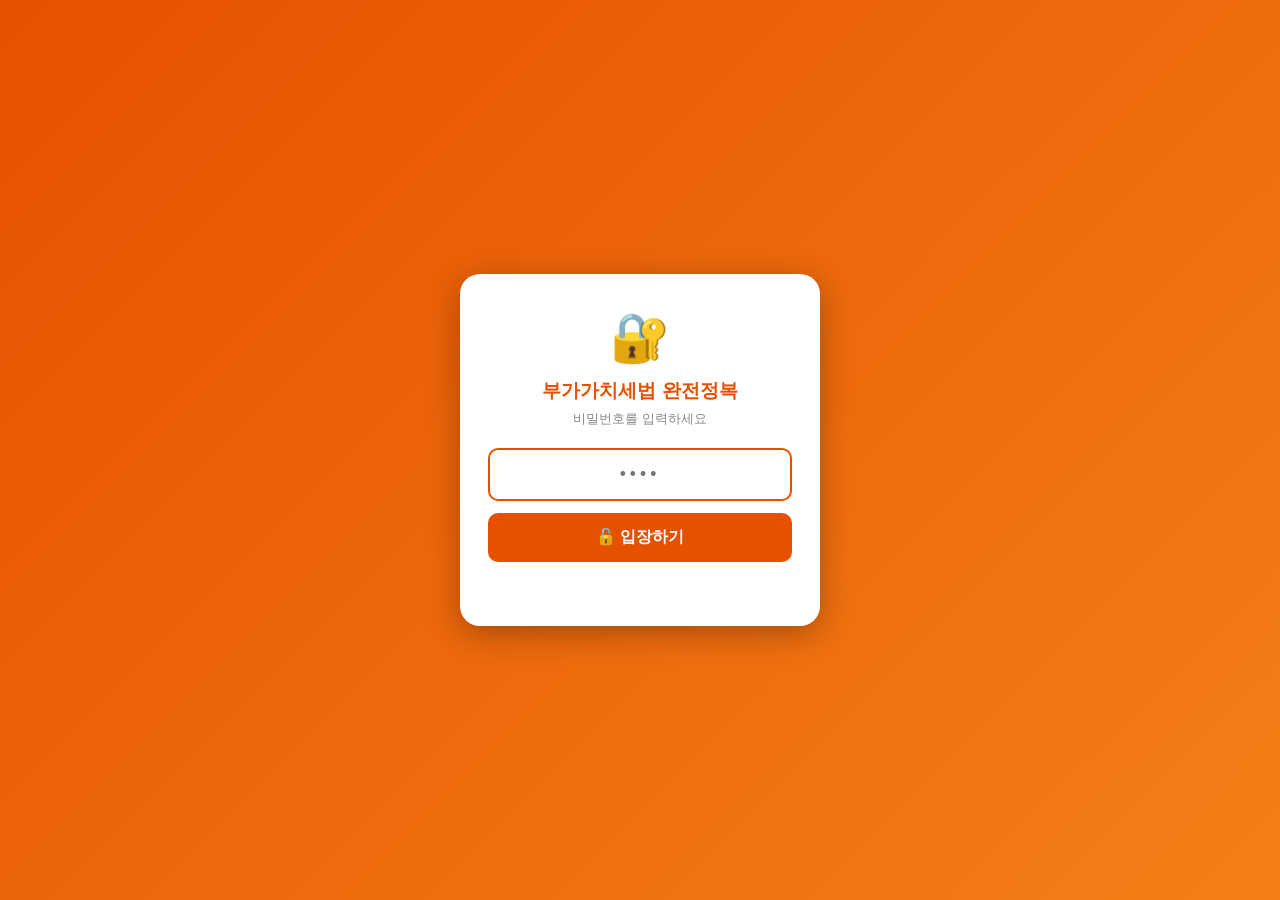
<file: index.html>
<!DOCTYPE html>
<html lang="ko">
<head>
  <meta charset="UTF-8">
  <meta name="viewport" content="width=device-width, initial-scale=1.0">
  <title>부가가치세법 완전정복</title>
  <link rel="stylesheet" href="style.css">
  <style>
    .lock-screen{position:fixed;top:0;left:0;width:100%;height:100%;background:linear-gradient(135deg,#E65100,#F57F17);display:flex;justify-content:center;align-items:center;z-index:9999;}
    .lock-box{background:white;border-radius:20px;padding:36px 28px;text-align:center;width:90%;max-width:360px;box-shadow:0 8px 32px rgba(0,0,0,0.3);}
    .lock-box .lock-icon{font-size:3rem;margin-bottom:12px;}
    .lock-box h2{font-size:1.2rem;color:#E65100;margin-bottom:6px;}
    .lock-box p{font-size:0.82rem;color:#888;margin-bottom:20px;}
    .lock-input{width:100%;padding:14px 16px;border:2px solid #FFCC80;border-radius:10px;font-size:1.1rem;text-align:center;letter-spacing:4px;font-family:inherit;margin-bottom:12px;outline:none;transition:border-color 0.2s;}
    .lock-input:focus{border-color:#E65100;}
    .lock-input.wrong{border-color:#E53935;animation:shake 0.3s;}
    @keyframes shake{0%,100%{transform:translateX(0);}25%{transform:translateX(-8px);}75%{transform:translateX(8px);}}
    .lock-btn{width:100%;padding:14px;background:#E65100;color:white;border:none;border-radius:10px;font-size:1rem;font-weight:bold;font-family:inherit;cursor:pointer;}
    .wrong-msg{color:#E53935;font-size:0.82rem;margin-top:8px;min-height:20px;}
    .main-content{display:none;}
    .main-content.unlocked{display:block;}
  </style>
</head>
<body>

<div class="lock-screen" id="lockScreen">
  <div class="lock-box">
    <div class="lock-icon">🔐</div>
    <h2>부가가치세법 완전정복</h2>
    <p>비밀번호를 입력하세요</p>
    <input type="password" class="lock-input" id="pwInput"
           placeholder="••••" maxlength="20"
           onkeydown="if(event.key==='Enter')checkPw()">
    <button class="lock-btn" onclick="checkPw()">🔓 입장하기</button>
    <div class="wrong-msg" id="wrongMsg"></div>
  </div>
</div>

<div class="main-content" id="mainContent">

<div class="header">
  <h1>🧾 부가가치세법 완전정복</h1>
  <div class="sub">2026 세법강의 필기노트 원문 기반</div>
</div>

<div class="container">

  <div class="dday-badge">
    <div class="dday-num" id="ddayNum">D-???</div>
    <div class="dday-label">1차 시험 | 2027년 4월 24일 (토)</div>
  </div>

  <div class="card">
    <div class="card-title">📊 전체 학습 진도</div>
    <div style="display:flex;justify-content:space-between;
                font-size:0.85rem;color:#555;margin-bottom:4px;">
      <span>전체 정답률</span>
      <span id="totalPctLabel">0%</span>
    </div>
    <div class="progress-wrap">
      <div class="progress-bar" id="totalProgressBar" style="width:0%"></div>
    </div>
  </div>

  <div class="card">
    <div class="card-title">📚 챕터 선택</div>
    <div class="chapter-grid" id="chapterGrid"></div>
  </div>

  <div class="card" id="typeCard" style="display:none;">
    <div class="card-title" id="typeCardTitle">📝 학습 유형 선택</div>
    <div class="type-grid" id="typeGrid"></div>
  </div>

  <div class="card">
    <div class="card-title">🔁 오답 복습 (최근 20개)</div>
    <div id="todayWrongList"></div>
  </div>

</div>

<div class="bottom-nav">
  <button class="nav-btn active" onclick="location.href='index.html'">
    <span class="icon">🏠</span>홈
  </button>
  <button class="nav-btn" onclick="location.href='ox.html'">
    <span class="icon">⭕</span>OX
  </button>
  <button class="nav-btn" onclick="location.href='choice.html'">
    <span class="icon">📝</span>4지선다
  </button>
  <button class="nav-btn" onclick="location.href='blank.html'">
    <span class="icon">✏️</span>빈칸
  </button>
  <button class="nav-btn" onclick="location.href='white.html'">
    <span class="icon">📄</span>백지
  </button>
  <button class="nav-btn" onclick="location.href='progress.html'">
    <span class="icon">📈</span>진도
  </button>
</div>

</div>

<script src="data/ch01.js"></script>
<script src="data/ch02.js"></script>
<script src="data/ch03.js"></script>
<script src="data/ch04.js"></script>
<script src="data/ch05.js"></script>
<script src="data/ch06.js"></script>
<script src="data/ch07.js"></script>
<script src="data/ch08.js"></script>
<script src="data/ch09.js"></script>
<script src="data/ch10.js"></script>
<script src="app.js"></script>
<script>
const PASSWORD='0209', SESSION_KEY='vat_auth';

function checkPw(){
  const input=document.getElementById('pwInput').value;
  if(input===PASSWORD){
    sessionStorage.setItem(SESSION_KEY,'true');
    unlock();
  } else {
    const el=document.getElementById('pwInput');
    el.classList.add('wrong');
    document.getElementById('wrongMsg').textContent='❌ 비밀번호가 틀렸습니다';
    el.value='';
    setTimeout(()=>{
      el.classList.remove('wrong');
      document.getElementById('wrongMsg').textContent='';
    },1500);
  }
}

function unlock(){
  document.getElementById('lockScreen').style.display='none';
  document.getElementById('mainContent').classList.add('unlocked');
  initMain();
}

function checkSession(){
  if(sessionStorage.getItem(SESSION_KEY)==='true') unlock();
  else setTimeout(()=>document.getElementById('pwInput').focus(),300);
}

function initMain(){
  document.getElementById('ddayNum').textContent=getDDay();
  renderTotalProgress();
  renderChapterGrid();
  renderRecentWrong();
}

function renderTotalProgress(){
  const p=getProgress();let c=0,t=0;
  Object.values(p).forEach(ch=>Object.values(ch).forEach(v=>{c+=v.correct;t+=v.total;}));
  const pct=t>0?Math.round(c/t*100):0;
  document.getElementById('totalPctLabel').textContent=`${pct}%`;
  document.getElementById('totalProgressBar').style.width=`${pct}%`;
}

function renderChapterGrid(){
  const grid=document.getElementById('chapterGrid');grid.innerHTML='';
  const colors=['#E53935','#F57F17','#FBC02D','#7B1FA2','#1565C0',
                '#00838F','#2E7D32','#4E342E','#37474F','#B71C1C'];
  CHAPTER_LIST.forEach((ch,i)=>{
    const pct=getChapterPct(ch.key),color=colors[i]||'#E65100';
    const card=document.createElement('div');
    card.className='chapter-card';
    card.style.borderLeftColor=color;
    card.innerHTML=`
      <div class="ch-num">CH${String(i+1).padStart(2,'0')}</div>
      <div class="ch-name" style="color:${color};">
        ${ch.label.replace(/CH\d+\s*/,'')}
      </div>
      <div style="font-size:0.75rem;color:#888;margin-bottom:6px;">
        ${pct}% 달성
      </div>
      <div class="ch-progress">
        <div class="ch-bar" style="width:${pct}%;background:${color};"></div>
      </div>`;
    card.onclick=()=>selectChapter(ch.key,ch.label,color);
    grid.appendChild(card);
  });
}

function selectChapter(chKey,chLabel,color){
  window.SELECTED_CH=chKey;
  const typeCard=document.getElementById('typeCard');
  typeCard.style.display='block';
  document.getElementById('typeCardTitle').textContent=
    `📝 ${chLabel} — 학습 유형 선택`;
  typeCard.scrollIntoView({behavior:'smooth',block:'start'});
  renderTypeGrid(chKey,color);
}

function renderTypeGrid(chKey,color){
  const grid=document.getElementById('typeGrid');grid.innerHTML='';
  const ch=getChData(chKey);
  TYPE_LIST.forEach(type=>{
    const data=ch?(ch[type.key]||[]):[];
    if(!data.length)return;
    const btn=document.createElement('button');
    btn.className='type-btn';
    btn.style.background=type.color;
    btn.innerHTML=`${type.icon}<br>${type.label}<br>
      <span style="font-size:0.72rem;opacity:0.85;">${data.length}문항</span>`;
    btn.onclick=()=>goToType(chKey,type.key);
    grid.appendChild(btn);
  });
}

function goToType(chKey,typeKey){
  const pageMap={
    ox:'ox.html',choice:'choice.html',
    blank:'blank.html',card:'card.html',
    compare:'compare.html',number:'number.html',
    flow:'flow.html',white:'white.html'
  };
  const page=pageMap[typeKey];if(!page)return;
  sessionStorage.setItem('sel_ch',chKey);
  sessionStorage.setItem('sel_type',typeKey);
  location.href=page;
}

function renderRecentWrong(){
  const wrongs=getWrongNotes().slice(-20).reverse();
  const container=document.getElementById('todayWrongList');
  if(!wrongs.length){
    container.innerHTML=
      '<div style="text-align:center;color:#aaa;padding:12px;">오답 기록이 없습니다</div>';
    return;
  }
  container.innerHTML='';
  wrongs.forEach(w=>{
    const item=document.createElement('div');
    item.className='wrong-item';
    const chLabel=CHAPTER_LIST.find(c=>c.key===w.chKey)?.label||w.chKey;
    item.innerHTML=`
      <div class="wi-q">
        <span style="font-size:0.72rem;color:#E65100;font-weight:bold;">
          ${chLabel}
        </span><br>Q. ${w.q}
      </div>
      <div class="wi-ans">
        <span class="ans-my">내 답: ${w.myAns}</span>
        <span class="ans-correct">정답: ${w.correctAns}</span>
      </div>
      <div class="wi-exp">📖 ${w.해설}</div>
      ${w.원문?`<div style="font-size:0.75rem;color:#888;margin-top:3px;">
        📌 원문: ${w.원문}</div>`:''}
      <div style="font-size:0.72rem;color:#aaa;margin-top:3px;">
        📅 ${w.date}
      </div>`;
    container.appendChild(item);
  });
}

checkSession();
</script>
</body>
</html>
</file>
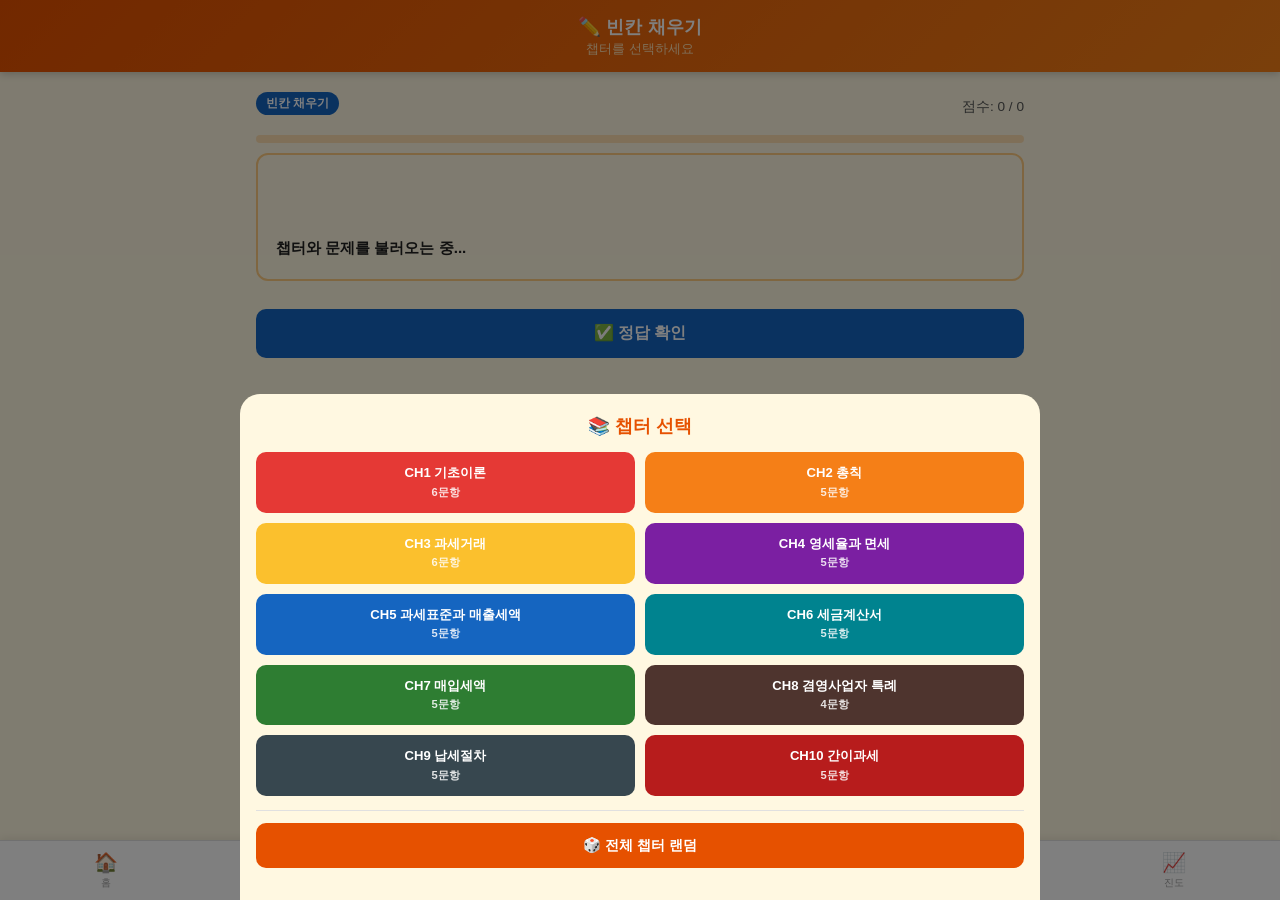
<file: blank.html>
<!DOCTYPE html>
<html lang="ko">
<head>
  <meta charset="UTF-8">
  <meta name="viewport" content="width=device-width, initial-scale=1.0">
  <title>빈칸 채우기 | 부가가치세법</title>
  <link rel="stylesheet" href="style.css">
</head>
<body>

<div class="header">
  <h1>✏️ 빈칸 채우기</h1>
  <div class="sub" id="headerSub">챕터를 선택하세요</div>
</div>

<div class="container" id="quizPage">
  <div class="info-bar">
    <div>
      <span class="type-badge" id="typeBadge" style="background:#1565C0;">빈칸 채우기</span>
      <span id="progressText" style="margin-left:6px;font-size:0.85rem;"></span>
    </div>
    <div id="scoreText" style="font-size:0.85rem;color:#555;">점수: 0 / 0</div>
  </div>
  <div class="progress-wrap">
    <div class="progress-bar" id="progressBar" style="width:0%;background:#1565C0;"></div>
  </div>
  <div class="question-box" id="questionBox">
    <span class="q-label" id="qLabel"></span>
    <span id="qText">챕터와 문제를 불러오는 중...</span>
  </div>
  <div id="blankWrap" style="display:flex;flex-direction:column;gap:10px;margin:10px 0;"></div>
  <button class="btn-save" id="btnCheck" onclick="checkAnswer()" style="background:#1565C0;margin-bottom:8px;">✅ 정답 확인</button>
  <div class="result-text" id="resultText"></div>
  <div class="explain-box" id="explainBox"></div>
  <div class="source-box" id="sourceBox"></div>
  <div class="bottom-btns">
    <button class="btn-next" id="btnNext" onclick="nextQuestion()" disabled>다음 ▶</button>
    <button class="btn-show-source" id="btnSource" onclick="toggleSource()" style="display:none;">📌 원문 보기</button>
    <button class="btn-change" onclick="showModal()">챕터 변경</button>
    <button class="btn-change" style="background:#546E7A;" onclick="location.href='index.html'">🏠 홈</button>
  </div>
</div>

<div class="container" id="resultPage" style="display:none;">
  <div class="card">
    <div class="card-title">🎉 빈칸 채우기 완료!</div>
    <div id="resultContent"></div>
  </div>
  <div class="bottom-btns">
    <button class="btn-next" onclick="retrySession()">🔄 다시 풀기</button>
    <button class="btn-change" onclick="showModal()">📚 챕터 변경</button>
    <button class="btn-change" style="background:#546E7A;" onclick="location.href='index.html'">🏠 홈</button>
  </div>
</div>

<div class="modal-overlay" id="modal" onclick="closeModalOutside(event)">
  <div class="modal">
    <h2>📚 챕터 선택</h2>
    <div id="modalChGrid" style="display:grid;grid-template-columns:1fr 1fr;gap:10px;"></div>
    <div style="margin-top:14px;border-top:1px solid #E0E0E0;padding-top:12px;">
      <button onclick="startAllChapters()" style="width:100%;padding:13px;background:#E65100;color:white;border:none;border-radius:10px;font-size:0.9rem;font-weight:bold;font-family:inherit;cursor:pointer;">🎲 전체 챕터 랜덤</button>
    </div>
  </div>
</div>

<div class="bottom-nav">
  <button class="nav-btn" onclick="location.href='index.html'"><span class="icon">🏠</span>홈</button>
  <button class="nav-btn" onclick="location.href='ox.html'"><span class="icon">⭕</span>OX</button>
  <button class="nav-btn" onclick="location.href='choice.html'"><span class="icon">📝</span>4지선다</button>
  <button class="nav-btn active" onclick="location.href='blank.html'"><span class="icon">✏️</span>빈칸</button>
  <button class="nav-btn" onclick="location.href='white.html'"><span class="icon">📄</span>백지</button>
  <button class="nav-btn" onclick="location.href='progress.html'"><span class="icon">📈</span>진도</button>
</div>

<script src="data/ch01.js"></script>
<script src="data/ch02.js"></script>
<script src="data/ch03.js"></script>
<script src="data/ch04.js"></script>
<script src="data/ch05.js"></script>
<script src="data/ch06.js"></script>
<script src="data/ch07.js"></script>
<script src="data/ch08.js"></script>
<script src="data/ch09.js"></script>
<script src="data/ch10.js"></script>
<script src="app.js"></script>
<script>
let questions=[],idx=0,correct=0,total=0,wrongs=[],answered=false,currentChKey='',sourceVisible=false;

function init(){
  const ch=sessionStorage.getItem('sel_ch'),type=sessionStorage.getItem('sel_type');
  if(ch&&type==='blank')startChapter(ch);else showModal();
}

function buildModal(){
  const grid=document.getElementById('modalChGrid');grid.innerHTML='';
  const colors=['#E53935','#F57F17','#FBC02D','#7B1FA2','#1565C0','#00838F','#2E7D32','#4E342E','#37474F','#B71C1C'];
  CHAPTER_LIST.forEach((ch,i)=>{
    const data=getTypeData(ch.key,'blank');if(!data.length)return;
    const btn=document.createElement('button');
    btn.style.cssText=`padding:12px 8px;border:none;border-radius:10px;background:${colors[i]};color:white;font-size:0.82rem;font-weight:bold;font-family:inherit;cursor:pointer;line-height:1.4;`;
    btn.innerHTML=`CH${i+1} ${ch.label.replace(/CH\d+\s*/,'')}<br><span style="font-size:0.7rem;opacity:0.85;">${data.length}문항</span>`;
    btn.onclick=()=>{closeModal();startChapter(ch.key);};grid.appendChild(btn);
  });
}

function showModal(){buildModal();document.getElementById('modal').classList.add('active');}
function closeModal(){document.getElementById('modal').classList.remove('active');}

function startChapter(chKey){
  currentChKey=chKey;
  const raw=getTypeData(chKey,'blank');if(!raw.length){showToast('빈칸 문제가 없습니다');return;}
  questions=shuffle(raw);idx=0;correct=0;total=0;wrongs=[];
  const ch=getChData(chKey);
  document.getElementById('headerSub').textContent=ch?ch.title:chKey;
  document.getElementById('quizPage').style.display='block';
  document.getElementById('resultPage').style.display='none';
  loadQuestion();
}

function startAllChapters(){
  closeModal();currentChKey='ALL';let all=[];
  CHAPTER_LIST.forEach(ch=>{all=all.concat(getTypeData(ch.key,'blank').map(q=>({...q,_chKey:ch.key})));});
  if(!all.length){showToast('문제가 없습니다');return;}
  questions=shuffle(all);idx=0;correct=0;total=0;wrongs=[];
  document.getElementById('headerSub').textContent='전체 챕터 랜덤';
  document.getElementById('quizPage').style.display='block';
  document.getElementById('resultPage').style.display='none';
  loadQuestion();
}

function loadQuestion(){
  answered=false;sourceVisible=false;
  const q=questions[idx],t=questions.length;
  const chKey=q._chKey||currentChKey;
  const chLabel=CHAPTER_LIST.find(c=>c.key===chKey)?.label||chKey;
  document.getElementById('progressText').textContent=`${idx+1} / ${t}`;
  document.getElementById('scoreText').textContent=`점수: ${correct} / ${total}`;
  document.getElementById('progressBar').style.width=`${(idx/t)*100}%`;
  document.getElementById('qLabel').textContent=chLabel;
  document.getElementById('qText').textContent=q.q;
  const wrap=document.getElementById('blankWrap');wrap.innerHTML='';
  q.answers.forEach((ans,i)=>{
    const div=document.createElement('div');div.style.cssText='display:flex;align-items:center;gap:8px;';
    div.innerHTML=`<span style="font-size:0.85rem;color:#E65100;font-weight:bold;width:24px;flex-shrink:0;">${i+1})</span><input type="text" class="blank-input" id="blank_${i}" placeholder="정답을 입력하세요" style="flex:1;" onkeydown="if(event.key==='Enter')checkAnswer()">`;
    wrap.appendChild(div);
  });
  document.getElementById('resultText').textContent='';
  document.getElementById('resultText').className='result-text';
  document.getElementById('explainBox').classList.remove('show');
  document.getElementById('sourceBox').classList.remove('show');
  document.getElementById('btnCheck').disabled=false;
  document.getElementById('btnNext').disabled=true;
  document.getElementById('btnSource').style.display='none';
  setTimeout(()=>{const f=document.getElementById('blank_0');if(f)f.focus();},100);
}

function checkAnswer(){
  if(answered)return;answered=true;
  const q=questions[idx],chKey=q._chKey||currentChKey;
  let allCorrect=true,myAnswers=[];
  q.answers.forEach((ans,i)=>{
    const input=document.getElementById(`blank_${i}`);
    const userVal=input?input.value.trim():'';myAnswers.push(userVal);
    const normalize=str=>str.replace(/\s/g,'').toLowerCase();
    const isOk=normalize(userVal)===normalize(ans);
    if(input){input.className=`blank-input ${isOk?'correct':'wrong'}`;input.disabled=true;if(!isOk){input.value=`${userVal}  →  정답: ${ans}`;allCorrect=false;}}
  });
  total++;
  if(allCorrect){correct++;document.getElementById('resultText').textContent='✅  정답입니다!';document.getElementById('resultText').className='result-text correct';}
  else{document.getElementById('resultText').textContent=`❌  오답!  정답: ${q.answers.join(' / ')}`;document.getElementById('resultText').className='result-text wrong';wrongs.push({...q,myAnswers});addWrongNote(chKey,'blank',q.q,myAnswers.join(' / '),q.answers.join(' / '),q.해설,q.원문);}
  updateProgress(chKey,'blank',allCorrect?1:0,1);
  const explainBox=document.getElementById('explainBox');explainBox.textContent=`📖 해설:  ${q.해설}`;explainBox.classList.add('show');
  if(q.원문){document.getElementById('btnSource').style.display='inline-block';document.getElementById('sourceBox').textContent=`📌 원문:  ${q.원문}`;}
  document.getElementById('btnCheck').disabled=true;
  document.getElementById('btnNext').disabled=false;
  document.getElementById('scoreText').textContent=`점수: ${correct} / ${total}`;
}

function toggleSource(){
  const box=document.getElementById('sourceBox');sourceVisible=!sourceVisible;
  if(sourceVisible){box.classList.add('show');document.getElementById('btnSource').textContent='📌 원문 닫기';}
  else{box.classList.remove('show');document.getElementById('btnSource').textContent='📌 원문 보기';}
}

function nextQuestion(){idx++;if(idx>=questions.length)showResult();else loadQuestion();}

function showResult(){
  document.getElementById('quizPage').style.display='none';
  document.getElementById('resultPage').style.display='block';
  const ch=getChData(currentChKey);
  const chLabel=ch?ch.title:(currentChKey==='ALL'?'전체 챕터':currentChKey);
  const pct=total>0?Math.round(correct/total*100):0;
  let msg=pct>=90?'🏆 훌륭합니다!':pct>=70?'👍 잘 하셨어요!':'📖 조금 더 복습해봐요!';
  let wrongHTML='';
  if(!wrongs.length)wrongHTML='<div style="text-align:center;color:#2E7D32;font-weight:bold;padding:14px;">🎊 모든 문제 정답!</div>';
  else{wrongHTML=`<div style="font-weight:bold;color:#B71C1C;margin:14px 0 8px;">❌ 틀린 문제 (${wrongs.length}개)</div>`;wrongs.forEach((w,i)=>{wrongHTML+=`<div class="wrong-item"><div class="wi-q">Q${i+1}. ${w.q}</div><div class="wi-ans"><span class="ans-my">내 답: ${w.myAnswers?.join(' / ')||'-'}</span><span class="ans-correct">정답: ${w.answers.join(' / ')}</span></div><div class="wi-exp">📖 ${w.해설}</div>${w.원문?`<div style="font-size:0.75rem;color:#888;margin-top:3px;">📌 원문: ${w.원문}</div>`:''}</div>`;});}
  document.getElementById('resultContent').innerHTML=`<div style="text-align:center;margin-bottom:14px;"><div style="font-size:0.9rem;color:#555;">${chLabel}</div><div style="font-size:2.2rem;font-weight:bold;color:#E65100;margin:6px 0;">${correct} / ${total}</div><div style="font-size:1rem;color:#555;">정답률 ${pct}%</div><div style="font-size:1.1rem;font-weight:bold;color:#E65100;margin-top:4px;">${msg}</div></div>${wrongHTML}`;
  window.scrollTo(0,0);
}

function retrySession(){if(currentChKey==='ALL')startAllChapters();else startChapter(currentChKey);}
init();
</script>
</body>
</html>
</file>
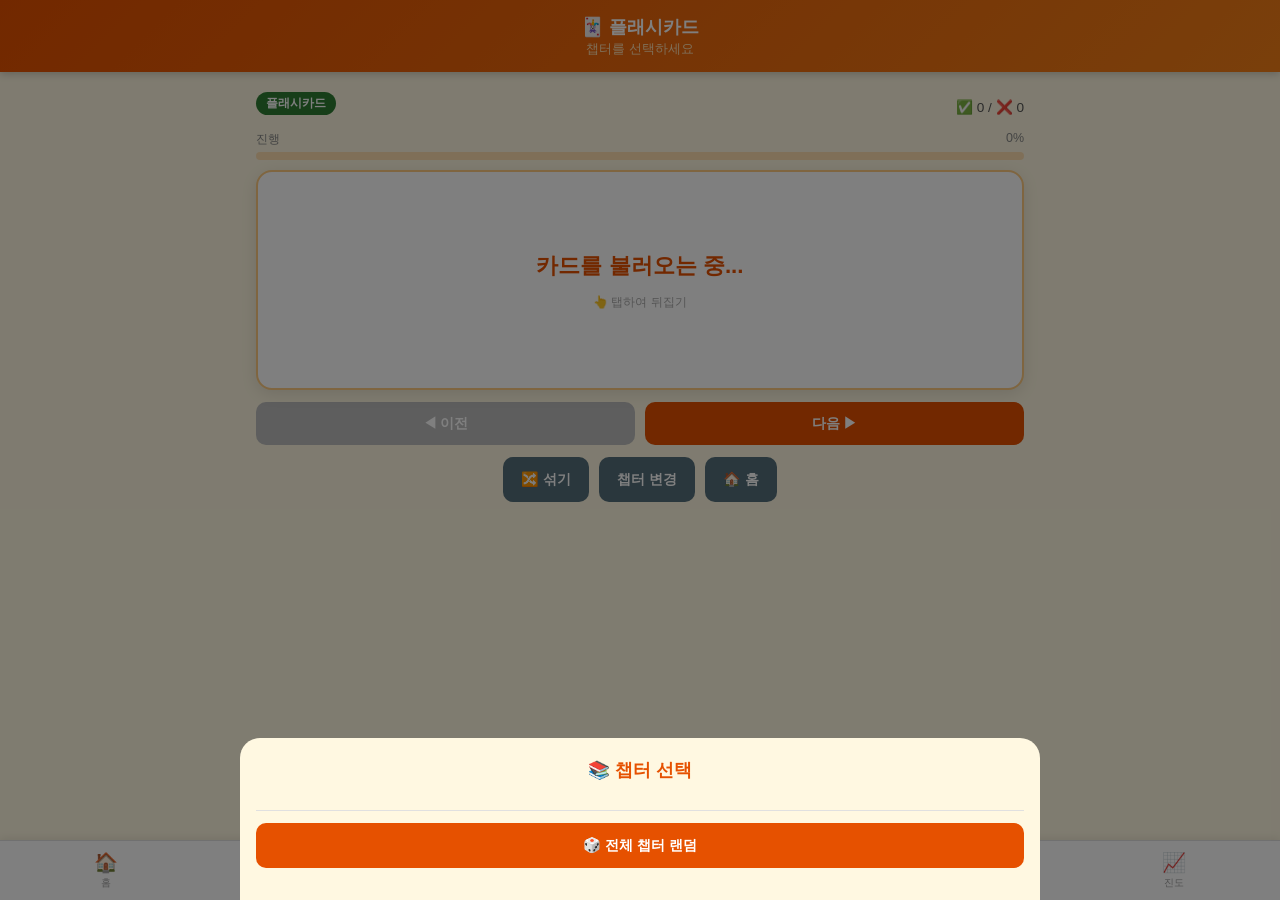
<file: card.html>
<!DOCTYPE html>
<html lang="ko">
<head>
  <meta charset="UTF-8">
  <meta name="viewport" content="width=device-width, initial-scale=1.0">
  <title>플래시카드 | 부가가치세법</title>
  <link rel="stylesheet" href="style.css">
  <style>
    .flashcard-wrap{perspective:1000px;margin:10px 0;}
    .flashcard-inner{position:relative;width:100%;min-height:220px;transition:transform 0.5s;transform-style:preserve-3d;cursor:pointer;}
    .flashcard-inner.flipped{transform:rotateY(180deg);}
    .card-face{position:absolute;width:100%;min-height:220px;border-radius:16px;padding:28px 20px;display:flex;flex-direction:column;justify-content:center;align-items:center;text-align:center;backface-visibility:hidden;-webkit-backface-visibility:hidden;box-shadow:0 4px 16px rgba(0,0,0,0.1);}
    .card-front{background:white;border:2px solid #FFCC80;}
    .card-back{background:#FFF3E0;border:2px solid #E65100;transform:rotateY(180deg);}
    .card-front .term{font-size:1.4rem;font-weight:bold;color:#E65100;line-height:1.5;}
    .card-back .meaning{font-size:0.95rem;color:#E65100;line-height:1.8;white-space:pre-line;}
    .card-back .source{font-size:0.75rem;color:#888;margin-top:10px;border-top:1px solid #FFCC80;padding-top:8px;width:100%;text-align:center;}
    .flip-hint{font-size:0.75rem;color:#AAA;margin-top:12px;}
    .card-nav{display:flex;justify-content:space-between;align-items:center;gap:10px;margin:12px 0;}
    .btn-prev,.btn-next-card{flex:1;padding:12px;border:none;border-radius:10px;font-size:0.9rem;font-weight:bold;font-family:inherit;cursor:pointer;color:white;}
    .btn-prev{background:#546E7A;}.btn-next-card{background:#E65100;}
    .btn-prev:disabled,.btn-next-card:disabled{background:#BDBDBD;cursor:default;}
    .know-wrap{display:flex;gap:10px;margin:8px 0 14px;}
    .btn-know{flex:1;padding:13px;border:none;border-radius:10px;font-size:0.9rem;font-weight:bold;font-family:inherit;cursor:pointer;color:white;}
    .btn-know.yes{background:#2E7D32;}.btn-know.no{background:#E53935;}
  </style>
</head>
<body>

<div class="header">
  <h1>🃏 플래시카드</h1>
  <div class="sub" id="headerSub">챕터를 선택하세요</div>
</div>

<div class="container" id="quizPage">
  <div class="info-bar">
    <div>
      <span class="type-badge" id="typeBadge" style="background:#2E7D32;">플래시카드</span>
      <span id="progressText" style="margin-left:6px;font-size:0.85rem;"></span>
    </div>
    <div id="knowScore" style="font-size:0.85rem;color:#555;">✅ 0 / ❌ 0</div>
  </div>
  <div style="display:flex;justify-content:space-between;font-size:0.78rem;color:#888;margin-bottom:3px;">
    <span>진행</span><span id="progressPct">0%</span>
  </div>
  <div class="progress-wrap">
    <div class="progress-bar" id="progressBar" style="width:0%;background:#2E7D32;"></div>
  </div>
  <div style="text-align:center;font-size:0.85rem;color:#888;margin-bottom:6px;" id="cardCounter"></div>
  <div class="flashcard-wrap">
    <div class="flashcard-inner" id="flashcardInner" onclick="flipCard()">
      <div class="card-face card-front"><div class="term" id="cardFront">카드를 불러오는 중...</div><div class="flip-hint">👆 탭하여 뒤집기</div></div>
      <div class="card-face card-back"><div class="meaning" id="cardBack"></div><div class="source" id="cardSource"></div></div>
    </div>
  </div>
  <div class="know-wrap" id="knowWrap" style="display:none;">
    <button class="btn-know yes" onclick="markKnow(true)">✅ 알고 있어요</button>
    <button class="btn-know no" onclick="markKnow(false)">❌ 모르겠어요</button>
  </div>
  <div class="card-nav">
    <button class="btn-prev" id="btnPrev" onclick="prevCard()" disabled>◀ 이전</button>
    <button class="btn-next-card" id="btnNextCard" onclick="nextCard()">다음 ▶</button>
  </div>
  <div class="bottom-btns">
    <button class="btn-change" onclick="shuffleCards()">🔀 섞기</button>
    <button class="btn-change" onclick="showModal()">챕터 변경</button>
    <button class="btn-change" style="background:#546E7A;" onclick="location.href='index.html'">🏠 홈</button>
  </div>
</div>

<div class="container" id="resultPage" style="display:none;">
  <div class="card"><div class="card-title">🎉 플래시카드 완료!</div><div id="resultContent"></div></div>
  <div class="bottom-btns">
    <button class="btn-next" onclick="retryAll()">🔄 전체 다시</button>
    <button class="btn-next" style="background:#E53935;" onclick="retryWrong()">❌ 모르는 것만</button>
    <button class="btn-change" onclick="showModal()">📚 챕터 변경</button>
    <button class="btn-change" style="background:#546E7A;" onclick="location.href='index.html'">🏠 홈</button>
  </div>
</div>

<div class="modal-overlay" id="modal" onclick="closeModalOutside(event)">
  <div class="modal">
    <h2>📚 챕터 선택</h2>
    <div id="modalChGrid" style="display:grid;grid-template-columns:1fr 1fr;gap:10px;"></div>
    <div style="margin-top:14px;border-top:1px solid #E0E0E0;padding-top:12px;">
      <button onclick="startAllChapters()" style="width:100%;padding:13px;background:#E65100;color:white;border:none;border-radius:10px;font-size:0.9rem;font-weight:bold;font-family:inherit;cursor:pointer;">🎲 전체 챕터 랜덤</button>
    </div>
  </div>
</div>

<div class="bottom-nav">
  <button class="nav-btn" onclick="location.href='index.html'"><span class="icon">🏠</span>홈</button>
  <button class="nav-btn" onclick="location.href='ox.html'"><span class="icon">⭕</span>OX</button>
  <button class="nav-btn" onclick="location.href='choice.html'"><span class="icon">📝</span>4지선다</button>
  <button class="nav-btn" onclick="location.href='blank.html'"><span class="icon">✏️</span>빈칸</button>
  <button class="nav-btn" onclick="location.href='white.html'"><span class="icon">📄</span>백지</button>
  <button class="nav-btn" onclick="location.href='progress.html'"><span class="icon">📈</span>진도</button>
</div>

<script src="data/ch01.js"></script>
<script src="data/ch02.js"></script>
<script src="data/ch03.js"></script>
<script src="data/ch04.js"></script>
<script src="data/ch05.js"></script>
<script src="data/ch06.js"></script>
<script src="data/ch07.js"></script>
<script src="data/ch08.js"></script>
<script src="data/ch09.js"></script>
<script src="data/ch10.js"></script>
<script src="app.js"></script>
<script>
let cards=[],idx=0,knownCount=0,unknownCount=0,unknownCards=[],isFlipped=false,currentChKey='';

function init(){
  const ch=sessionStorage.getItem('sel_ch'),type=sessionStorage.getItem('sel_type');
  if(ch&&type==='card')startChapter(ch);else showModal();
}

function buildModal(){
  const grid=document.getElementById('modalChGrid');grid.innerHTML='';
  const colors=['#E53935','#F57F17','#FBC02D','#7B1FA2','#1565C0','#00838F','#2E7D32','#4E342E','#37474F','#B71C1C'];
  CHAPTER_LIST.forEach((ch,i)=>{
    const data=getTypeData(ch.key,'cards');if(!data.length)return;
    const btn=document.createElement('button');
    btn.style.cssText=`padding:12px 8px;border:none;border-radius:10px;background:${colors[i]};color:white;font-size:0.82rem;font-weight:bold;font-family:inherit;cursor:pointer;line-height:1.4;`;
    btn.innerHTML=`CH${i+1} ${ch.label.replace(/CH\d+\s*/,'')}<br><span style="font-size:0.7rem;opacity:0.85;">${data.length}장</span>`;
    btn.onclick=()=>{closeModal();startChapter(ch.key);};grid.appendChild(btn);
  });
}

function showModal(){buildModal();document.getElementById('modal').classList.add('active');}
function closeModal(){document.getElementById('modal').classList.remove('active');}

function startChapter(chKey){
  currentChKey=chKey;
  const raw=getTypeData(chKey,'cards');if(!raw.length){showToast('카드가 없습니다');return;}
  cards=shuffle(raw);resetSession();
  const ch=getChData(chKey);
  document.getElementById('headerSub').textContent=ch?ch.title:chKey;
  document.getElementById('quizPage').style.display='block';
  document.getElementById('resultPage').style.display='none';
  loadCard();
}

function startAllChapters(){
  closeModal();currentChKey='ALL';let all=[];
  CHAPTER_LIST.forEach(ch=>{all=all.concat(getTypeData(ch.key,'cards').map(c=>({...c,_chKey:ch.key})));});
  if(!all.length){showToast('카드가 없습니다');return;}
  cards=shuffle(all);resetSession();
  document.getElementById('headerSub').textContent='전체 챕터 랜덤';
  document.getElementById('quizPage').style.display='block';
  document.getElementById('resultPage').style.display='none';
  loadCard();
}

function resetSession(){idx=0;knownCount=0;unknownCount=0;unknownCards=[];isFlipped=false;}

function loadCard(){
  isFlipped=false;
  const card=cards[idx],t=cards.length;
  document.getElementById('progressText').textContent=`${idx+1} / ${t}`;
  document.getElementById('progressBar').style.width=`${((idx+1)/t)*100}%`;
  document.getElementById('progressPct').textContent=`${Math.round(((idx+1)/t)*100)}%`;
  document.getElementById('cardCounter').textContent=`카드 ${idx+1} / ${t}`;
  document.getElementById('knowScore').textContent=`✅ ${knownCount} / ❌ ${unknownCount}`;
  document.getElementById('cardFront').textContent=card.front;
  document.getElementById('cardBack').textContent=card.back;
  document.getElementById('cardSource').textContent=card.원문?`📌 원문: ${card.원문}`:'';
  document.getElementById('flashcardInner').classList.remove('flipped');
  document.getElementById('knowWrap').style.display='none';
  document.getElementById('btnPrev').disabled=(idx===0);
  document.getElementById('btnNextCard').disabled=false;
}

function flipCard(){
  const inner=document.getElementById('flashcardInner');isFlipped=!isFlipped;
  if(isFlipped){inner.classList.add('flipped');document.getElementById('knowWrap').style.display='flex';}
  else{inner.classList.remove('flipped');document.getElementById('knowWrap').style.display='none';}
}

function markKnow(knows){
  if(knows)knownCount++;
  else{unknownCount++;unknownCards.push(cards[idx]);}
  document.getElementById('knowScore').textContent=`✅ ${knownCount} / ❌ ${unknownCount}`;
  nextCard();
}

function nextCard(){if(idx+1>=cards.length)showResult();else{idx++;loadCard();}}
function prevCard(){if(idx>0){idx--;loadCard();}}
function shuffleCards(){cards=shuffle(cards);resetSession();loadCard();showToast('🔀 카드를 섞었습니다!');}

function showResult(){
  document.getElementById('quizPage').style.display='none';
  document.getElementById('resultPage').style.display='block';
  const total=knownCount+unknownCount,pct=total>0?Math.round(knownCount/total*100):0;
  const chLabel=getChData(currentChKey)?.title||(currentChKey==='ALL'?'전체 챕터':currentChKey);
  let msg=pct>=90?'🏆 거의 다 외웠어요!':pct>=70?'👍 잘 하셨어요!':'📖 모르는 카드를 다시 봐요!';
  let unknownHTML='';
  if(unknownCards.length>0){
    unknownHTML=`<div style="font-weight:bold;color:#B71C1C;margin:14px 0 8px;">❌ 모르는 카드 (${unknownCards.length}장)</div>`;
    unknownCards.forEach((c,i)=>{unknownHTML+=`<div class="wrong-item"><div class="wi-q" style="font-size:1rem;color:#E65100;">${c.front}</div><div class="wi-exp" style="margin-top:6px;">${c.back}</div>${c.원문?`<div style="font-size:0.75rem;color:#888;margin-top:3px;">📌 원문: ${c.원문}</div>`:''}</div>`;});
  }
  document.getElementById('resultContent').innerHTML=`<div style="text-align:center;margin-bottom:14px;"><div style="font-size:0.9rem;color:#555;">${chLabel}</div><div style="font-size:2rem;font-weight:bold;color:#E65100;margin:6px 0;">✅ ${knownCount}  /  ❌ ${unknownCount}</div><div style="font-size:1rem;color:#555;">암기율 ${pct}% (총 ${cards.length}장)</div><div style="font-size:1.1rem;font-weight:bold;color:#E65100;margin-top:4px;">${msg}</div></div>${unknownHTML}`;
  window.scrollTo(0,0);
}

function retryAll(){if(currentChKey==='ALL')startAllChapters();else startChapter(currentChKey);}
function retryWrong(){if(!unknownCards.length){showToast('모르는 카드가 없습니다! 🎉');return;}cards=shuffle([...unknownCards]);resetSession();document.getElementById('quizPage').style.display='block';document.getElementById('resultPage').style.display='none';loadCard();}
init();
</script>
</body>
</html>
</file>
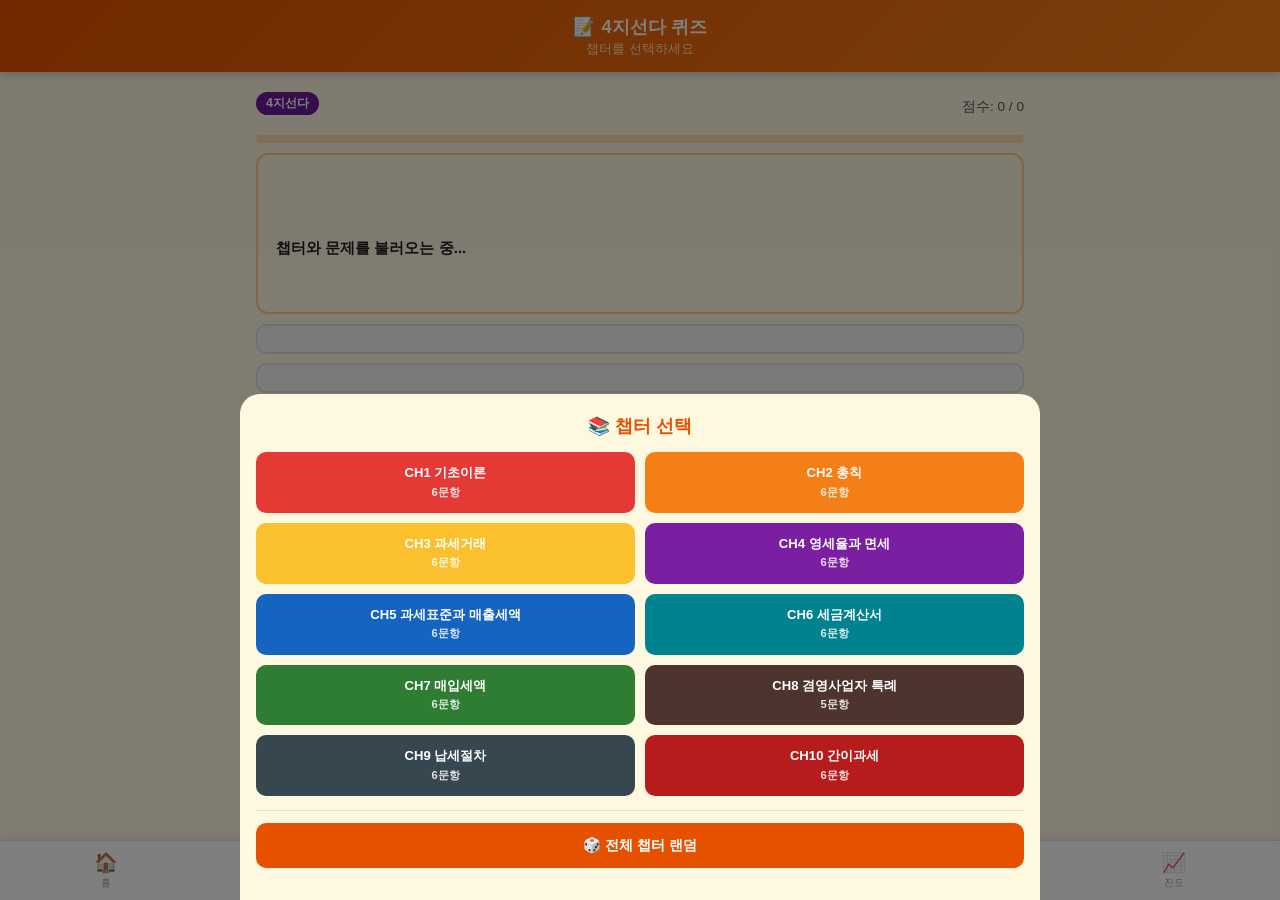
<file: choice.html>
<!DOCTYPE html>
<html lang="ko">
<head>
  <meta charset="UTF-8">
  <meta name="viewport" content="width=device-width, initial-scale=1.0">
  <title>4지선다 | 부가가치세법</title>
  <link rel="stylesheet" href="style.css">
</head>
<body>

<div class="header">
  <h1>📝 4지선다 퀴즈</h1>
  <div class="sub" id="headerSub">챕터를 선택하세요</div>
</div>

<div class="container" id="quizPage">
  <div class="info-bar">
    <div>
      <span class="type-badge" id="typeBadge" style="background:#6A1B9A;">4지선다</span>
      <span id="progressText" style="margin-left:6px;font-size:0.85rem;"></span>
    </div>
    <div id="scoreText" style="font-size:0.85rem;color:#555;">점수: 0 / 0</div>
  </div>
  <div class="progress-wrap">
    <div class="progress-bar" id="progressBar" style="width:0%;background:#6A1B9A;"></div>
  </div>
  <div class="question-box" id="questionBox">
    <span class="q-label" id="qLabel"></span>
    <span id="qText">챕터와 문제를 불러오는 중...</span>
    <span class="q-source" id="qSource"></span>
  </div>
  <div class="options-wrap" id="optionsWrap">
    <button class="opt-btn" id="opt0" onclick="answer(0)"></button>
    <button class="opt-btn" id="opt1" onclick="answer(1)"></button>
    <button class="opt-btn" id="opt2" onclick="answer(2)"></button>
    <button class="opt-btn" id="opt3" onclick="answer(3)"></button>
  </div>
  <div class="result-text" id="resultText"></div>
  <div class="explain-box" id="explainBox"></div>
  <div class="source-box" id="sourceBox"></div>
  <div class="bottom-btns">
    <button class="btn-next" id="btnNext" onclick="nextQuestion()" disabled>다음 ▶</button>
    <button class="btn-show-source" id="btnSource" onclick="toggleSource()" style="display:none;">📌 원문 보기</button>
    <button class="btn-change" onclick="showModal()">챕터 변경</button>
    <button class="btn-change" style="background:#546E7A;" onclick="location.href='index.html'">🏠 홈</button>
  </div>
</div>

<div class="container" id="resultPage" style="display:none;">
  <div class="card">
    <div class="card-title">🎉 4지선다 완료!</div>
    <div id="resultContent"></div>
  </div>
  <div class="bottom-btns">
    <button class="btn-next" onclick="retrySession()">🔄 다시 풀기</button>
    <button class="btn-change" onclick="showModal()">📚 챕터 변경</button>
    <button class="btn-change" style="background:#546E7A;" onclick="location.href='index.html'">🏠 홈</button>
  </div>
</div>

<div class="modal-overlay" id="modal" onclick="closeModalOutside(event)">
  <div class="modal">
    <h2>📚 챕터 선택</h2>
    <div id="modalChGrid" style="display:grid;grid-template-columns:1fr 1fr;gap:10px;"></div>
    <div style="margin-top:14px;border-top:1px solid #E0E0E0;padding-top:12px;">
      <button onclick="startAllChapters()" style="width:100%;padding:13px;background:#E65100;color:white;border:none;border-radius:10px;font-size:0.9rem;font-weight:bold;font-family:inherit;cursor:pointer;">🎲 전체 챕터 랜덤</button>
    </div>
  </div>
</div>

<div class="bottom-nav">
  <button class="nav-btn" onclick="location.href='index.html'"><span class="icon">🏠</span>홈</button>
  <button class="nav-btn" onclick="location.href='ox.html'"><span class="icon">⭕</span>OX</button>
  <button class="nav-btn active" onclick="location.href='choice.html'"><span class="icon">📝</span>4지선다</button>
  <button class="nav-btn" onclick="location.href='blank.html'"><span class="icon">✏️</span>빈칸</button>
  <button class="nav-btn" onclick="location.href='white.html'"><span class="icon">📄</span>백지</button>
  <button class="nav-btn" onclick="location.href='progress.html'"><span class="icon">📈</span>진도</button>
</div>

<script src="data/ch01.js"></script>
<script src="data/ch02.js"></script>
<script src="data/ch03.js"></script>
<script src="data/ch04.js"></script>
<script src="data/ch05.js"></script>
<script src="data/ch06.js"></script>
<script src="data/ch07.js"></script>
<script src="data/ch08.js"></script>
<script src="data/ch09.js"></script>
<script src="data/ch10.js"></script>
<script src="app.js"></script>
<script>
let questions=[],idx=0,correct=0,total=0,wrongs=[],answered=false,currentChKey='',currentOpts=[],sourceVisible=false;

function init(){
  const ch=sessionStorage.getItem('sel_ch'),type=sessionStorage.getItem('sel_type');
  if(ch&&type==='choice')startChapter(ch);else showModal();
}

function buildModal(){
  const grid=document.getElementById('modalChGrid');grid.innerHTML='';
  const colors=['#E53935','#F57F17','#FBC02D','#7B1FA2','#1565C0','#00838F','#2E7D32','#4E342E','#37474F','#B71C1C'];
  CHAPTER_LIST.forEach((ch,i)=>{
    const data=getTypeData(ch.key,'choice');if(!data.length)return;
    const btn=document.createElement('button');
    btn.style.cssText=`padding:12px 8px;border:none;border-radius:10px;background:${colors[i]};color:white;font-size:0.82rem;font-weight:bold;font-family:inherit;cursor:pointer;line-height:1.4;`;
    btn.innerHTML=`CH${i+1} ${ch.label.replace(/CH\d+\s*/,'')}<br><span style="font-size:0.7rem;opacity:0.85;">${data.length}문항</span>`;
    btn.onclick=()=>{closeModal();startChapter(ch.key);};grid.appendChild(btn);
  });
}

function showModal(){buildModal();document.getElementById('modal').classList.add('active');}
function closeModal(){document.getElementById('modal').classList.remove('active');}

function startChapter(chKey){
  currentChKey=chKey;
  const raw=getTypeData(chKey,'choice');if(!raw.length){showToast('문제가 없습니다');return;}
  questions=shuffle(raw);idx=0;correct=0;total=0;wrongs=[];
  const ch=getChData(chKey);
  document.getElementById('headerSub').textContent=ch?ch.title:chKey;
  document.getElementById('quizPage').style.display='block';
  document.getElementById('resultPage').style.display='none';
  loadQuestion();
}

function startAllChapters(){
  closeModal();currentChKey='ALL';let all=[];
  CHAPTER_LIST.forEach(ch=>{all=all.concat(getTypeData(ch.key,'choice').map(q=>({...q,_chKey:ch.key})));});
  if(!all.length){showToast('문제가 없습니다');return;}
  questions=shuffle(all);idx=0;correct=0;total=0;wrongs=[];
  document.getElementById('headerSub').textContent='전체 챕터 랜덤';
  document.getElementById('quizPage').style.display='block';
  document.getElementById('resultPage').style.display='none';
  loadQuestion();
}

function loadQuestion(){
  answered=false;sourceVisible=false;
  const q=questions[idx],t=questions.length;
  const chKey=q._chKey||currentChKey;
  const chLabel=CHAPTER_LIST.find(c=>c.key===chKey)?.label||chKey;
  document.getElementById('progressText').textContent=`${idx+1} / ${t}`;
  document.getElementById('scoreText').textContent=`점수: ${correct} / ${total}`;
  document.getElementById('progressBar').style.width=`${(idx/t)*100}%`;
  document.getElementById('qLabel').textContent=chLabel;
  document.getElementById('qText').textContent=q.q;
  document.getElementById('qSource').textContent='';
  const opts=shuffle([...q.options]);currentOpts=opts;
  const nums=['①','②','③','④'];
  for(let i=0;i<4;i++){const btn=document.getElementById(`opt${i}`);btn.textContent=`  ${nums[i]}  ${opts[i]}`;btn.className='opt-btn';btn.disabled=false;}
  document.getElementById('resultText').textContent='';
  document.getElementById('resultText').className='result-text';
  document.getElementById('explainBox').classList.remove('show');
  document.getElementById('sourceBox').classList.remove('show');
  document.getElementById('btnNext').disabled=true;
  document.getElementById('btnSource').style.display='none';
}

function answer(idx_btn){
  if(answered)return;answered=true;
  const q=questions[idx],chKey=q._chKey||currentChKey;
  const selected=currentOpts[idx_btn],isCorrect=(selected===q.answer);
  total++;
  if(isCorrect){correct++;document.getElementById(`opt${idx_btn}`).className='opt-btn correct';document.getElementById('resultText').textContent='✅  정답입니다!';document.getElementById('resultText').className='result-text correct';}
  else{document.getElementById(`opt${idx_btn}`).className='opt-btn wrong';document.getElementById('resultText').textContent=`❌  오답!  정답은 [${q.answer}] 입니다.`;document.getElementById('resultText').className='result-text wrong';for(let i=0;i<4;i++){if(currentOpts[i]===q.answer)document.getElementById(`opt${i}`).className='opt-btn correct';}wrongs.push(q);addWrongNote(chKey,'choice',q.q,selected,q.answer,q.해설,q.원문);}
  updateProgress(chKey,'choice',isCorrect?1:0,1);
  const explainBox=document.getElementById('explainBox');explainBox.textContent=`📖 해설:  ${q.해설}`;explainBox.classList.add('show');
  if(q.원문){document.getElementById('btnSource').style.display='inline-block';document.getElementById('sourceBox').textContent=`📌 원문:  ${q.원문}`;}
  for(let i=0;i<4;i++)document.getElementById(`opt${i}`).disabled=true;
  document.getElementById('btnNext').disabled=false;
  document.getElementById('scoreText').textContent=`점수: ${correct} / ${total}`;
}

function toggleSource(){
  const box=document.getElementById('sourceBox');sourceVisible=!sourceVisible;
  if(sourceVisible){box.classList.add('show');document.getElementById('btnSource').textContent='📌 원문 닫기';}
  else{box.classList.remove('show');document.getElementById('btnSource').textContent='📌 원문 보기';}
}

function nextQuestion(){idx++;if(idx>=questions.length)showResult();else loadQuestion();}

function showResult(){
  document.getElementById('quizPage').style.display='none';
  document.getElementById('resultPage').style.display='block';
  const ch=getChData(currentChKey);
  const chLabel=ch?ch.title:(currentChKey==='ALL'?'전체 챕터':currentChKey);
  const pct=total>0?Math.round(correct/total*100):0;
  let msg=pct>=90?'🏆 훌륭합니다!':pct>=70?'👍 잘 하셨어요!':'📖 조금 더 복습해봐요!';
  let wrongHTML='';
  if(!wrongs.length)wrongHTML='<div style="text-align:center;color:#2E7D32;font-weight:bold;padding:14px;">🎊 모든 문제 정답!</div>';
  else{wrongHTML=`<div style="font-weight:bold;color:#B71C1C;margin:14px 0 8px;">❌ 틀린 문제 (${wrongs.length}개) — 아래 원문을 다시 공부하세요!</div>`;wrongs.forEach((w,i)=>{wrongHTML+=`<div class="wrong-item"><div class="wi-q">Q${i+1}. ${w.q}</div><div class="wi-ans"><span class="ans-correct">정답: ${w.answer}</span></div><div class="wi-exp">📖 ${w.해설}</div>${w.원문?`<div style="font-size:0.75rem;color:#888;margin-top:3px;">📌 원문: ${w.원문}</div>`:''}</div>`;});}
  document.getElementById('resultContent').innerHTML=`<div style="text-align:center;margin-bottom:14px;"><div style="font-size:0.9rem;color:#555;">${chLabel}</div><div style="font-size:2.2rem;font-weight:bold;color:#E65100;margin:6px 0;">${correct} / ${total}</div><div style="font-size:1rem;color:#555;">정답률 ${pct}%</div><div style="font-size:1.1rem;font-weight:bold;color:#E65100;margin-top:4px;">${msg}</div></div>${wrongHTML}`;
  window.scrollTo(0,0);
}

function retrySession(){if(currentChKey==='ALL')startAllChapters();else startChapter(currentChKey);}
init();
</script>
</body>
</html>
</file>
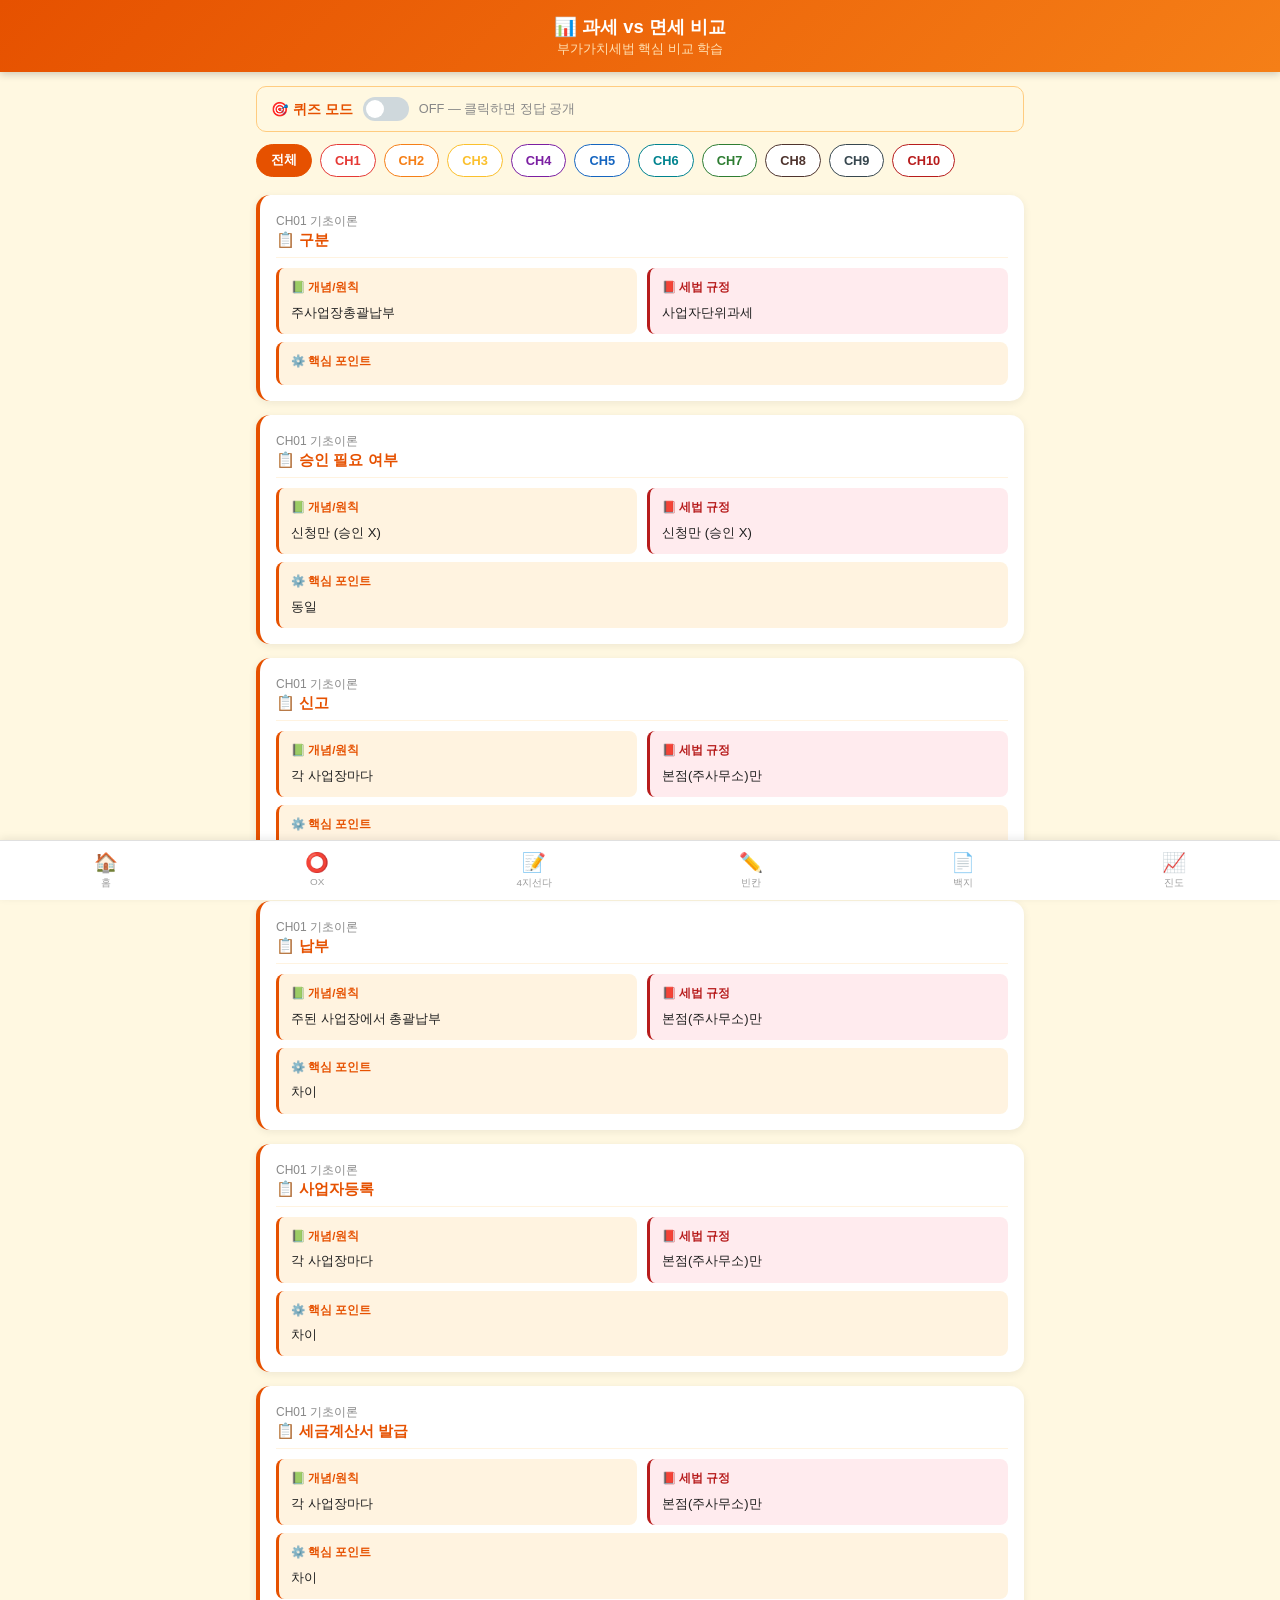
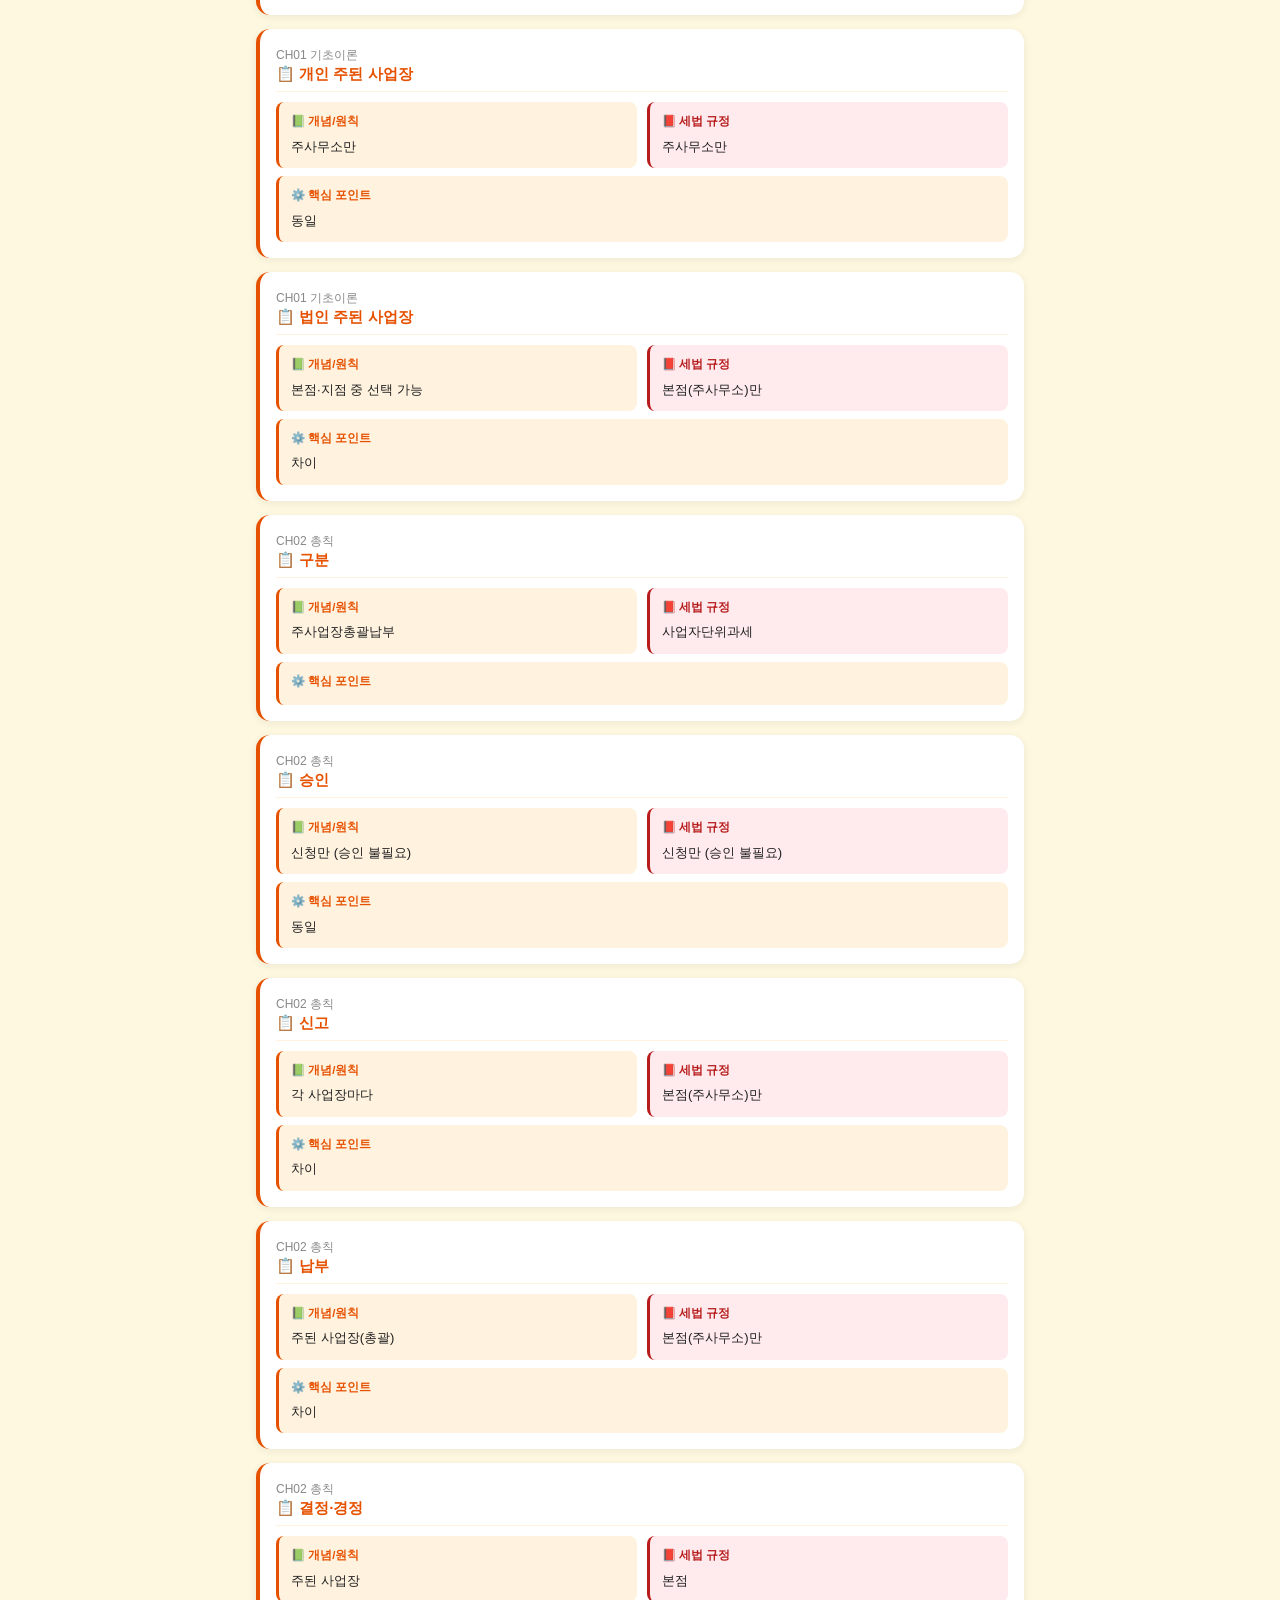
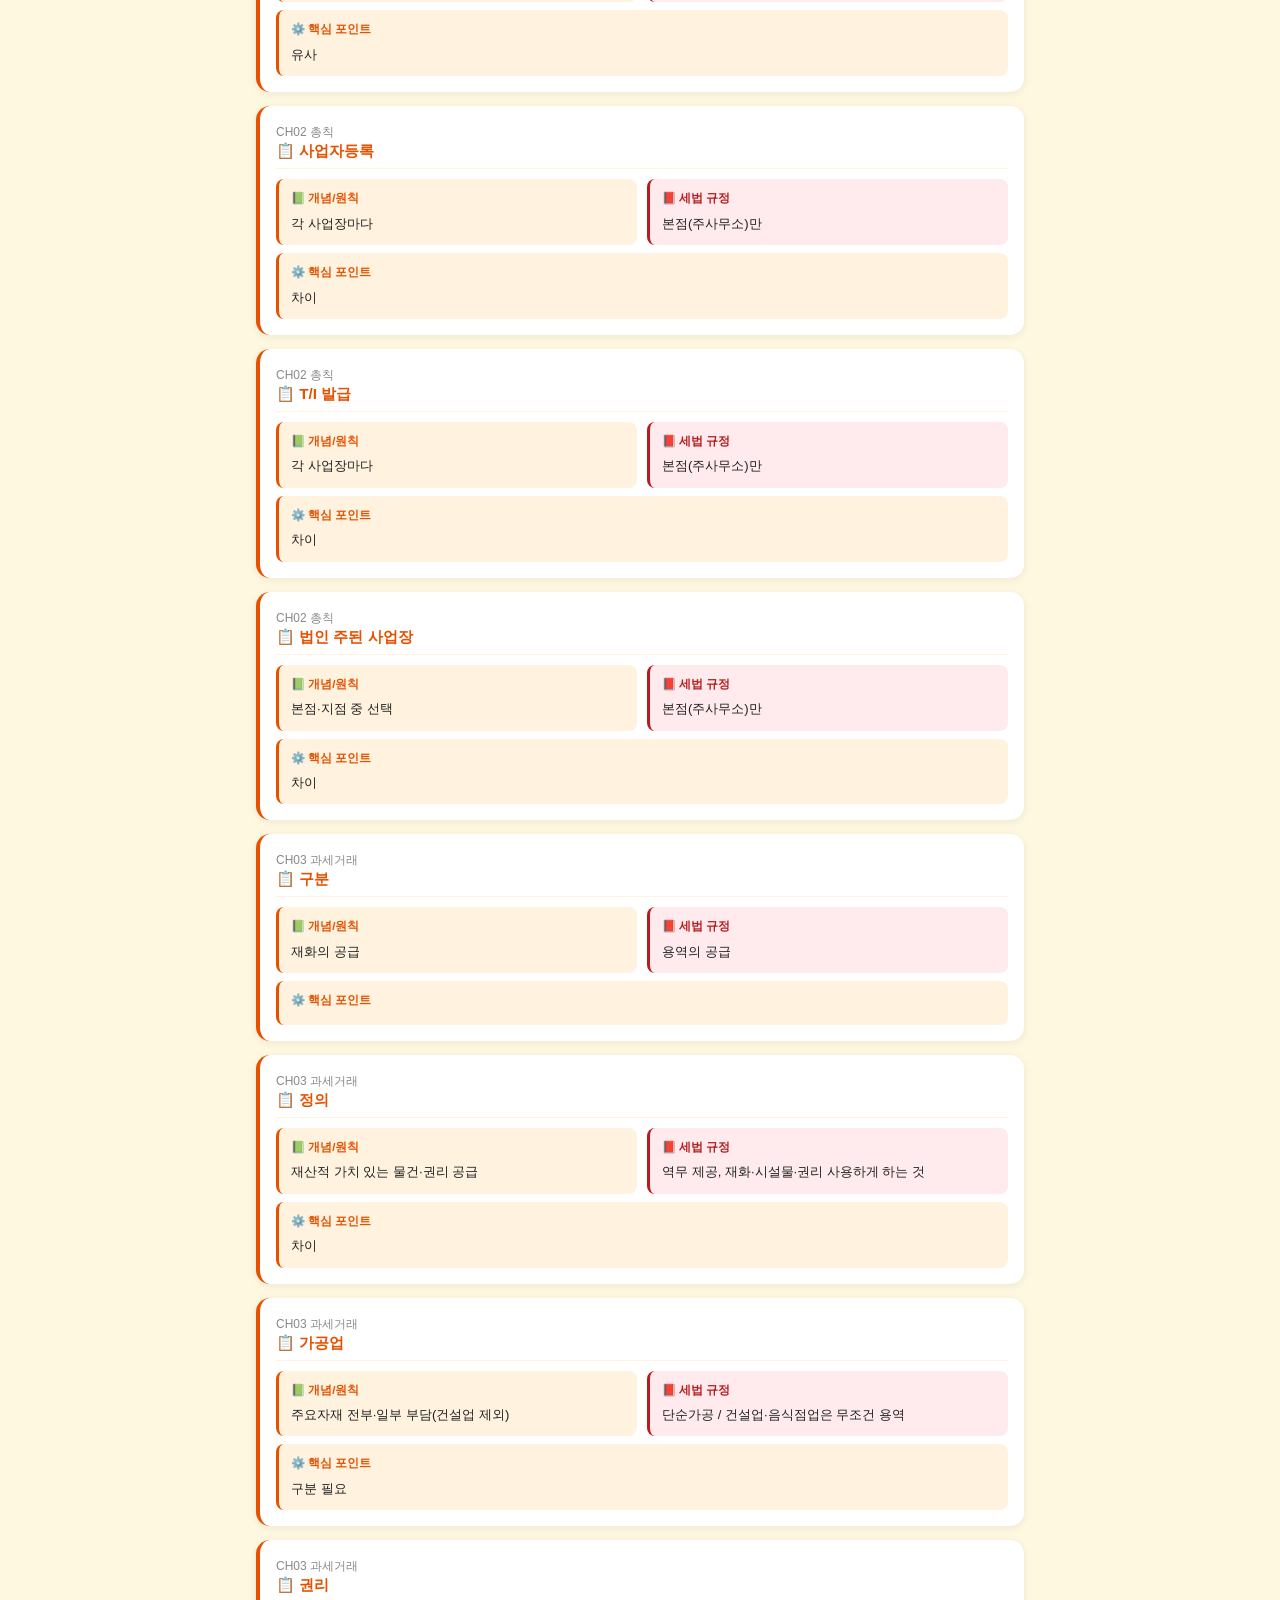
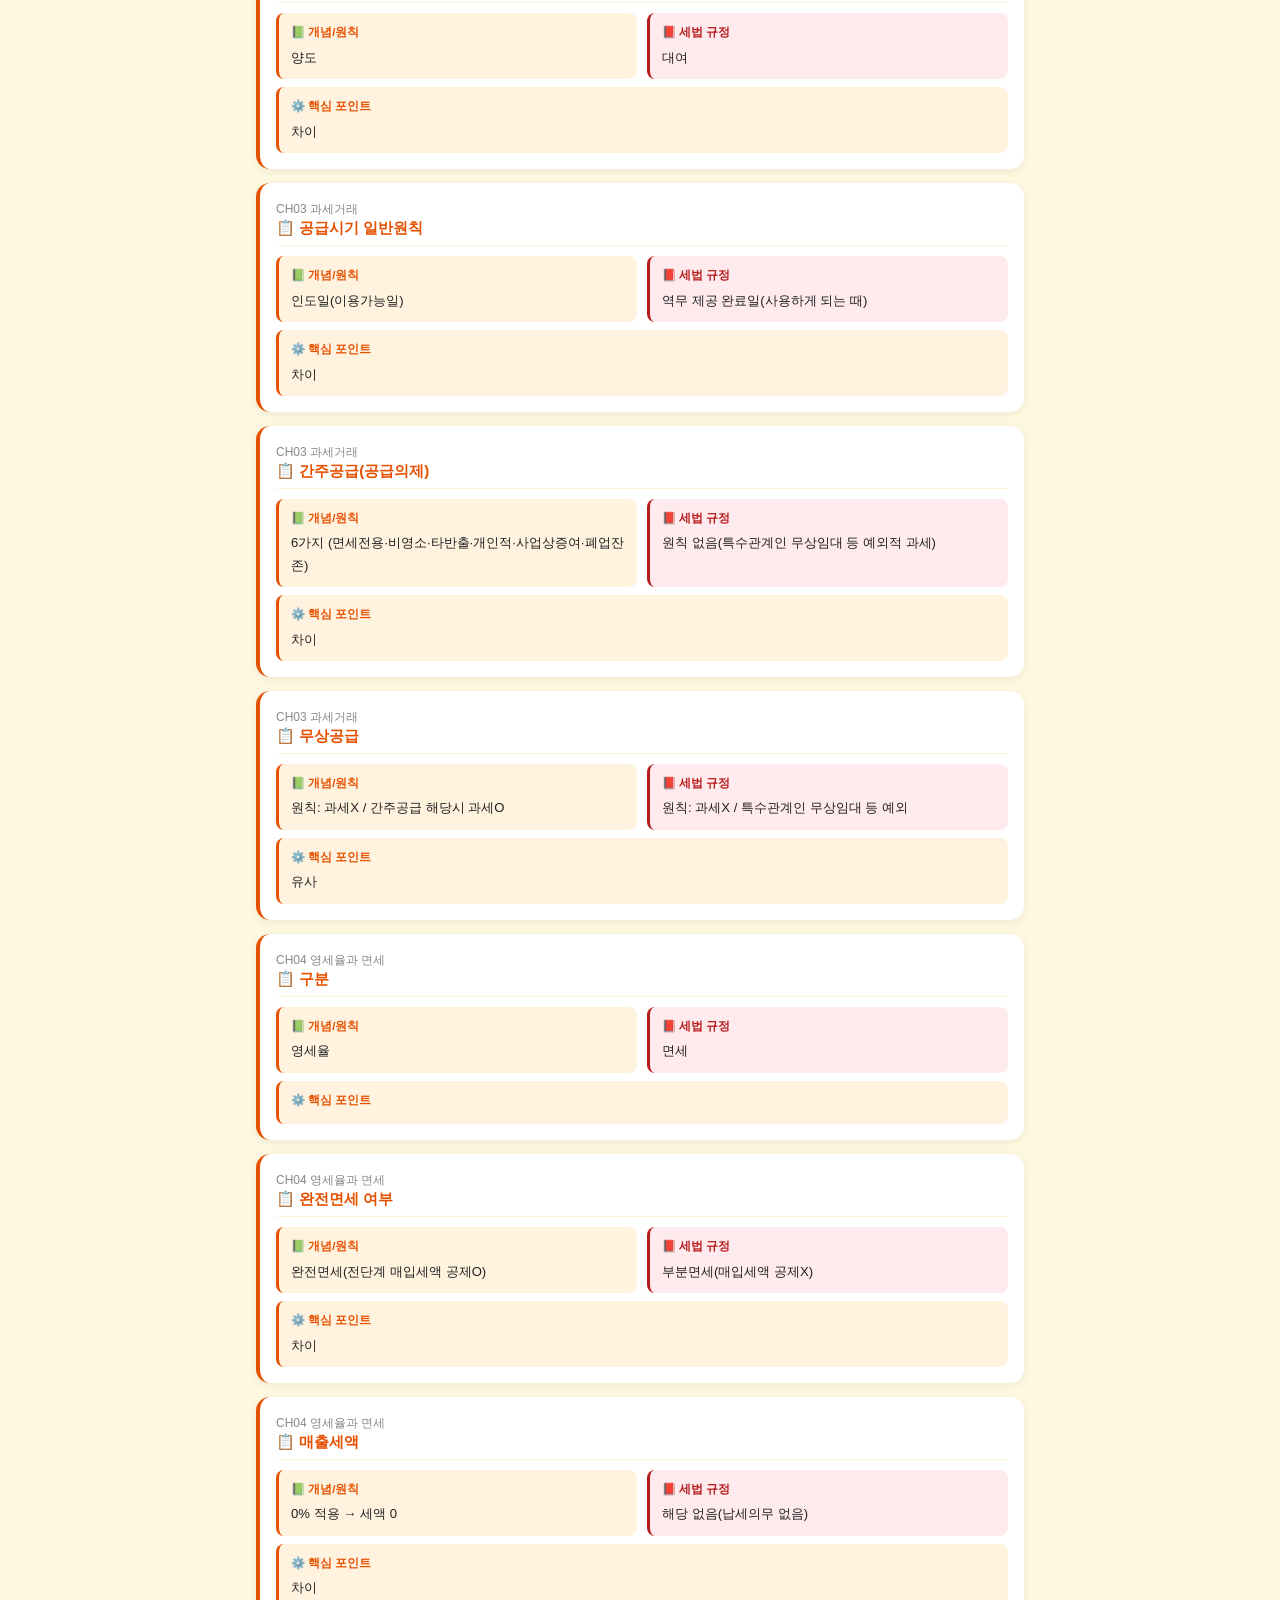
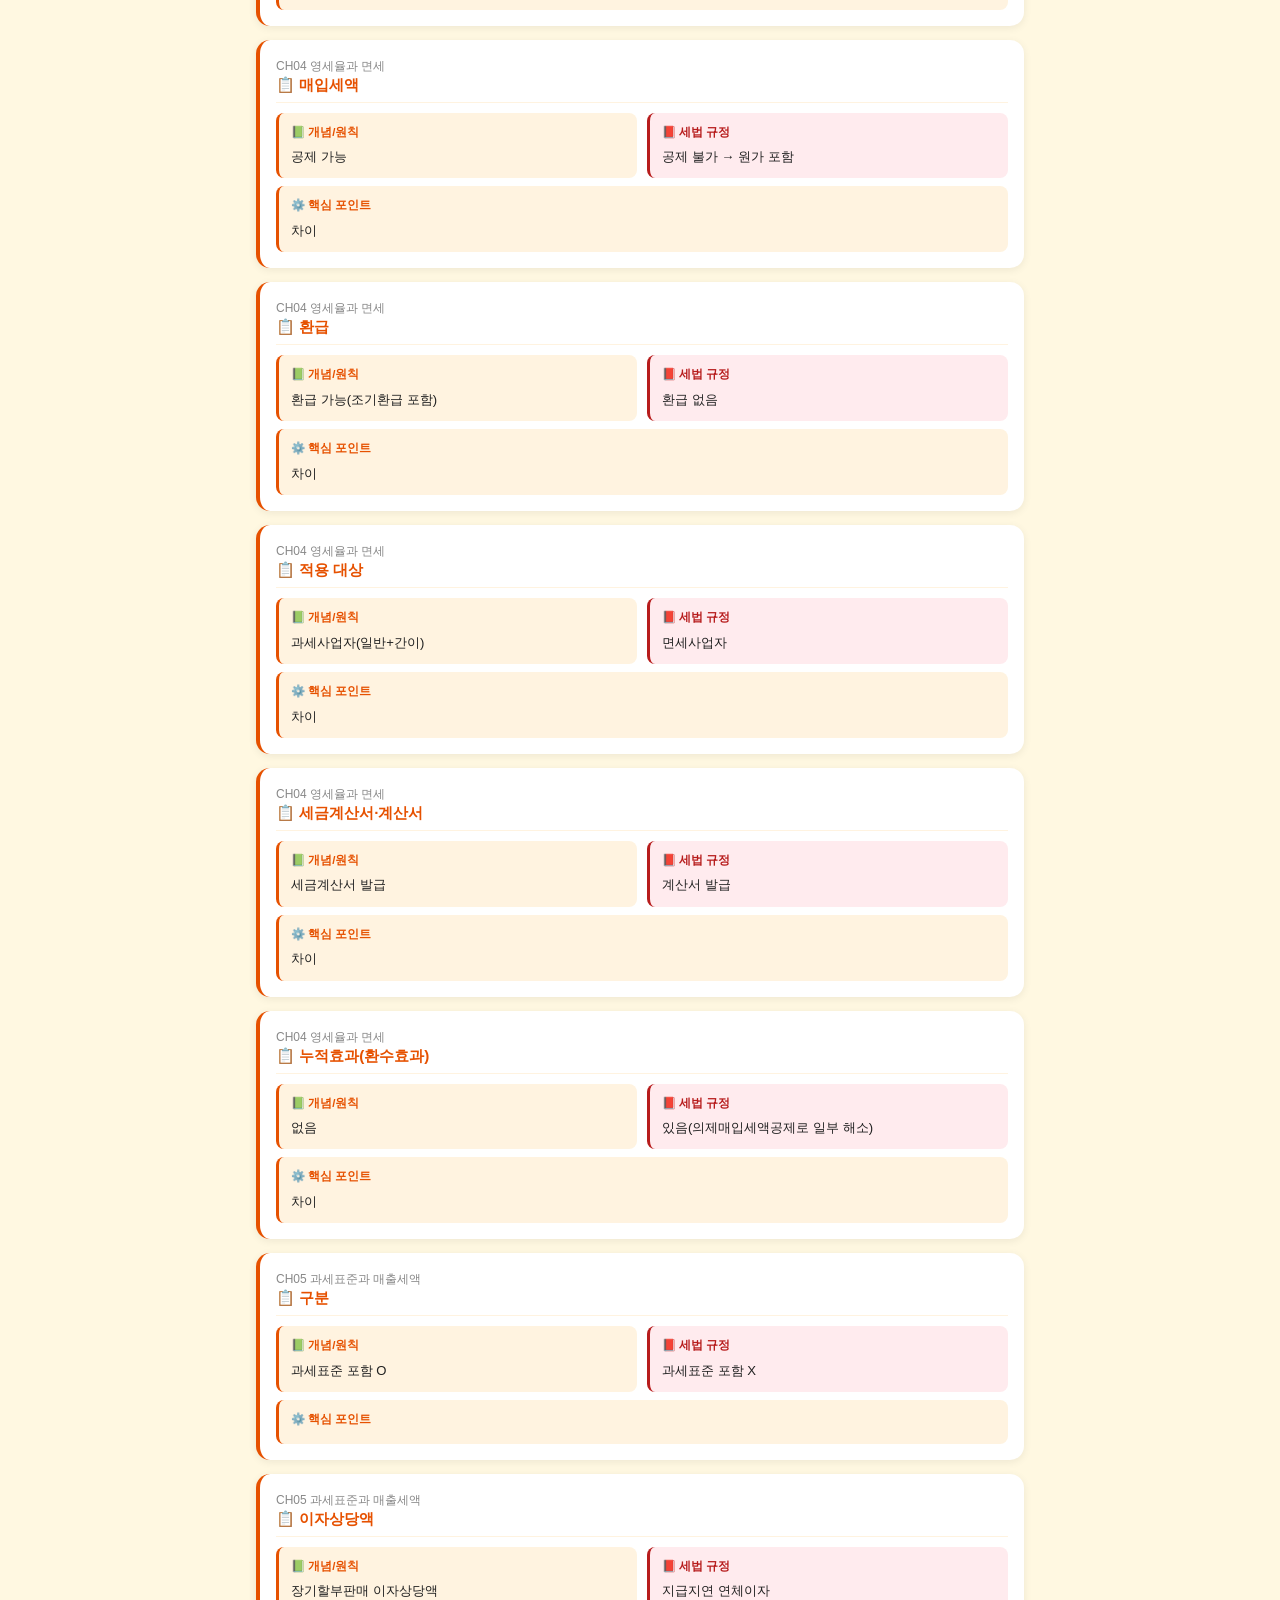
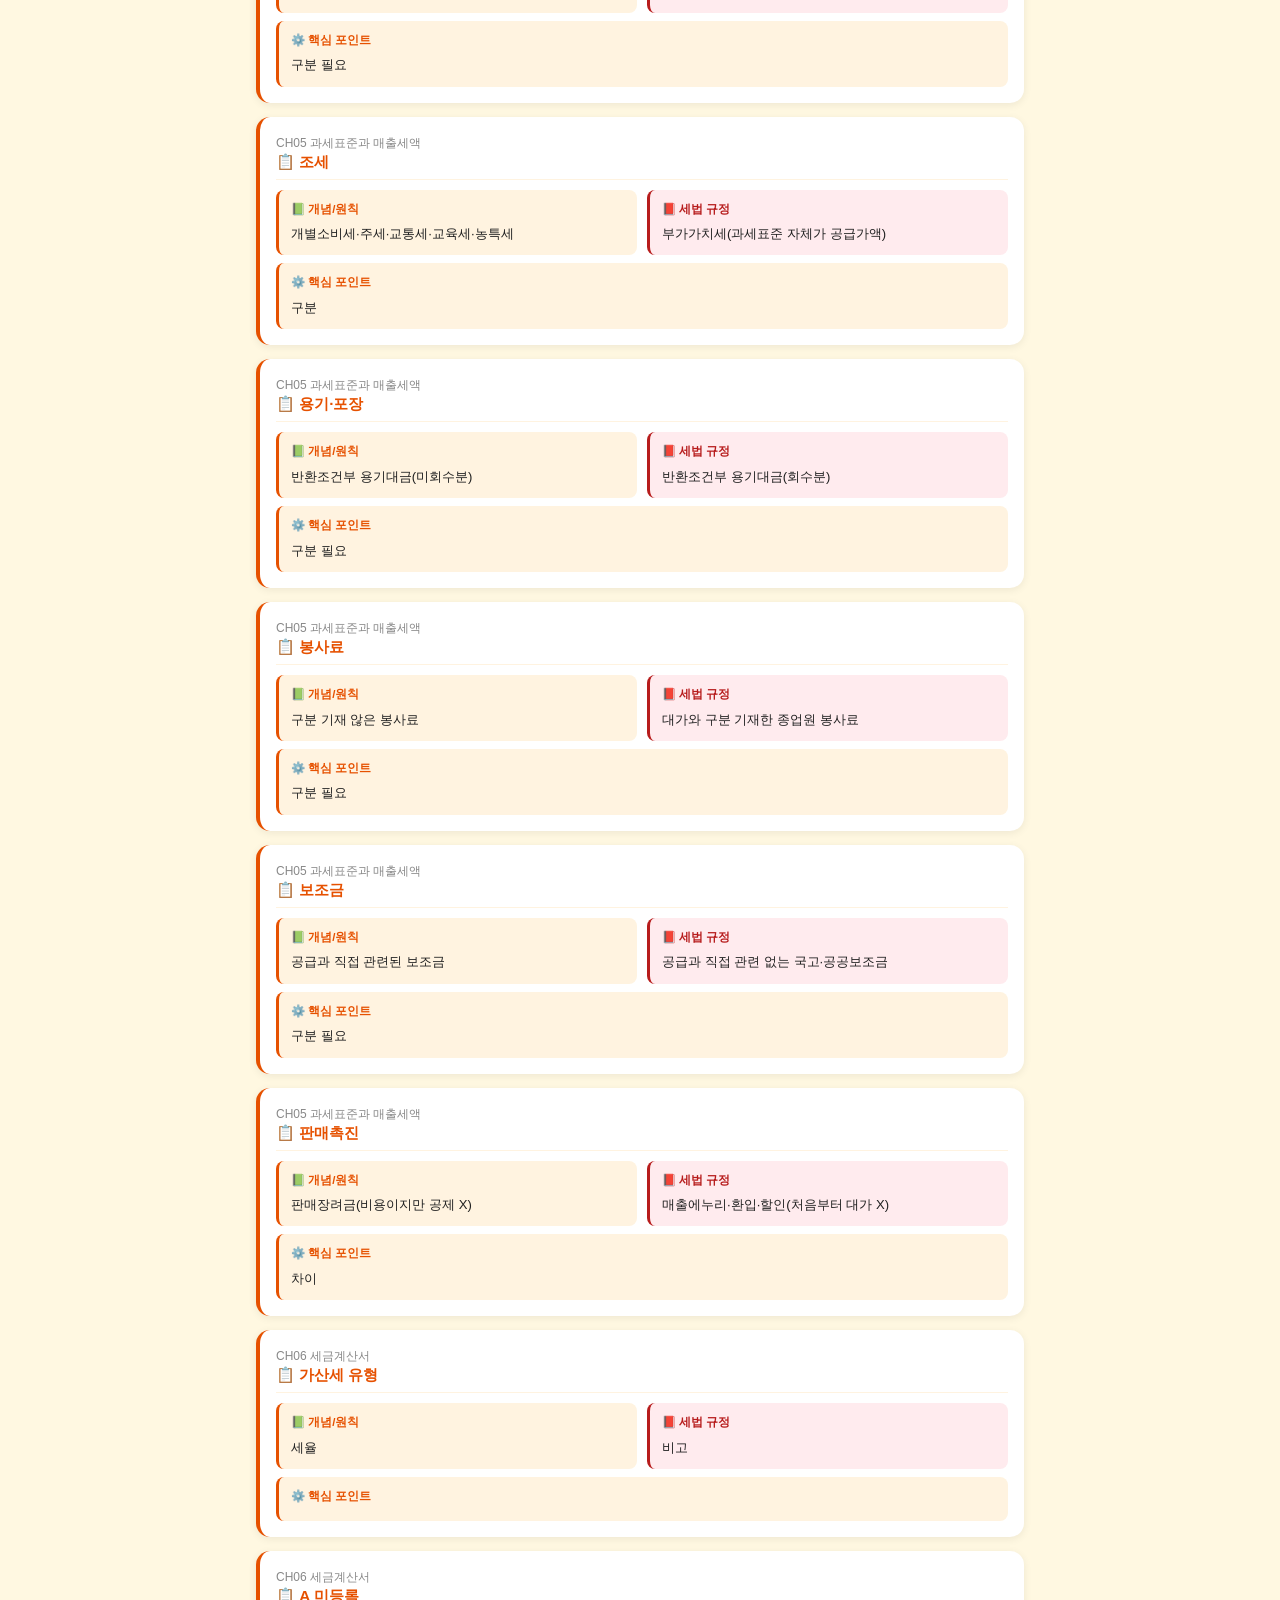
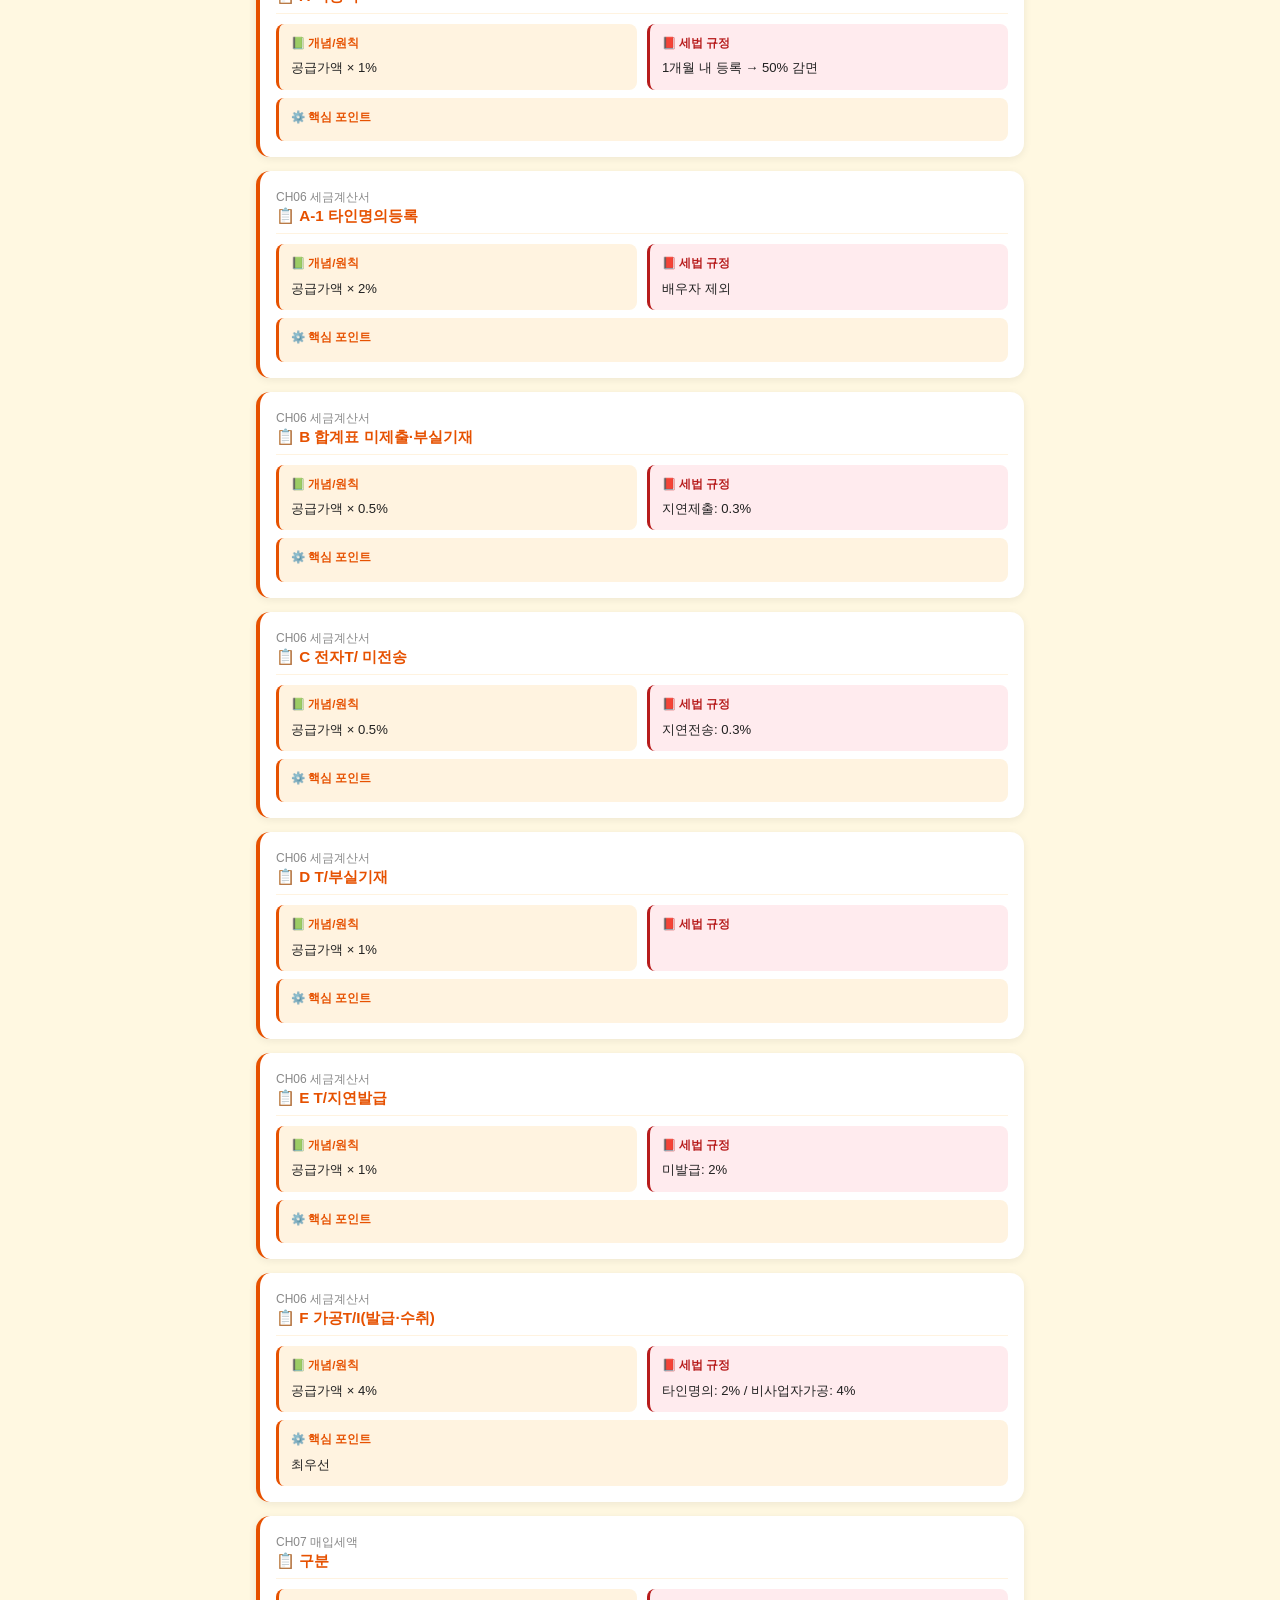
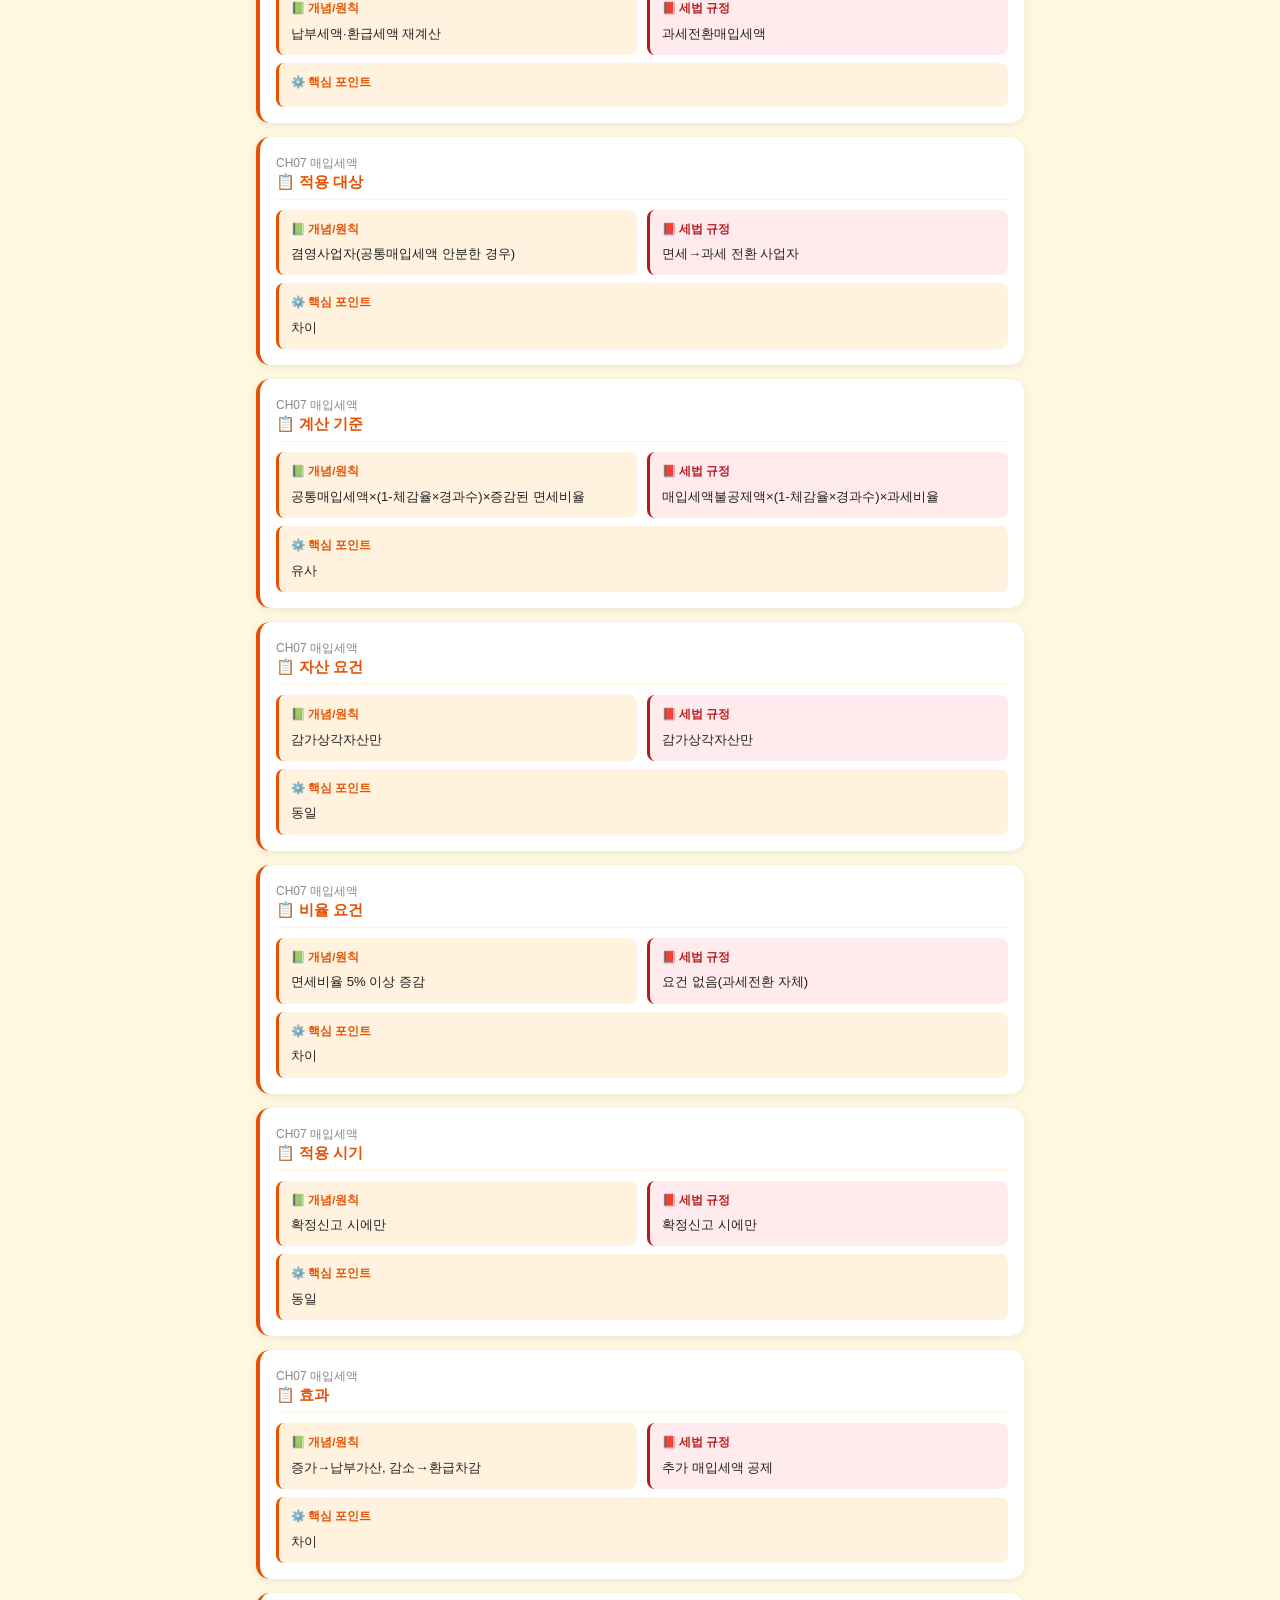
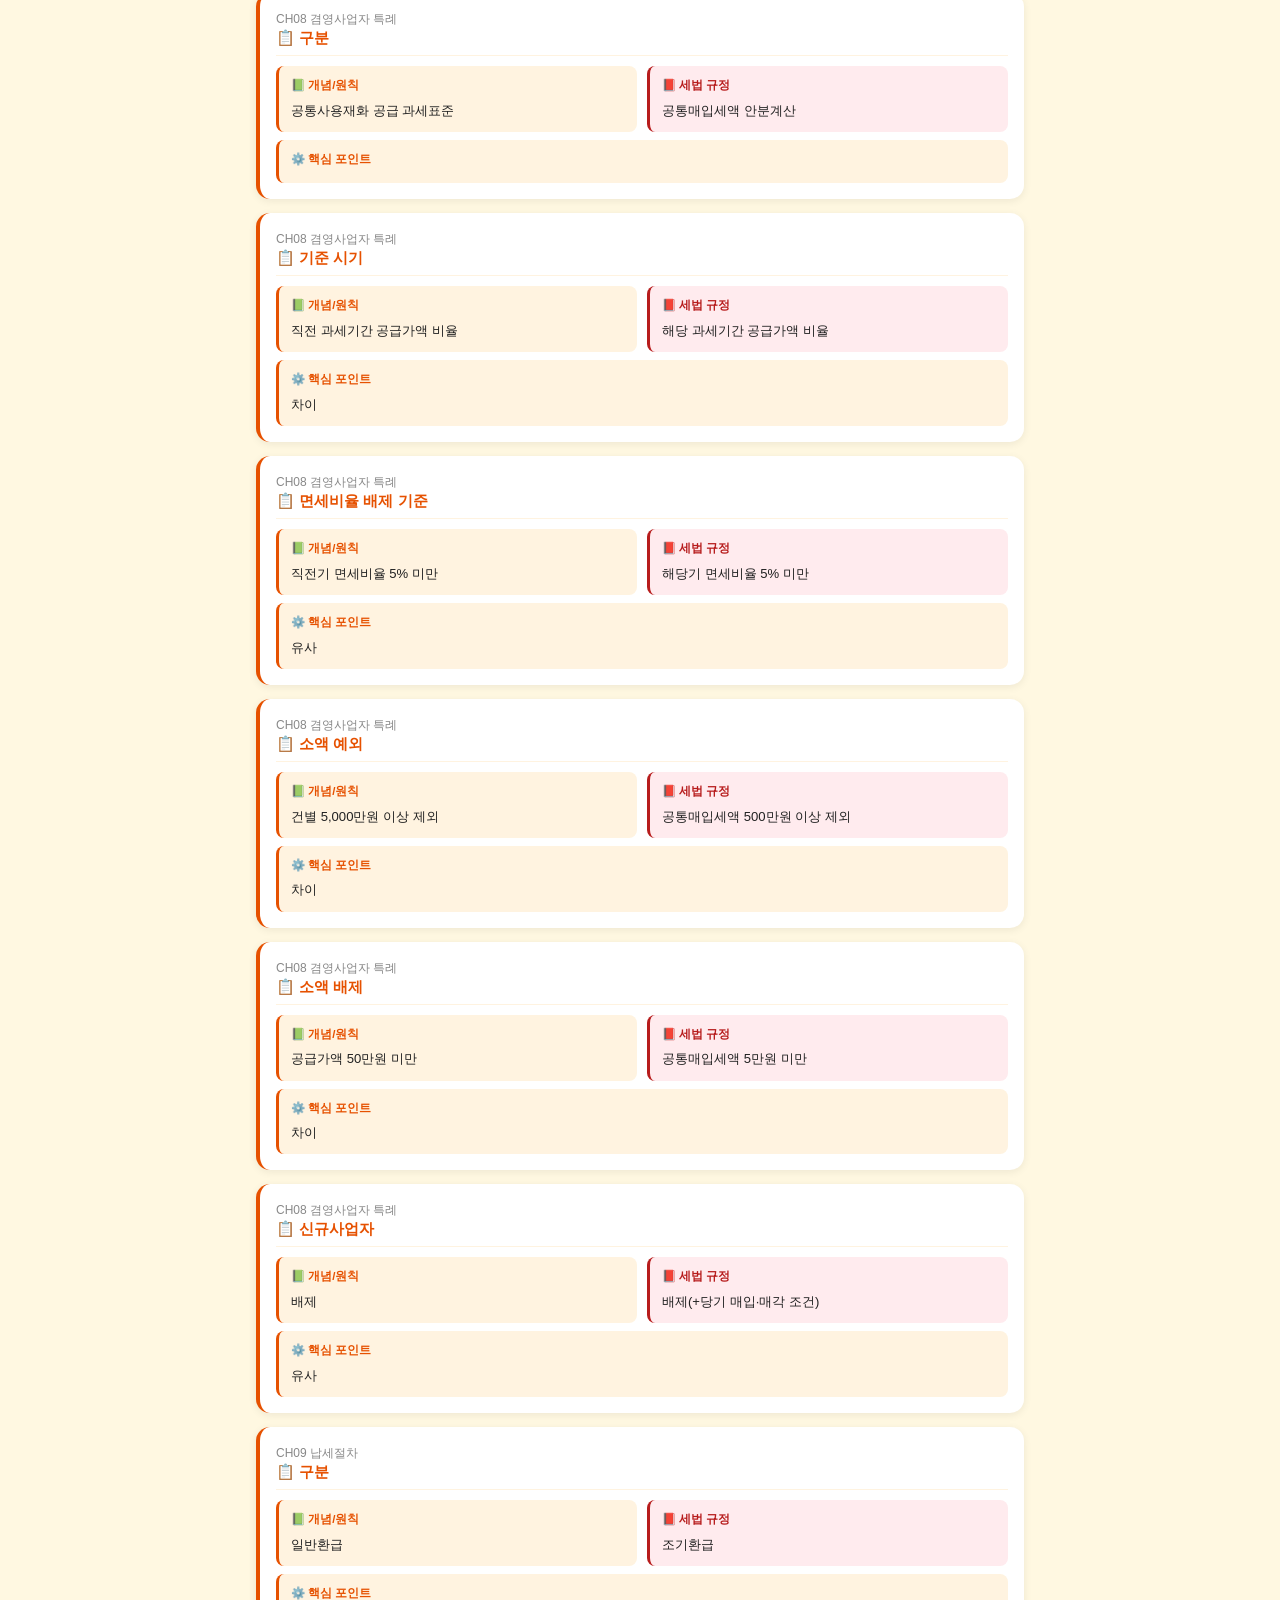
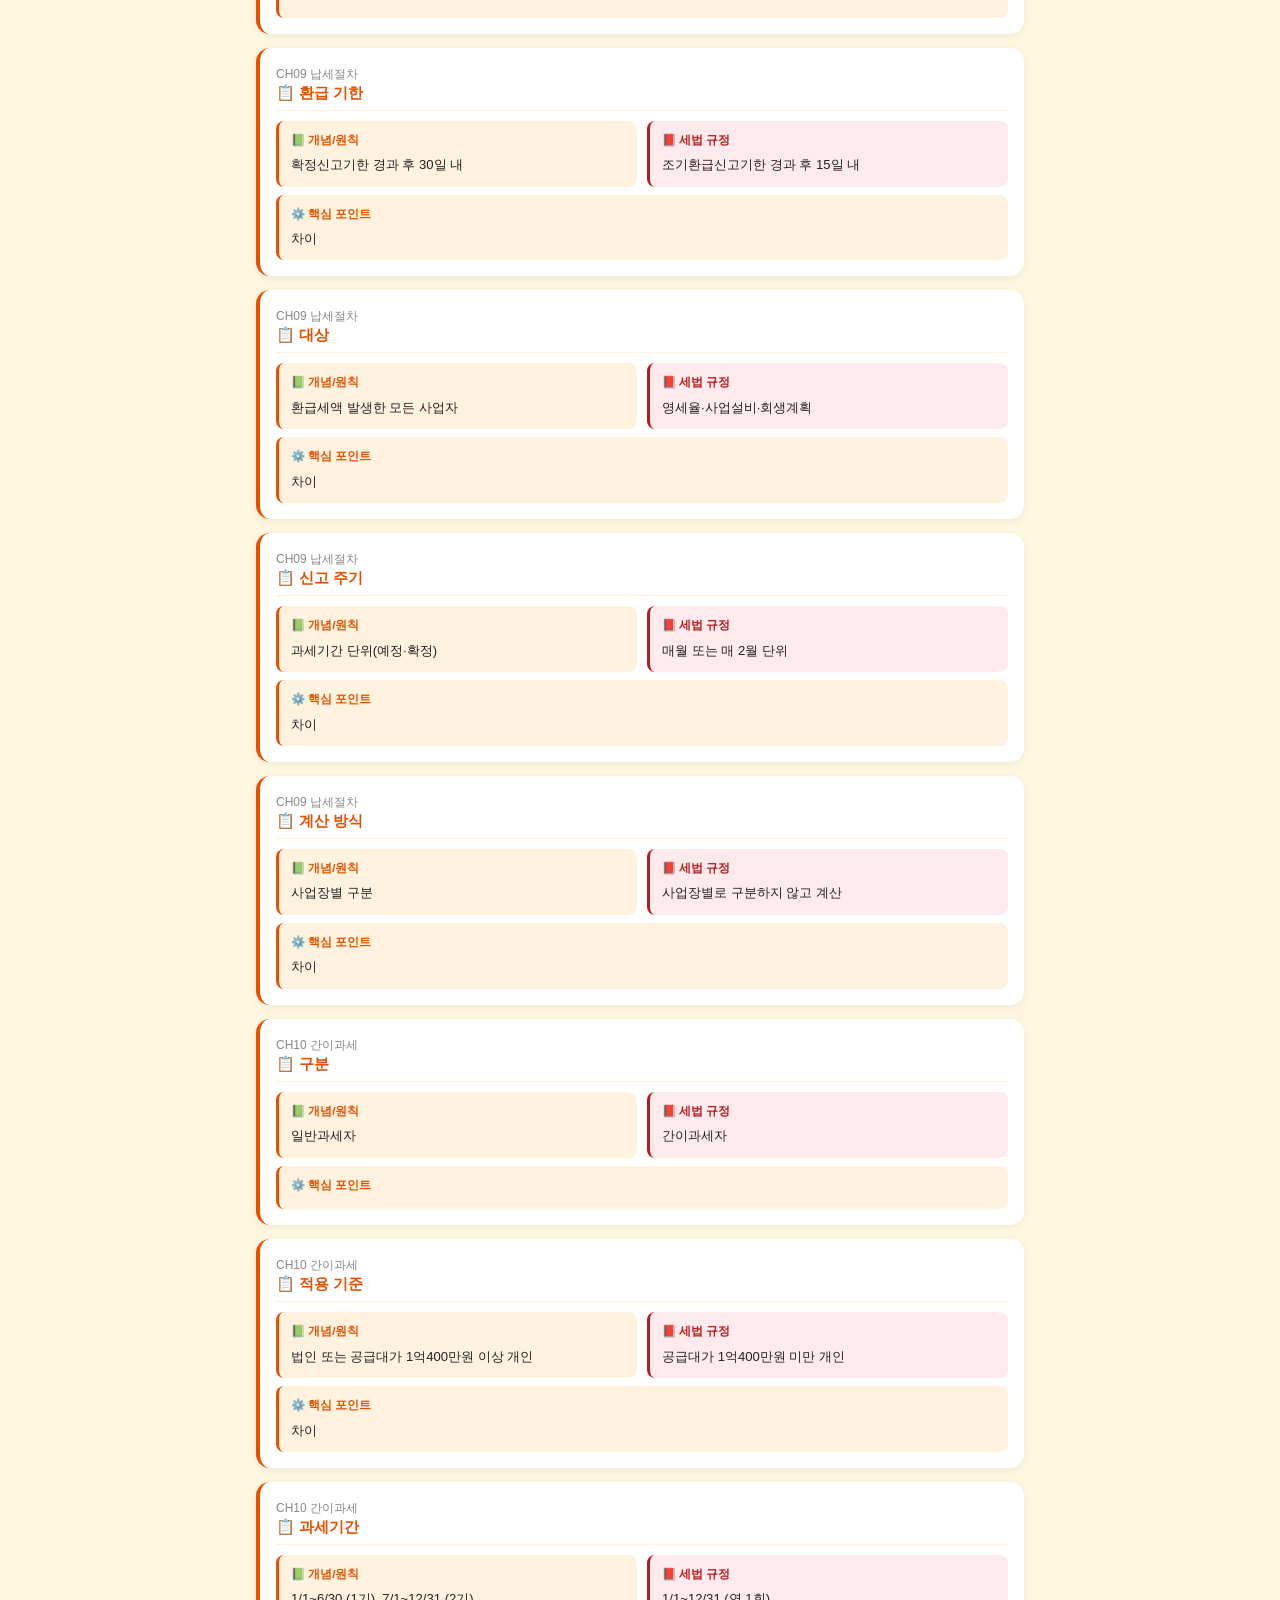
<file: compare.html>
<!DOCTYPE html>
<html lang="ko">
<head>
  <meta charset="UTF-8">
  <meta name="viewport" content="width=device-width, initial-scale=1.0">
  <title>과세 vs 면세 비교 | 부가가치세법</title>
  <link rel="stylesheet" href="style.css">
  <style>
    .compare-card{background:white;border-radius:14px;padding:16px;margin-bottom:14px;box-shadow:0 2px 8px rgba(0,0,0,0.07);border-left:4px solid #E65100;}
    .compare-item-title{font-size:0.95rem;font-weight:bold;color:#E65100;margin-bottom:10px;padding-bottom:6px;border-bottom:1px solid #FFF3E0;}
    .compare-row{display:grid;grid-template-columns:1fr 1fr;gap:10px;margin-bottom:8px;}
    .compare-col{border-radius:8px;padding:10px 12px;font-size:0.82rem;line-height:1.7;white-space:pre-line;}
    .col-book{background:#FFF3E0;border-left:3px solid #E65100;}
    .col-tax{background:#FFEBEE;border-left:3px solid #B71C1C;}
    .col-adj{background:#FFF3E0;border-left:3px solid #E65100;grid-column:span 2;}
    .col-label{font-size:0.72rem;font-weight:bold;margin-bottom:4px;display:block;}
    .col-book .col-label{color:#E65100;}.col-tax .col-label{color:#B71C1C;}.col-adj .col-label{color:#E65100;}
    .ch-filter-wrap{display:flex;gap:8px;overflow-x:auto;padding-bottom:4px;margin-bottom:14px;}
    .ch-filter-btn{padding:7px 14px;border:1.5px solid #FFCC80;border-radius:20px;font-size:0.8rem;font-weight:bold;cursor:pointer;white-space:nowrap;background:white;color:#E65100;font-family:inherit;flex-shrink:0;transition:all 0.15s;}
    .ch-filter-btn.active{background:#E65100;color:white;border-color:#E65100;}
    .quiz-toggle-wrap{display:flex;align-items:center;gap:10px;margin-bottom:12px;padding:10px 14px;background:#FFF8E1;border-radius:10px;border:1.5px solid #FFCC80;}
    .quiz-toggle-wrap label{font-size:0.88rem;font-weight:bold;color:#E65100;}
    .toggle-switch{position:relative;width:46px;height:24px;cursor:pointer;}
    .toggle-switch input{display:none;}
    .toggle-slider{position:absolute;top:0;left:0;right:0;bottom:0;background:#CFD8DC;border-radius:24px;transition:0.3s;}
    .toggle-slider::before{content:'';position:absolute;height:18px;width:18px;left:3px;bottom:3px;background:white;border-radius:50%;transition:0.3s;}
    .toggle-switch input:checked+.toggle-slider{background:#E65100;}
    .toggle-switch input:checked+.toggle-slider::before{transform:translateX(22px);}
    .quiz-hidden{filter:blur(5px);user-select:none;cursor:pointer;transition:filter 0.2s;}
    .quiz-hidden.revealed{filter:none;cursor:default;}
  </style>
</head>
<body>

<div class="header">
  <h1>📊 과세 vs 면세 비교</h1>
  <div class="sub">부가가치세법 핵심 비교 학습</div>
</div>

<div class="container">
  <div class="quiz-toggle-wrap">
    <label>🎯 퀴즈 모드</label>
    <label class="toggle-switch">
      <input type="checkbox" id="quizMode" onchange="toggleQuizMode()">
      <span class="toggle-slider"></span>
    </label>
    <span style="font-size:0.8rem;color:#888;" id="quizModeLabel">OFF — 클릭하면 정답 공개</span>
  </div>
  <div class="ch-filter-wrap" id="chFilterWrap"></div>
  <div id="compareList"></div>
</div>

<div class="bottom-nav">
  <button class="nav-btn" onclick="location.href='index.html'"><span class="icon">🏠</span>홈</button>
  <button class="nav-btn" onclick="location.href='ox.html'"><span class="icon">⭕</span>OX</button>
  <button class="nav-btn" onclick="location.href='choice.html'"><span class="icon">📝</span>4지선다</button>
  <button class="nav-btn" onclick="location.href='blank.html'"><span class="icon">✏️</span>빈칸</button>
  <button class="nav-btn" onclick="location.href='white.html'"><span class="icon">📄</span>백지</button>
  <button class="nav-btn" onclick="location.href='progress.html'"><span class="icon">📈</span>진도</button>
</div>

<script src="data/ch01.js"></script>
<script src="data/ch02.js"></script>
<script src="data/ch03.js"></script>
<script src="data/ch04.js"></script>
<script src="data/ch05.js"></script>
<script src="data/ch06.js"></script>
<script src="data/ch07.js"></script>
<script src="data/ch08.js"></script>
<script src="data/ch09.js"></script>
<script src="data/ch10.js"></script>
<script src="app.js"></script>
<script>
let currentFilter='ALL',isQuizMode=false;

function init(){buildFilter();renderList('ALL');}

function buildFilter(){
  const wrap=document.getElementById('chFilterWrap');wrap.innerHTML='';
  const colors=['#E53935','#F57F17','#FBC02D','#7B1FA2','#1565C0','#00838F','#2E7D32','#4E342E','#37474F','#B71C1C'];
  const allBtn=document.createElement('button');allBtn.className='ch-filter-btn active';allBtn.textContent='전체';allBtn.onclick=()=>setFilter('ALL',allBtn);wrap.appendChild(allBtn);
  CHAPTER_LIST.forEach((ch,i)=>{
    const data=getTypeData(ch.key,'compare');if(!data.length)return;
    const btn=document.createElement('button');btn.className='ch-filter-btn';btn.textContent=`CH${i+1}`;btn.style.borderColor=colors[i];btn.style.color=colors[i];btn.onclick=()=>setFilter(ch.key,btn);wrap.appendChild(btn);
  });
}

function setFilter(key,btnEl){
  currentFilter=key;document.querySelectorAll('.ch-filter-btn').forEach(b=>b.classList.remove('active'));btnEl.classList.add('active');renderList(key);
}

function renderList(filter){
  const list=document.getElementById('compareList');list.innerHTML='';
  let items=[];
  if(filter==='ALL'){CHAPTER_LIST.forEach(ch=>{getTypeData(ch.key,'compare').forEach(d=>items.push({...d,_chKey:ch.key,_chLabel:ch.label}));});}
  else{const ch=CHAPTER_LIST.find(c=>c.key===filter);getTypeData(filter,'compare').forEach(d=>items.push({...d,_chKey:filter,_chLabel:ch?.label||filter}));}
  if(!items.length){list.innerHTML='<div style="text-align:center;color:#aaa;padding:20px;">해당 챕터에 비교 항목이 없습니다</div>';return;}
  items.forEach((item,i)=>{
    const card=document.createElement('div');card.className='compare-card';
    const taxId=`tax_${i}`,adjId=`adj_${i}`;
    const taxClass=isQuizMode?'compare-col col-tax quiz-hidden':'compare-col col-tax';
    const adjClass=isQuizMode?'compare-col col-adj quiz-hidden':'compare-col col-adj';
    const taxClick=isQuizMode?`onclick="reveal('${taxId}')"`:'' ;
    const adjClick=isQuizMode?`onclick="reveal('${adjId}')"`:'' ;
    card.innerHTML=`<div class="compare-item-title"><span style="font-size:0.75rem;color:#888;font-weight:normal;">${item._chLabel}</span><br>📋 ${item.item}</div><div class="compare-row"><div class="compare-col col-book"><span class="col-label">📗 개념/원칙</span>${item.book}</div><div class="${taxClass}" id="${taxId}" ${taxClick}><span class="col-label">📕 세법 규정</span>${isQuizMode?'👆 탭하여 확인'+'<div style="display:none" class="tax-content">'+item.tax+'</div>':item.tax}</div></div><div class="${adjClass}" id="${adjId}" ${adjClick}><span class="col-label">⚙️ 핵심 포인트</span>${isQuizMode?'👆 탭하여 확인'+'<div style="display:none" class="adj-content">'+item.adj+'</div>':item.adj}</div>`;
    list.appendChild(card);
  });
}

function toggleQuizMode(){
  isQuizMode=document.getElementById('quizMode').checked;
  document.getElementById('quizModeLabel').textContent=isQuizMode?'ON — 클릭하면 정답 공개':'OFF — 클릭하면 정답 공개';
  renderList(currentFilter);
}

function reveal(id){
  const el=document.getElementById(id);if(!el||el.classList.contains('revealed'))return;
  el.classList.add('revealed');
  const taxContent=el.querySelector('.tax-content'),adjContent=el.querySelector('.adj-content');
  const label=el.querySelector('.col-label');
  if(taxContent){el.innerHTML='';if(label)el.appendChild(label);el.innerHTML+=taxContent.textContent;}
  else if(adjContent){el.innerHTML='';if(label)el.appendChild(label);el.innerHTML+=adjContent.textContent;}
  showToast('✅ 정답 공개!');
}

init();
</script>
</body>
</html>
</file>
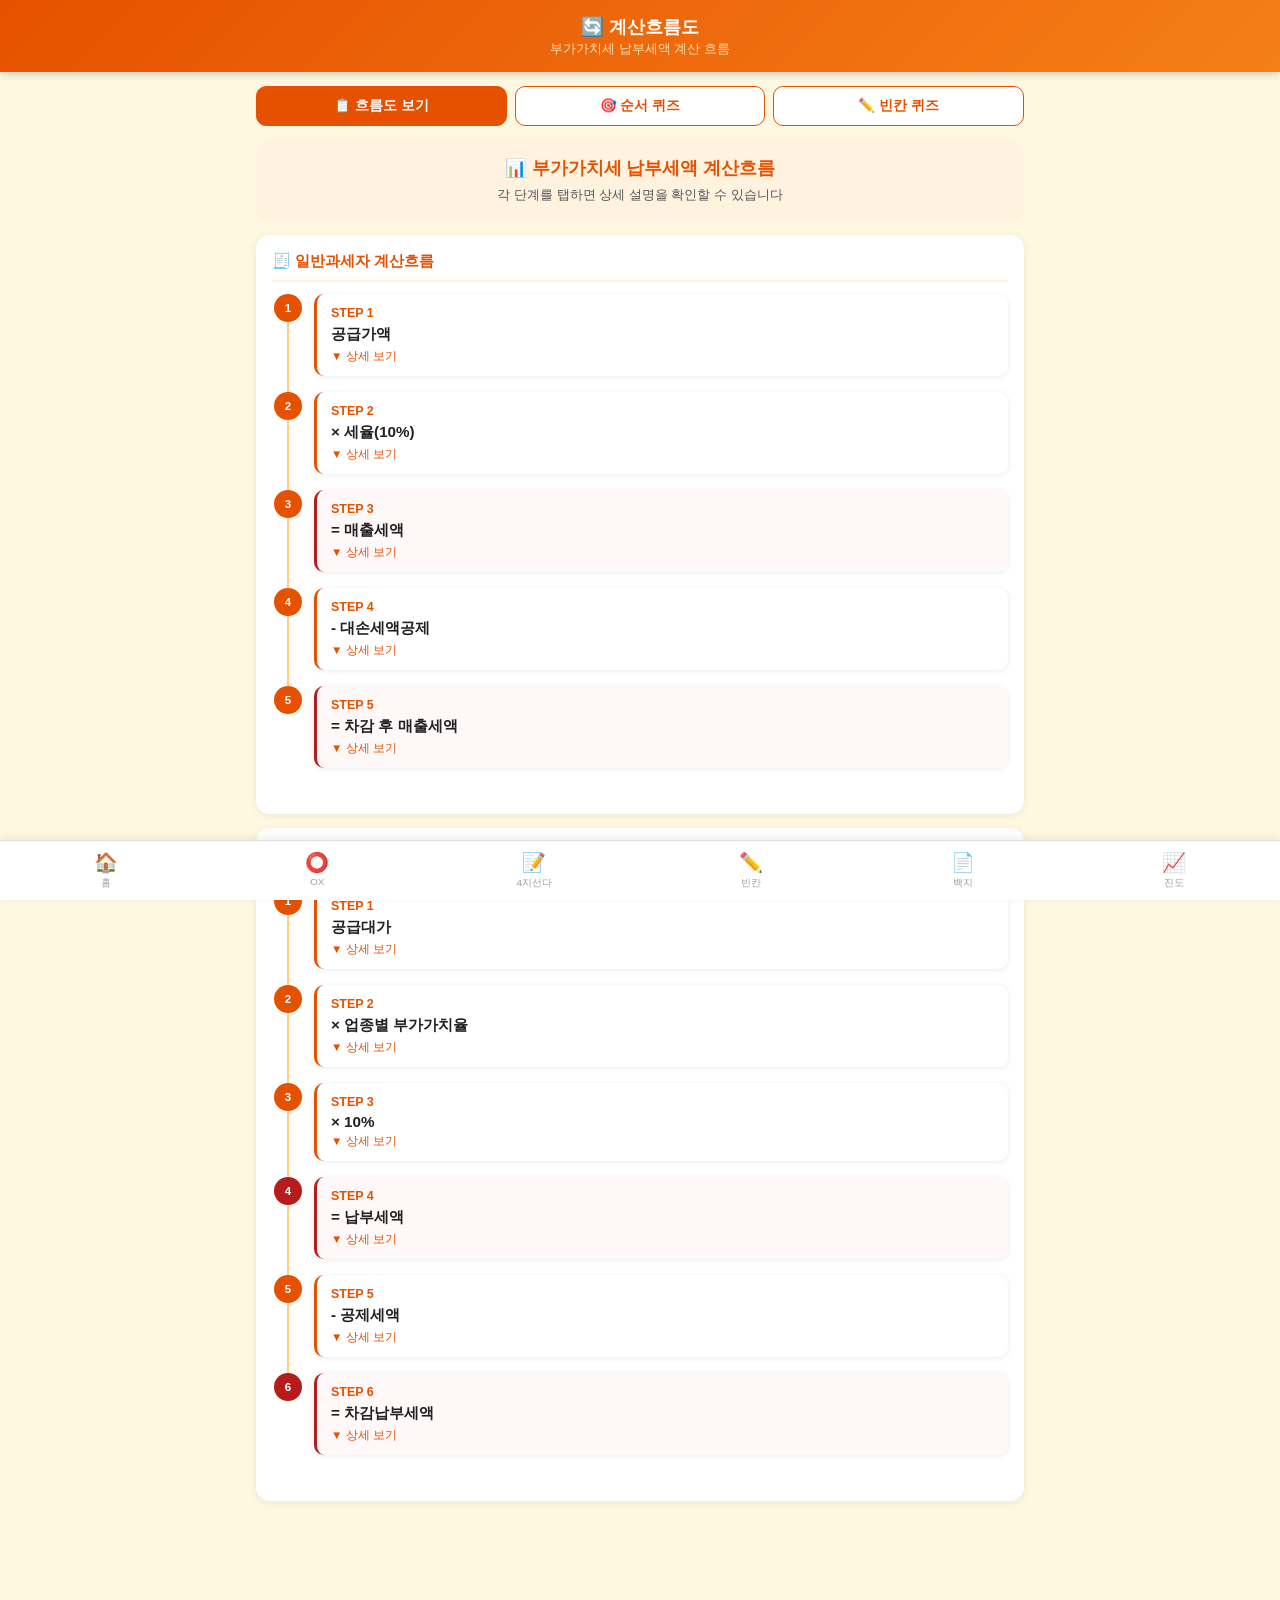
<file: flow.html>
<!DOCTYPE html>
<html lang="ko">
<head>
  <meta charset="UTF-8">
  <meta name="viewport" content="width=device-width, initial-scale=1.0">
  <title>계산흐름도 | 부가가치세법</title>
  <link rel="stylesheet" href="style.css">
  <style>
    .flow-container{display:flex;flex-direction:column;gap:0;margin-bottom:14px;}
    .flow-item{display:flex;align-items:stretch;gap:0;}
    .flow-step-num{width:32px;flex-shrink:0;display:flex;flex-direction:column;align-items:center;}
    .step-circle{width:28px;height:28px;border-radius:50%;background:#E65100;color:white;font-size:0.72rem;font-weight:bold;display:flex;align-items:center;justify-content:center;flex-shrink:0;z-index:1;}
    .step-line{width:2px;flex:1;background:#FFCC80;margin:0 auto;}
    .flow-content{flex:1;margin-left:10px;padding-bottom:16px;}
    .flow-box{background:white;border-radius:10px;padding:12px 14px;box-shadow:0 1px 6px rgba(0,0,0,0.08);border-left:3px solid #E65100;cursor:pointer;transition:background 0.15s;}
    .flow-box:hover{background:#FFF8E1;}
    .flow-box.result-box{border-left-color:#B71C1C;background:#FFF8F8;}
    .flow-box .fl-label{font-size:0.78rem;color:#E65100;font-weight:bold;margin-bottom:4px;}
    .flow-box .fl-title{font-size:0.95rem;font-weight:bold;color:#212121;}
    .flow-box .fl-desc{font-size:0.8rem;color:#777;margin-top:4px;line-height:1.5;display:none;white-space:pre-line;}
    .flow-box.expanded .fl-desc{display:block;}
    .flow-box .fl-expand{font-size:0.72rem;color:#E65100;margin-top:4px;}
    .flow-quiz-card{background:white;border-radius:14px;padding:16px;margin-bottom:12px;box-shadow:0 2px 8px rgba(0,0,0,0.07);border-left:4px solid #37474F;}
    .flow-quiz-q{font-size:0.9rem;font-weight:bold;color:#333;margin-bottom:12px;line-height:1.6;}
    .flow-opts{display:flex;flex-direction:column;gap:8px;}
    .flow-opt{padding:11px 14px;border:1.5px solid #E0E0E0;border-radius:8px;background:#F9F9F9;font-size:0.85rem;cursor:pointer;font-family:inherit;text-align:left;transition:all 0.15s;white-space:pre-line;}
    .flow-opt:hover:not(:disabled){background:#FFF3E0;border-color:#E65100;}
    .flow-opt.correct{background:#C8E6C9;border-color:#2E7D32;color:#1B5E20;font-weight:bold;}
    .flow-opt.wrong{background:#FFCDD2;border-color:#B71C1C;color:#B71C1C;}
    .flow-opt:disabled{cursor:default;}
    .mode-tabs{display:flex;gap:8px;margin-bottom:14px;}
    .mode-tab{flex:1;padding:10px;border:1.5px solid #E65100;border-radius:10px;font-size:0.85rem;font-weight:bold;cursor:pointer;background:white;color:#E65100;font-family:inherit;transition:all 0.15s;}
    .mode-tab.active{background:#E65100;color:white;}
    .complete-box{background:#FFF3E0;border-radius:12px;padding:16px;text-align:center;margin-bottom:14px;}
    .complete-box .co-title{font-size:1.1rem;font-weight:bold;color:#E65100;margin-bottom:4px;}
    .complete-box .co-desc{font-size:0.82rem;color:#555;line-height:1.6;}
  </style>
</head>
<body>

<div class="header">
  <h1>🔄 계산흐름도</h1>
  <div class="sub">부가가치세 납부세액 계산 흐름</div>
</div>

<div class="container">
  <div class="mode-tabs">
    <button class="mode-tab active" id="tabView" onclick="setMode('view')">📋 흐름도 보기</button>
    <button class="mode-tab" id="tabQuiz" onclick="setMode('quiz')">🎯 순서 퀴즈</button>
    <button class="mode-tab" id="tabFill" onclick="setMode('fill')">✏️ 빈칸 퀴즈</button>
  </div>

  <div id="viewMode">
    <div class="complete-box">
      <div class="co-title">📊 부가가치세 납부세액 계산흐름</div>
      <div class="co-desc">각 단계를 탭하면 상세 설명을 확인할 수 있습니다</div>
    </div>

    <div class="card" style="margin-bottom:14px;">
      <div class="card-title">🧾 일반과세자 계산흐름</div>
      <div class="flow-container" id="flowContainer1"></div>
    </div>

    <div class="card">
      <div class="card-title">🏪 간이과세자 계산흐름</div>
      <div class="flow-container" id="flowContainer2"></div>
    </div>
  </div>

  <div id="quizMode" style="display:none;">
    <div class="complete-box">
      <div class="co-title">🎯 순서 퀴즈</div>
      <div class="co-desc">빈칸에 들어갈 올바른 계산 단계를 선택하세요</div>
    </div>
    <div style="display:flex;justify-content:space-between;font-size:0.85rem;color:#555;margin-bottom:10px;">
      <span id="quizProgress">0 / 0</span><span id="quizScore">점수: 0 / 0</span>
    </div>
    <div class="progress-wrap" style="margin-bottom:12px;">
      <div class="progress-bar" id="quizProgressBar" style="width:0%;background:#37474F;"></div>
    </div>
    <div id="quizContent"></div>
    <div class="bottom-btns" style="margin-top:4px;">
      <button class="btn-next" id="btnQuizNext" onclick="nextQuiz()" disabled>다음 ▶</button>
      <button class="btn-change" onclick="startQuiz()">🔄 다시 풀기</button>
    </div>
  </div>

  <div id="fillMode" style="display:none;">
    <div class="complete-box">
      <div class="co-title">✏️ 빈칸 채우기 퀴즈</div>
      <div class="co-desc">계산 흐름의 빈칸을 직접 입력하세요</div>
    </div>
    <div style="display:flex;justify-content:space-between;font-size:0.85rem;color:#555;margin-bottom:10px;">
      <span id="fillProgress">0 / 0</span><span id="fillScore">점수: 0 / 0</span>
    </div>
    <div class="progress-wrap" style="margin-bottom:12px;">
      <div class="progress-bar" id="fillProgressBar" style="width:0%;background:#4527A0;"></div>
    </div>
    <div id="fillContent"></div>
    <div class="bottom-btns" style="margin-top:4px;">
      <button class="btn-next" id="btnFillNext" onclick="nextFill()" disabled>다음 ▶</button>
      <button class="btn-change" onclick="startFill()">🔄 다시 풀기</button>
    </div>
  </div>
</div>

<div class="bottom-nav">
  <button class="nav-btn" onclick="location.href='index.html'"><span class="icon">🏠</span>홈</button>
  <button class="nav-btn" onclick="location.href='ox.html'"><span class="icon">⭕</span>OX</button>
  <button class="nav-btn" onclick="location.href='choice.html'"><span class="icon">📝</span>4지선다</button>
  <button class="nav-btn" onclick="location.href='blank.html'"><span class="icon">✏️</span>빈칸</button>
  <button class="nav-btn" onclick="location.href='white.html'"><span class="icon">📄</span>백지</button>
  <button class="nav-btn" onclick="location.href='progress.html'"><span class="icon">📈</span>진도</button>
</div>

<script src="data/ch05.js"></script>
<script src="data/ch09.js"></script>
<script src="data/ch10.js"></script>
<script src="app.js"></script>
<script>
// 일반과세자 흐름
const FLOW1 = window.CH05?.flow || [];
// 간이과세자 흐름
const FLOW2 = [
  { step:1, label:'공급대가', desc:'VAT 포함 금액' },
  { step:2, label:'× 업종별 부가가치율', desc:'업종에 따라 다름' },
  { step:3, label:'× 10%', desc:'부가가치세율' },
  { step:4, label:'= 납부세액', desc:'공급대가 × 부가가치율 × 10%' },
  { step:5, label:'- 공제세액', desc:'매입세금계산서 수취 매입세액 × 업종별 부가가치율' },
  { step:6, label:'= 차감납부세액', desc:'최종 납부세액' },
];

let currentMode='view',quizItems=[],quizIdx=0,quizCorrect=0,quizTotal=0,quizAnswered=false;
let fillItems=[],fillIdx=0,fillCorrect=0,fillTotal=0,fillAnswered=false;

function init(){renderFlowView();}

function setMode(mode){
  currentMode=mode;
  ['view','quiz','fill'].forEach(m=>{
    document.getElementById(`tab${m.charAt(0).toUpperCase()+m.slice(1)}`).className=`mode-tab ${m===mode?'active':''}`;
    document.getElementById(`${m}Mode`).style.display=m===mode?'block':'none';
  });
  if(mode==='quiz')startQuiz();
  if(mode==='fill')startFill();
}

function renderFlowView(){
  renderFlow(FLOW1,'flowContainer1','#E65100');
  renderFlow(FLOW2,'flowContainer2','#B71C1C');
}

function renderFlow(flows,containerId,color){
  const container=document.getElementById(containerId);container.innerHTML='';
  flows.forEach((f,i)=>{
    const isLast=(i===flows.length-1),isResult=f.label.startsWith('=');
    const item=document.createElement('div');item.className='flow-item';
    item.innerHTML=`<div class="flow-step-num"><div class="step-circle" style="${isResult?`background:${color};`:''}">${f.step}</div>${!isLast?'<div class="step-line"></div>':''}</div><div class="flow-content"><div class="flow-box ${isResult?'result-box':''}" id="fbox_${containerId}_${i}" onclick="toggleFlow('${containerId}',${i})"><div class="fl-label">STEP ${f.step}</div><div class="fl-title">${f.label}</div><div class="fl-desc">${f.desc}</div><div class="fl-expand">▼ 상세 보기</div></div></div>`;
    container.appendChild(item);
  });
}

function toggleFlow(cid,i){
  const box=document.getElementById(`fbox_${cid}_${i}`);
  const hint=box.querySelector('.fl-expand');
  box.classList.toggle('expanded');
  hint.textContent=box.classList.contains('expanded')?'▲ 접기':'▼ 상세 보기';
}

function startQuiz(){
  const flows=[...FLOW1,...FLOW2];if(!flows.length)return;
  quizItems=[];
  for(let i=0;i<flows.length-1;i++){
    const current=flows[i],correct=flows[i+1];
    const wrongs=shuffle(flows.filter((_,j)=>j!==i+1).map(f=>f.label)).slice(0,3);
    const opts=shuffle([correct.label,...wrongs]);
    quizItems.push({q:`다음 단계 이후에 오는 계산 단계는?\n\n"STEP ${current.step}: ${current.label}"`,opts,answer:correct.label,해설:`STEP ${current.step}: ${current.label}\n→ STEP ${correct.step}: ${correct.label}\n\n${correct.desc}`});
  }
  flows.forEach((f,i)=>{
    const wrongs=shuffle(flows.filter((_,j)=>j!==i).map(fl=>fl.label)).slice(0,3);
    const opts=shuffle([f.label,...wrongs]);
    quizItems.push({q:`STEP ${f.step}에 해당하는 계산 내용은?\n\n설명: "${f.desc}"`,opts,answer:f.label,해설:`STEP ${f.step}: ${f.label}\n${f.desc}`});
  });
  quizItems=shuffle(quizItems);quizIdx=0;quizCorrect=0;quizTotal=0;quizAnswered=false;loadQuizItem();
}

function loadQuizItem(){
  quizAnswered=false;const q=quizItems[quizIdx],t=quizItems.length;
  document.getElementById('quizProgress').textContent=`${quizIdx+1} / ${t}`;
  document.getElementById('quizScore').textContent=`점수: ${quizCorrect} / ${quizTotal}`;
  document.getElementById('quizProgressBar').style.width=`${((quizIdx+1)/t)*100}%`;
  document.getElementById('btnQuizNext').disabled=true;
  const nums=['①','②','③','④'];
  let optsHTML=q.opts.map((opt,i)=>`<button class="flow-opt" id="fopt_${i}" onclick="answerQuiz(${i})">${nums[i]} ${opt}</button>`).join('');
  document.getElementById('quizContent').innerHTML=`<div class="flow-quiz-card"><div class="flow-quiz-q">${q.q}</div><div class="flow-opts">${optsHTML}</div><div id="flowResult" style="font-size:0.88rem;font-weight:bold;padding:6px 0;min-height:24px;"></div><div class="explain-box" id="flowExplain">📖 ${q.해설}</div></div>`;
}

function answerQuiz(optIdx){
  if(quizAnswered)return;quizAnswered=true;
  const q=quizItems[quizIdx],selected=q.opts[optIdx],isCorrect=(selected===q.answer);
  quizTotal++;if(isCorrect)quizCorrect++;
  const resultEl=document.getElementById('flowResult');
  if(isCorrect){resultEl.textContent='✅ 정답입니다!';resultEl.style.color='#1B5E20';document.getElementById(`fopt_${optIdx}`).className='flow-opt correct';}
  else{resultEl.textContent=`❌ 오답! 정답은 [${q.answer}]`;resultEl.style.color='#B71C1C';document.getElementById(`fopt_${optIdx}`).className='flow-opt wrong';for(let i=0;i<q.opts.length;i++){if(q.opts[i]===q.answer)document.getElementById(`fopt_${i}`).className='flow-opt correct';}}
  document.getElementById('flowExplain').classList.add('show');
  for(let i=0;i<q.opts.length;i++){const btn=document.getElementById(`fopt_${i}`);if(btn)btn.disabled=true;}
  document.getElementById('quizScore').textContent=`점수: ${quizCorrect} / ${quizTotal}`;
  document.getElementById('btnQuizNext').disabled=false;
}

function nextQuiz(){quizIdx++;if(quizIdx>=quizItems.length)showQuizResult();else loadQuizItem();}

function showQuizResult(){
  const pct=quizTotal>0?Math.round(quizCorrect/quizTotal*100):0;
  let msg=pct>=90?'🏆 흐름도 완전 암기!':pct>=70?'👍 잘 하셨어요!':'📖 흐름도를 다시 봐요!';
  document.getElementById('quizContent').innerHTML=`<div style="text-align:center;padding:20px 0;"><div style="font-size:2rem;font-weight:bold;color:#E65100;margin:8px 0;">${quizCorrect} / ${quizTotal}</div><div style="font-size:1rem;color:#555;">정답률 ${pct}%</div><div style="font-size:1.1rem;font-weight:bold;color:#E65100;margin-top:6px;">${msg}</div></div>`;
  document.getElementById('btnQuizNext').disabled=true;
}

function startFill(){
  const flows=[...FLOW1,...FLOW2];if(!flows.length)return;
  fillItems=shuffle(flows.map(f=>({step:f.step,label:f.label,desc:f.desc,answer:f.label})));
  fillIdx=0;fillCorrect=0;fillTotal=0;fillAnswered=false;loadFillItem();
}

function loadFillItem(){
  fillAnswered=false;const f=fillItems[fillIdx],t=fillItems.length;
  document.getElementById('fillProgress').textContent=`${fillIdx+1} / ${t}`;
  document.getElementById('fillScore').textContent=`점수: ${fillCorrect} / ${fillTotal}`;
  document.getElementById('fillProgressBar').style.width=`${((fillIdx+1)/t)*100}%`;
  document.getElementById('btnFillNext').disabled=true;
  document.getElementById('fillContent').innerHTML=`<div class="flow-quiz-card" style="border-left-color:#4527A0;"><div class="flow-quiz-q">STEP ${f.step}의 계산 내용은 무엇인가요?<br><span style="font-size:0.8rem;color:#777;">${f.desc}</span></div><input type="text" class="blank-input" id="fillInput" placeholder="계산 단계를 입력하세요" onkeydown="if(event.key==='Enter')checkFill()"><button class="btn-save" onclick="checkFill()" style="background:#4527A0;margin-top:8px;">✅ 확인</button><div id="fillResult" style="font-size:0.88rem;font-weight:bold;padding:6px 0;min-height:24px;"></div><div class="explain-box" id="fillExplain">📖 정답: ${f.label}<br>설명: ${f.desc}</div></div>`;
  setTimeout(()=>{const input=document.getElementById('fillInput');if(input)input.focus();},100);
}

function checkFill(){
  if(fillAnswered)return;fillAnswered=true;
  const f=fillItems[fillIdx],input=document.getElementById('fillInput');
  const userVal=input?input.value.trim():'';
  const normalize=s=>s.replace(/\s/g,'').toLowerCase();
  const isCorrect=normalize(userVal)===normalize(f.answer);
  fillTotal++;if(isCorrect)fillCorrect++;
  const resultEl=document.getElementById('fillResult');
  if(isCorrect){resultEl.textContent='✅ 정답입니다!';resultEl.style.color='#1B5E20';if(input)input.className='blank-input correct';}
  else{resultEl.textContent=`❌ 오답! 정답: ${f.answer}`;resultEl.style.color='#B71C1C';if(input){input.className='blank-input wrong';input.value=`${userVal}  →  정답: ${f.answer}`;}}
  document.getElementById('fillExplain').classList.add('show');
  if(input)input.disabled=true;
  const checkBtn=document.querySelector('#fillContent .btn-save');if(checkBtn)checkBtn.disabled=true;
  document.getElementById('fillScore').textContent=`점수: ${fillCorrect} / ${fillTotal}`;
  document.getElementById('btnFillNext').disabled=false;
}

function nextFill(){
  fillIdx++;
  if(fillIdx>=fillItems.length){
    const pct=fillTotal>0?Math.round(fillCorrect/fillTotal*100):0;
    let msg=pct>=90?'🏆 완벽해요!':pct>=70?'👍 잘 하셨어요!':'📖 다시 연습해요!';
    document.getElementById('fillContent').innerHTML=`<div style="text-align:center;padding:20px 0;"><div style="font-size:2rem;font-weight:bold;color:#E65100;margin:8px 0;">${fillCorrect} / ${fillTotal}</div><div style="font-size:1rem;color:#555;">정답률 ${pct}%</div><div style="font-size:1.1rem;font-weight:bold;color:#E65100;margin-top:6px;">${msg}</div></div>`;
    document.getElementById('btnFillNext').disabled=true;
  } else loadFillItem();
}

init();
</script>
</body>
</html>
</file>
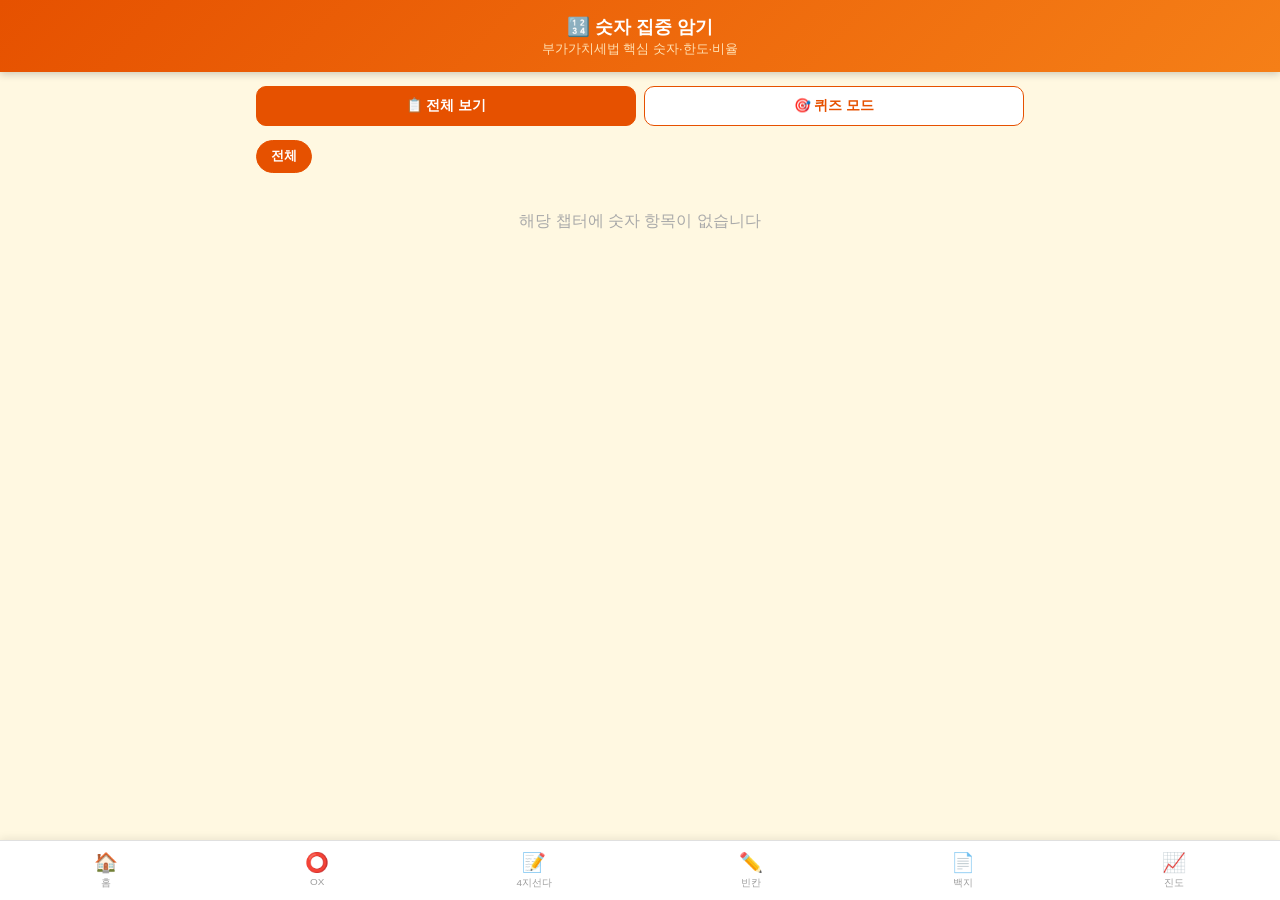
<file: number.html>
<!DOCTYPE html>
<html lang="ko">
<head>
  <meta charset="UTF-8">
  <meta name="viewport" content="width=device-width, initial-scale=1.0">
  <title>숫자 집중 암기 | 부가가치세법</title>
  <link rel="stylesheet" href="style.css">
  <style>
    .number-grid{display:grid;grid-template-columns:repeat(2,1fr);gap:12px;margin-bottom:14px;}
    .num-card{background:white;border-radius:14px;padding:18px 14px;text-align:center;box-shadow:0 2px 8px rgba(0,0,0,0.08);cursor:pointer;transition:transform 0.2s;border-top:4px solid #E65100;}
    .num-card:hover{transform:translateY(-2px);}
    .num-card .num-val{font-size:1.8rem;font-weight:bold;color:#E65100;margin-bottom:6px;line-height:1.2;}
    .num-card .num-label{font-size:0.8rem;color:#555;line-height:1.5;white-space:pre-line;}
    .num-card .num-source{font-size:0.72rem;color:#AAA;margin-top:6px;}
    .num-quiz-card{background:white;border-radius:14px;padding:16px;margin-bottom:12px;box-shadow:0 2px 8px rgba(0,0,0,0.07);border-left:4px solid #00838F;}
    .num-quiz-q{font-size:0.9rem;font-weight:bold;color:#333;margin-bottom:10px;line-height:1.6;}
    .num-opts{display:grid;grid-template-columns:repeat(2,1fr);gap:8px;}
    .num-opt{padding:10px 8px;border:1.5px solid #E0E0E0;border-radius:8px;background:#F9F9F9;font-size:0.88rem;font-weight:bold;cursor:pointer;font-family:inherit;color:#E65100;transition:all 0.15s;text-align:center;}
    .num-opt:hover:not(:disabled){background:#FFF3E0;border-color:#E65100;}
    .num-opt.correct{background:#C8E6C9;border-color:#2E7D32;color:#1B5E20;}
    .num-opt.wrong{background:#FFCDD2;border-color:#B71C1C;color:#B71C1C;}
    .num-opt:disabled{cursor:default;}
    .mode-tabs{display:flex;gap:8px;margin-bottom:14px;}
    .mode-tab{flex:1;padding:10px;border:1.5px solid #E65100;border-radius:10px;font-size:0.85rem;font-weight:bold;cursor:pointer;background:white;color:#E65100;font-family:inherit;transition:all 0.15s;}
    .mode-tab.active{background:#E65100;color:white;}
    .ch-filter-wrap{display:flex;gap:8px;overflow-x:auto;padding-bottom:4px;margin-bottom:14px;}
    .ch-filter-btn{padding:7px 14px;border:1.5px solid #FFCC80;border-radius:20px;font-size:0.8rem;font-weight:bold;cursor:pointer;white-space:nowrap;background:white;color:#E65100;font-family:inherit;flex-shrink:0;transition:all 0.15s;}
    .ch-filter-btn.active{background:#E65100;color:white;border-color:#E65100;}
    .num-explain{font-size:0.8rem;color:#E65100;background:#FFF3E0;border-radius:8px;padding:8px 10px;margin-top:6px;line-height:1.6;display:none;white-space:pre-line;}
    .num-explain.show{display:block;}
  </style>
</head>
<body>

<div class="header">
  <h1>🔢 숫자 집중 암기</h1>
  <div class="sub">부가가치세법 핵심 숫자·한도·비율</div>
</div>

<div class="container">
  <div class="mode-tabs">
    <button class="mode-tab active" id="tabView" onclick="setMode('view')">📋 전체 보기</button>
    <button class="mode-tab" id="tabQuiz" onclick="setMode('quiz')">🎯 퀴즈 모드</button>
  </div>
  <div class="ch-filter-wrap" id="chFilterWrap"></div>
  <div id="viewMode"><div class="number-grid" id="numberGrid"></div></div>
  <div id="quizMode" style="display:none;">
    <div style="display:flex;justify-content:space-between;font-size:0.85rem;color:#555;margin-bottom:10px;">
      <span id="quizProgress">0 / 0</span><span id="quizScore">점수: 0 / 0</span>
    </div>
    <div class="progress-wrap" style="margin-bottom:12px;">
      <div class="progress-bar" id="quizProgressBar" style="width:0%;background:#00838F;"></div>
    </div>
    <div id="quizContent"></div>
    <div class="bottom-btns" style="margin-top:4px;">
      <button class="btn-next" id="btnQuizNext" onclick="nextQuiz()" disabled>다음 ▶</button>
      <button class="btn-change" onclick="restartQuiz()">🔄 다시 풀기</button>
    </div>
  </div>
</div>

<div class="bottom-nav">
  <button class="nav-btn" onclick="location.href='index.html'"><span class="icon">🏠</span>홈</button>
  <button class="nav-btn" onclick="location.href='ox.html'"><span class="icon">⭕</span>OX</button>
  <button class="nav-btn" onclick="location.href='choice.html'"><span class="icon">📝</span>4지선다</button>
  <button class="nav-btn" onclick="location.href='blank.html'"><span class="icon">✏️</span>빈칸</button>
  <button class="nav-btn" onclick="location.href='white.html'"><span class="icon">📄</span>백지</button>
  <button class="nav-btn" onclick="location.href='progress.html'"><span class="icon">📈</span>진도</button>
</div>

<script src="data/ch01.js"></script>
<script src="data/ch02.js"></script>
<script src="data/ch03.js"></script>
<script src="data/ch04.js"></script>
<script src="data/ch05.js"></script>
<script src="data/ch06.js"></script>
<script src="data/ch07.js"></script>
<script src="data/ch08.js"></script>
<script src="data/ch09.js"></script>
<script src="data/ch10.js"></script>
<script src="app.js"></script>
<script>
let currentMode='view',currentFilter='ALL',quizItems=[],quizIdx=0,quizCorrect=0,quizTotal=0,quizAnswered=false;

function init(){buildFilter();renderView('ALL');}

function setMode(mode){
  currentMode=mode;
  document.getElementById('tabView').className=`mode-tab ${mode==='view'?'active':''}`;
  document.getElementById('tabQuiz').className=`mode-tab ${mode==='quiz'?'active':''}`;
  document.getElementById('viewMode').style.display=mode==='view'?'block':'none';
  document.getElementById('quizMode').style.display=mode==='quiz'?'block':'none';
  if(mode==='quiz')startQuiz(currentFilter);
}

function buildFilter(){
  const wrap=document.getElementById('chFilterWrap');wrap.innerHTML='';
  const colors=['#E53935','#F57F17','#FBC02D','#7B1FA2','#1565C0','#00838F','#2E7D32','#4E342E','#37474F','#B71C1C'];
  const allBtn=document.createElement('button');allBtn.className='ch-filter-btn active';allBtn.textContent='전체';allBtn.onclick=()=>setFilter('ALL',allBtn);wrap.appendChild(allBtn);
  CHAPTER_LIST.forEach((ch,i)=>{
    const data=getTypeData(ch.key,'numbers');if(!data.length)return;
    const btn=document.createElement('button');btn.className='ch-filter-btn';btn.textContent=`CH${i+1}`;btn.style.borderColor=colors[i];btn.style.color=colors[i];btn.onclick=()=>setFilter(ch.key,btn);wrap.appendChild(btn);
  });
}

function setFilter(key,btnEl){
  currentFilter=key;document.querySelectorAll('.ch-filter-btn').forEach(b=>b.classList.remove('active'));btnEl.classList.add('active');
  if(currentMode==='view')renderView(key);else startQuiz(key);
}

function getNumbers(filter){
  let items=[];
  if(filter==='ALL'){CHAPTER_LIST.forEach(ch=>{getTypeData(ch.key,'numbers').forEach(d=>items.push({...d,_chKey:ch.key}));});}
  else{getTypeData(filter,'numbers').forEach(d=>items.push({...d,_chKey:filter}));}
  return items;
}

function renderView(filter){
  const items=getNumbers(filter),grid=document.getElementById('numberGrid');grid.innerHTML='';
  const colors=['#E53935','#F57F17','#FBC02D','#7B1FA2','#1565C0','#00838F','#2E7D32','#4E342E','#37474F','#B71C1C'];
  if(!items.length){grid.innerHTML='<div style="grid-column:span 2;text-align:center;color:#aaa;padding:20px;">해당 챕터에 숫자 항목이 없습니다</div>';return;}
  items.forEach(item=>{
    const chIdx=CHAPTER_LIST.findIndex(c=>c.key===item._chKey),color=colors[chIdx]||'#E65100';
    const card=document.createElement('div');card.className='num-card';card.style.borderTopColor=color;
    card.innerHTML=`<div class="num-val" style="color:${color};">${item.val}</div><div class="num-label">${item.label}</div>${item.원문?`<div class="num-source">📌 ${item.원문}</div>`:''}`;
    grid.appendChild(card);
  });
}

function startQuiz(filter){
  const items=getNumbers(filter);if(!items.length){document.getElementById('quizContent').innerHTML='<div style="text-align:center;color:#aaa;padding:20px;">숫자 항목이 없습니다</div>';return;}
  quizItems=[];const shuffled=shuffle([...items]);
  shuffled.forEach(item=>{
    const wrongVals=shuffle(items.filter(i=>i.val!==item.val).map(i=>i.val)).slice(0,3);
    const opts1=shuffle([item.val,...wrongVals]);
    quizItems.push({type:'val',q:`다음 설명에 해당하는 숫자는?\n\n"${item.label}"`,opts:opts1,answer:item.val,해설:item.label,원문:item.원문||''});
    if(items.length>=4){
      const wrongLabels=shuffle(items.filter(i=>i.val!==item.val).map(i=>i.label)).slice(0,3);
      const opts2=shuffle([item.label,...wrongLabels]);
      quizItems.push({type:'label',q:`"${item.val}" 에 해당하는 설명은?`,opts:opts2,answer:item.label,해설:`${item.val} → ${item.label}`,원문:item.원문||''});
    }
  });
  quizItems=shuffle(quizItems);quizIdx=0;quizCorrect=0;quizTotal=0;quizAnswered=false;loadQuiz();
}

function loadQuiz(){
  quizAnswered=false;const q=quizItems[quizIdx],t=quizItems.length;
  document.getElementById('quizProgress').textContent=`${quizIdx+1} / ${t}`;
  document.getElementById('quizScore').textContent=`점수: ${quizCorrect} / ${quizTotal}`;
  document.getElementById('quizProgressBar').style.width=`${((quizIdx+1)/t)*100}%`;
  document.getElementById('btnQuizNext').disabled=true;
  const nums=['①','②','③','④'];
  let optsHTML=q.opts.map((opt,i)=>`<button class="num-opt" id="nopt_${i}" onclick="answerQuiz(${i})">${nums[i]} ${opt}</button>`).join('');
  document.getElementById('quizContent').innerHTML=`<div class="num-quiz-card"><div class="num-quiz-q">${q.q}</div><div class="num-opts" id="numOpts">${optsHTML}</div><div id="numResult" style="font-size:0.85rem;font-weight:bold;margin-top:6px;padding:4px 0;"></div><div class="num-explain" id="numExplain">📖 ${q.해설}${q.원문?`\n📌 원문: ${q.원문}`:''}</div></div>`;
}

function answerQuiz(optIdx){
  if(quizAnswered)return;quizAnswered=true;
  const q=quizItems[quizIdx],selected=q.opts[optIdx],isCorrect=(selected===q.answer);
  quizTotal++;if(isCorrect)quizCorrect++;
  const resultEl=document.getElementById('numResult');
  if(isCorrect){resultEl.textContent='✅ 정답입니다!';resultEl.style.color='#1B5E20';document.getElementById(`nopt_${optIdx}`).className='num-opt correct';}
  else{resultEl.textContent=`❌ 오답! 정답은 [${q.answer}]`;resultEl.style.color='#B71C1C';document.getElementById(`nopt_${optIdx}`).className='num-opt wrong';for(let i=0;i<q.opts.length;i++){if(q.opts[i]===q.answer)document.getElementById(`nopt_${i}`).className='num-opt correct';}addWrongNote(currentFilter,'number',q.q,selected,q.answer,q.해설,q.원문);}
  document.getElementById('numExplain').classList.add('show');
  for(let i=0;i<q.opts.length;i++){const btn=document.getElementById(`nopt_${i}`);if(btn)btn.disabled=true;}
  document.getElementById('quizScore').textContent=`점수: ${quizCorrect} / ${quizTotal}`;
  document.getElementById('btnQuizNext').disabled=false;
}

function nextQuiz(){quizIdx++;if(quizIdx>=quizItems.length)showQuizResult();else loadQuiz();}

function showQuizResult(){
  const pct=quizTotal>0?Math.round(quizCorrect/quizTotal*100):0;
  let msg=pct>=90?'🏆 숫자 완전 암기!':pct>=70?'👍 잘 하셨어요!':'📖 숫자를 더 외워요!';
  document.getElementById('quizContent').innerHTML=`<div style="text-align:center;padding:20px 0;"><div style="font-size:2rem;font-weight:bold;color:#E65100;margin:8px 0;">${quizCorrect} / ${quizTotal}</div><div style="font-size:1rem;color:#555;">정답률 ${pct}%</div><div style="font-size:1.1rem;font-weight:bold;color:#E65100;margin-top:6px;">${msg}</div></div>`;
  document.getElementById('btnQuizNext').disabled=true;
}

function restartQuiz(){startQuiz(currentFilter);}
init();
</script>
</body>
</html>
</file>
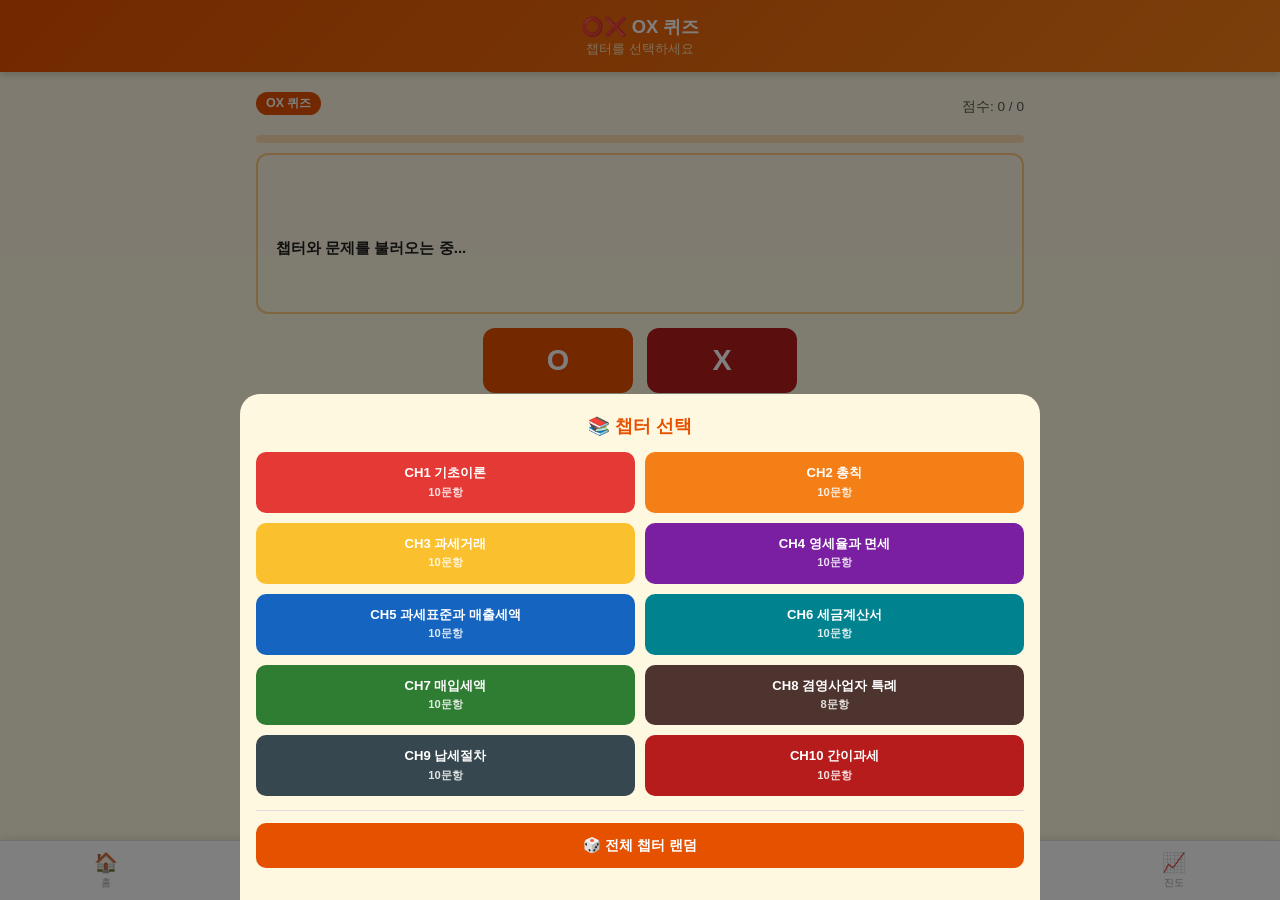
<file: ox.html>
<!DOCTYPE html>
<html lang="ko">
<head>
  <meta charset="UTF-8">
  <meta name="viewport" content="width=device-width, initial-scale=1.0">
  <title>OX 퀴즈 | 부가가치세법</title>
  <link rel="stylesheet" href="style.css">
</head>
<body>

<div class="header">
  <h1>⭕❌ OX 퀴즈</h1>
  <div class="sub" id="headerSub">챕터를 선택하세요</div>
</div>

<div class="container" id="quizPage">
  <div class="info-bar">
    <div>
      <span class="type-badge" id="typeBadge" style="background:#E65100;">OX 퀴즈</span>
      <span id="progressText" style="margin-left:6px;font-size:0.85rem;"></span>
    </div>
    <div id="scoreText" style="font-size:0.85rem;color:#555;">점수: 0 / 0</div>
  </div>
  <div class="progress-wrap">
    <div class="progress-bar" id="progressBar" style="width:0%"></div>
  </div>
  <div class="question-box" id="questionBox">
    <span class="q-label" id="qLabel"></span>
    <span id="qText">챕터와 문제를 불러오는 중...</span>
    <span class="q-source" id="qSource"></span>
  </div>
  <div class="ox-wrap">
    <button class="btn-o" id="btnO" onclick="answer(true)">O</button>
    <button class="btn-x" id="btnX" onclick="answer(false)">X</button>
  </div>
  <div class="result-text" id="resultText"></div>
  <div class="explain-box" id="explainBox"></div>
  <div class="source-box" id="sourceBox"></div>
  <div class="bottom-btns">
    <button class="btn-next" id="btnNext" onclick="nextQuestion()" disabled>다음 ▶</button>
    <button class="btn-show-source" id="btnSource" onclick="toggleSource()" style="display:none;">📌 원문 보기</button>
    <button class="btn-change" onclick="showModal()">챕터 변경</button>
    <button class="btn-change" style="background:#546E7A;" onclick="location.href='index.html'">🏠 홈</button>
  </div>
</div>

<div class="container" id="resultPage" style="display:none;">
  <div class="card">
    <div class="card-title">🎉 OX 퀴즈 완료!</div>
    <div id="resultContent"></div>
  </div>
  <div class="bottom-btns">
    <button class="btn-next" onclick="retrySession()">🔄 다시 풀기</button>
    <button class="btn-change" onclick="showModal()">📚 챕터 변경</button>
    <button class="btn-change" style="background:#546E7A;" onclick="location.href='index.html'">🏠 홈</button>
  </div>
</div>

<div class="modal-overlay" id="modal" onclick="closeModalOutside(event)">
  <div class="modal">
    <h2>📚 챕터 선택</h2>
    <div id="modalChGrid" style="display:grid;grid-template-columns:1fr 1fr;gap:10px;"></div>
    <div style="margin-top:14px;border-top:1px solid #E0E0E0;padding-top:12px;">
      <button onclick="startAllChapters()" style="width:100%;padding:13px;background:#E65100;color:white;border:none;border-radius:10px;font-size:0.9rem;font-weight:bold;font-family:inherit;cursor:pointer;">🎲 전체 챕터 랜덤</button>
    </div>
  </div>
</div>

<div class="bottom-nav">
  <button class="nav-btn" onclick="location.href='index.html'"><span class="icon">🏠</span>홈</button>
  <button class="nav-btn active" onclick="location.href='ox.html'"><span class="icon">⭕</span>OX</button>
  <button class="nav-btn" onclick="location.href='choice.html'"><span class="icon">📝</span>4지선다</button>
  <button class="nav-btn" onclick="location.href='blank.html'"><span class="icon">✏️</span>빈칸</button>
  <button class="nav-btn" onclick="location.href='white.html'"><span class="icon">📄</span>백지</button>
  <button class="nav-btn" onclick="location.href='progress.html'"><span class="icon">📈</span>진도</button>
</div>

<script src="data/ch01.js"></script>
<script src="data/ch02.js"></script>
<script src="data/ch03.js"></script>
<script src="data/ch04.js"></script>
<script src="data/ch05.js"></script>
<script src="data/ch06.js"></script>
<script src="data/ch07.js"></script>
<script src="data/ch08.js"></script>
<script src="data/ch09.js"></script>
<script src="data/ch10.js"></script>
<script src="app.js"></script>
<script>
let questions=[],idx=0,correct=0,total=0,wrongs=[],answered=false,currentChKey='',sourceVisible=false;

function init(){
  const ch=sessionStorage.getItem('sel_ch'),type=sessionStorage.getItem('sel_type');
  if(ch&&type==='ox')startChapter(ch);else showModal();
}

function buildModal(){
  const grid=document.getElementById('modalChGrid');grid.innerHTML='';
  const colors=['#E53935','#F57F17','#FBC02D','#7B1FA2','#1565C0','#00838F','#2E7D32','#4E342E','#37474F','#B71C1C'];
  CHAPTER_LIST.forEach((ch,i)=>{
    const data=getTypeData(ch.key,'ox');if(!data.length)return;
    const btn=document.createElement('button');
    btn.style.cssText=`padding:12px 8px;border:none;border-radius:10px;background:${colors[i]};color:white;font-size:0.82rem;font-weight:bold;font-family:inherit;cursor:pointer;line-height:1.4;`;
    btn.innerHTML=`CH${i+1} ${ch.label.replace(/CH\d+\s*/,'')}<br><span style="font-size:0.7rem;opacity:0.85;">${data.length}문항</span>`;
    btn.onclick=()=>{closeModal();startChapter(ch.key);};grid.appendChild(btn);
  });
}

function showModal(){buildModal();document.getElementById('modal').classList.add('active');}
function closeModal(){document.getElementById('modal').classList.remove('active');}

function startChapter(chKey){
  currentChKey=chKey;
  const raw=getTypeData(chKey,'ox');if(!raw.length){showToast('OX 문제가 없습니다');return;}
  questions=shuffle(raw);idx=0;correct=0;total=0;wrongs=[];
  const ch=getChData(chKey);
  document.getElementById('headerSub').textContent=ch?ch.title:chKey;
  document.getElementById('quizPage').style.display='block';
  document.getElementById('resultPage').style.display='none';
  loadQuestion();
}

function startAllChapters(){
  closeModal();currentChKey='ALL';let all=[];
  CHAPTER_LIST.forEach(ch=>{all=all.concat(getTypeData(ch.key,'ox').map(q=>({...q,_chKey:ch.key})));});
  if(!all.length){showToast('문제가 없습니다');return;}
  questions=shuffle(all);idx=0;correct=0;total=0;wrongs=[];
  document.getElementById('headerSub').textContent='전체 챕터 랜덤';
  document.getElementById('quizPage').style.display='block';
  document.getElementById('resultPage').style.display='none';
  loadQuestion();
}

function loadQuestion(){
  answered=false;sourceVisible=false;
  const q=questions[idx],t=questions.length;
  const chKey=q._chKey||currentChKey;
  const chLabel=CHAPTER_LIST.find(c=>c.key===chKey)?.label||chKey;
  document.getElementById('progressText').textContent=`${idx+1} / ${t}`;
  document.getElementById('scoreText').textContent=`점수: ${correct} / ${total}`;
  document.getElementById('progressBar').style.width=`${(idx/t)*100}%`;
  document.getElementById('qLabel').textContent=chLabel;
  document.getElementById('qText').textContent=q.q;
  document.getElementById('qSource').textContent='';
  document.getElementById('resultText').textContent='';
  document.getElementById('resultText').className='result-text';
  document.getElementById('explainBox').classList.remove('show');
  document.getElementById('sourceBox').classList.remove('show');
  document.getElementById('btnNext').disabled=true;
  document.getElementById('btnSource').style.display='none';
  document.getElementById('btnO').disabled=false;
  document.getElementById('btnX').disabled=false;
}

function answer(userAns){
  if(answered)return;answered=true;
  const q=questions[idx],chKey=q._chKey||currentChKey;
  const isCorrect=(userAns===q.a);
  total++;
  if(isCorrect){correct++;document.getElementById('resultText').textContent='✅  정답입니다!';document.getElementById('resultText').className='result-text correct';}
  else{const ans=q.a?'O':'X';document.getElementById('resultText').textContent=`❌  오답!  정답은 [${ans}] 입니다.`;document.getElementById('resultText').className='result-text wrong';wrongs.push(q);addWrongNote(chKey,'ox',q.q,userAns?'O':'X',q.a?'O':'X',q.해설,q.원문);}
  updateProgress(chKey,'ox',isCorrect?1:0,1);
  const explainBox=document.getElementById('explainBox');explainBox.textContent=`📖 해설:  ${q.해설}`;explainBox.classList.add('show');
  if(q.원문){document.getElementById('btnSource').style.display='inline-block';document.getElementById('sourceBox').textContent=`📌 원문:  ${q.원문}`;}
  document.getElementById('btnO').disabled=true;document.getElementById('btnX').disabled=true;
  document.getElementById('btnNext').disabled=false;
  document.getElementById('scoreText').textContent=`점수: ${correct} / ${total}`;
}

function toggleSource(){
  const box=document.getElementById('sourceBox');sourceVisible=!sourceVisible;
  if(sourceVisible){box.classList.add('show');document.getElementById('btnSource').textContent='📌 원문 닫기';}
  else{box.classList.remove('show');document.getElementById('btnSource').textContent='📌 원문 보기';}
}

function nextQuestion(){idx++;if(idx>=questions.length)showResult();else loadQuestion();}

function showResult(){
  document.getElementById('quizPage').style.display='none';
  document.getElementById('resultPage').style.display='block';
  const ch=getChData(currentChKey);
  const chLabel=ch?ch.title:(currentChKey==='ALL'?'전체 챕터':currentChKey);
  const pct=total>0?Math.round(correct/total*100):0;
  let msg=pct>=90?'🏆 훌륭합니다!':pct>=70?'👍 잘 하셨어요!':'📖 조금 더 복습해봐요!';
  let wrongHTML='';
  if(!wrongs.length)wrongHTML='<div style="text-align:center;color:#2E7D32;font-weight:bold;padding:14px;">🎊 모든 문제 정답!</div>';
  else{wrongHTML=`<div style="font-weight:bold;color:#B71C1C;margin:14px 0 8px;">❌ 틀린 문제 (${wrongs.length}개) — 아래 원문을 다시 공부하세요!</div>`;wrongs.forEach((w,i)=>{wrongHTML+=`<div class="wrong-item"><div class="wi-q">Q${i+1}. ${w.q}</div><div class="wi-ans"><span class="ans-correct">정답: ${w.a?'O':'X'}</span></div><div class="wi-exp">📖 ${w.해설}</div>${w.원문?`<div style="font-size:0.75rem;color:#888;margin-top:3px;">📌 원문: ${w.원문}</div>`:''}</div>`;});}
  document.getElementById('resultContent').innerHTML=`<div style="text-align:center;margin-bottom:14px;"><div style="font-size:0.9rem;color:#555;">${chLabel}</div><div style="font-size:2.2rem;font-weight:bold;color:#E65100;margin:6px 0;">${correct} / ${total}</div><div style="font-size:1rem;color:#555;">정답률 ${pct}%</div><div style="font-size:1.1rem;font-weight:bold;color:#E65100;margin-top:4px;">${msg}</div></div>${wrongHTML}`;
  window.scrollTo(0,0);
}

function retrySession(){if(currentChKey==='ALL')startAllChapters();else startChapter(currentChKey);}
init();
</script>
</body>
</html>
</file>
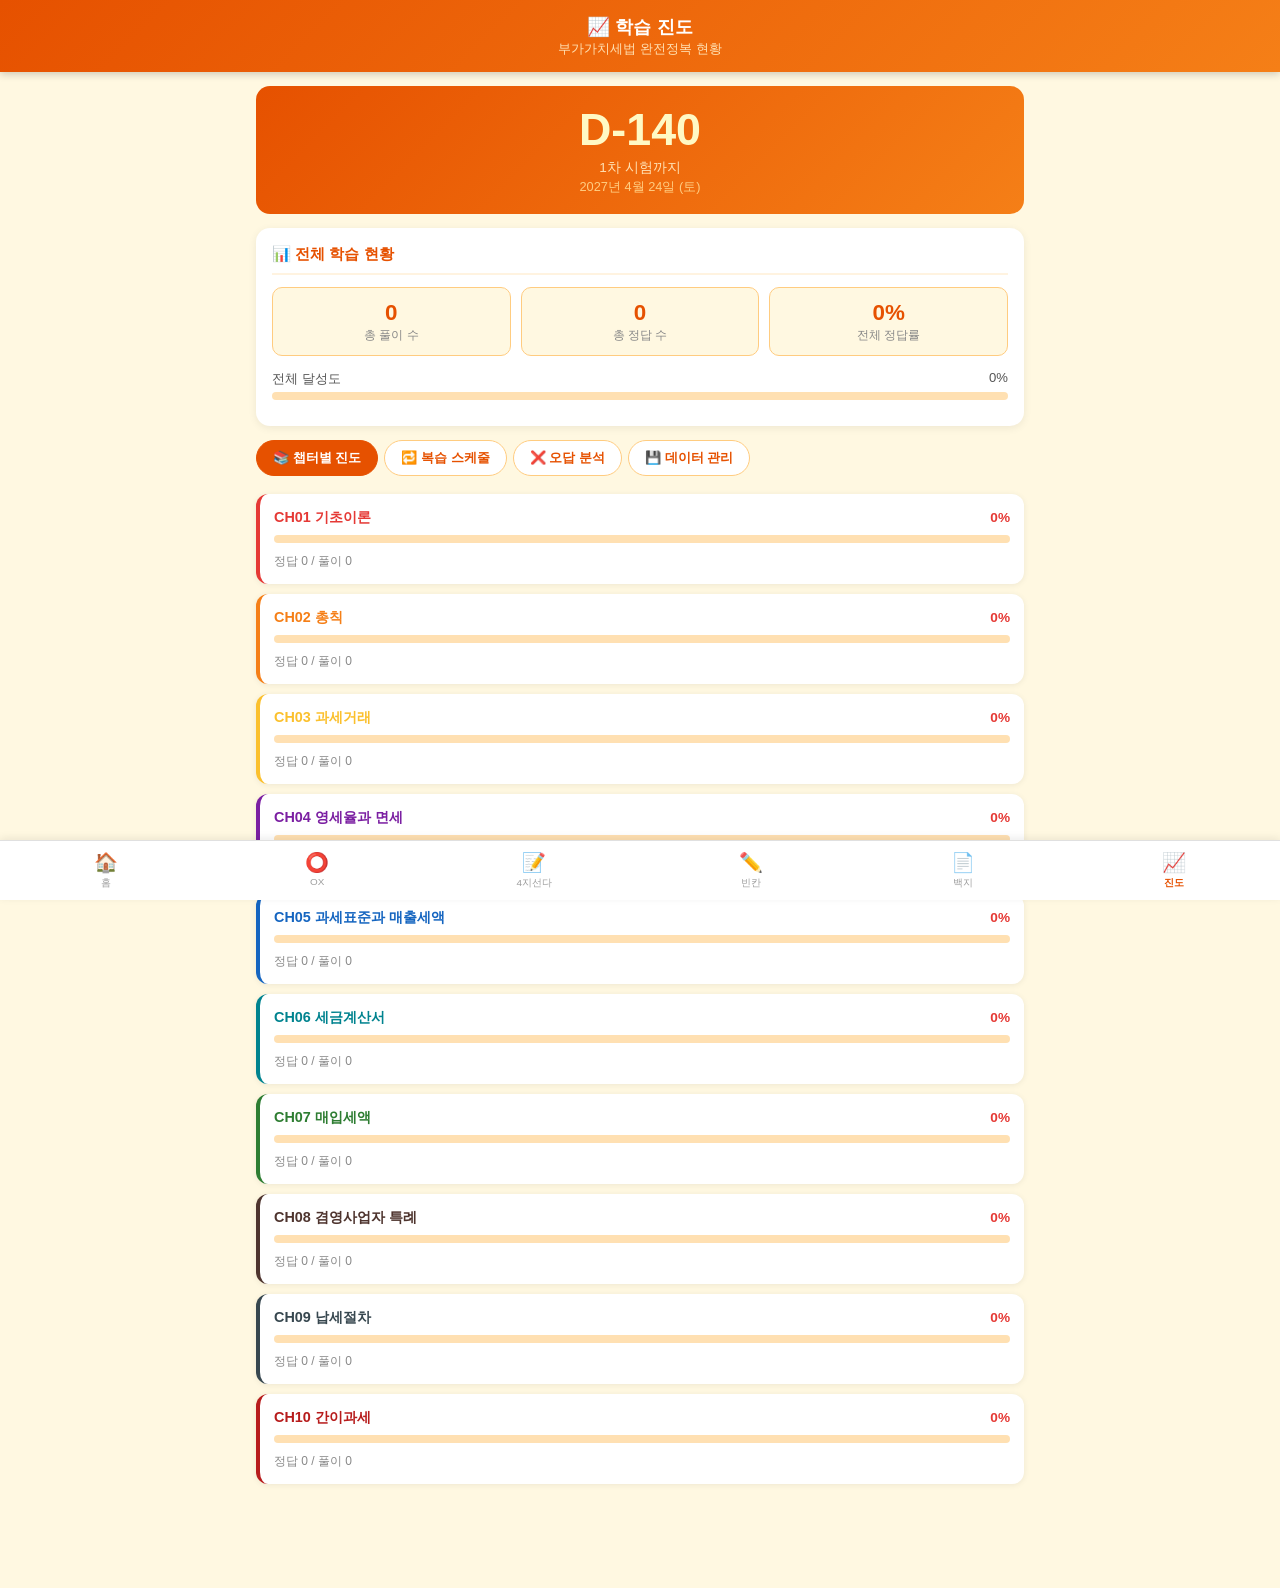
<file: progress.html>
<!DOCTYPE html>
<html lang="ko">
<head>
  <meta charset="UTF-8">
  <meta name="viewport" content="width=device-width, initial-scale=1.0">
  <title>학습 진도 | 부가가치세법</title>
  <link rel="stylesheet" href="style.css">
  <style>
    .dday-card{background:linear-gradient(135deg,#E65100,#F57F17);color:white;border-radius:14px;padding:18px;margin-bottom:14px;text-align:center;}
    .dday-card .dday-num{font-size:2.8rem;font-weight:bold;color:#FFF9C4;}
    .dday-card .dday-label{font-size:0.85rem;color:#FFE0B2;margin-top:4px;}
    .dday-card .dday-date{font-size:0.8rem;color:#FFCC80;margin-top:2px;}
    .total-progress-card{background:white;border-radius:14px;padding:16px;margin-bottom:14px;box-shadow:0 2px 8px rgba(0,0,0,0.07);}
    .total-stats{display:grid;grid-template-columns:repeat(3,1fr);gap:10px;margin-bottom:14px;}
    .stat-item{background:#FFF8E1;border-radius:10px;padding:12px 8px;text-align:center;border:1px solid #FFCC80;}
    .stat-item .sv{font-size:1.4rem;font-weight:bold;color:#E65100;}
    .stat-item .sl{font-size:0.72rem;color:#888;margin-top:2px;}
    .ch-progress-item{background:white;border-radius:12px;padding:14px;margin-bottom:10px;box-shadow:0 1px 6px rgba(0,0,0,0.07);cursor:pointer;transition:box-shadow 0.2s;}
    .ch-progress-item:hover{box-shadow:0 3px 12px rgba(0,0,0,0.1);}
    .ch-progress-header{display:flex;justify-content:space-between;align-items:center;margin-bottom:8px;}
    .ch-progress-name{font-weight:bold;font-size:0.9rem;}
    .ch-type-bars{display:none;margin-top:10px;padding-top:10px;border-top:1px solid #F0F0F0;}
    .ch-type-bars.show{display:block;}
    .type-bar-row{display:flex;align-items:center;gap:8px;margin-bottom:6px;}
    .type-bar-label{width:80px;font-size:0.75rem;color:#666;flex-shrink:0;}
    .type-bar-wrap{flex:1;background:#F0F0F0;border-radius:4px;height:8px;overflow:hidden;}
    .type-bar-fill{height:100%;border-radius:4px;transition:width 0.4s;}
    .type-bar-val{width:36px;font-size:0.72rem;color:#888;text-align:right;flex-shrink:0;}
    .review-item{background:white;border-radius:10px;padding:12px 14px;margin-bottom:8px;border-left:4px solid #E65100;box-shadow:0 1px 4px rgba(0,0,0,0.06);display:flex;justify-content:space-between;align-items:center;cursor:pointer;}
    .review-item .ri-ch{font-weight:bold;font-size:0.88rem;color:#E65100;}
    .review-item .ri-date{font-size:0.78rem;color:#888;}
    .review-badge{padding:4px 10px;border-radius:12px;font-size:0.75rem;font-weight:bold;color:white;flex-shrink:0;}
    .badge-today{background:#E53935;}.badge-soon{background:#F57F17;}.badge-later{background:#2E7D32;}
    .wrong-analysis-item{background:#FFF8E1;border-radius:10px;padding:12px 14px;margin-bottom:8px;border-left:4px solid #FBC02D;}
    .wa-header{display:flex;justify-content:space-between;align-items:center;margin-bottom:4px;}
    .wa-ch{font-weight:bold;font-size:0.88rem;color:#E65100;}.wa-count{font-size:0.82rem;color:#E53935;font-weight:bold;}
    .wa-types{font-size:0.75rem;color:#777;}
    .section-tabs{display:flex;gap:6px;overflow-x:auto;padding-bottom:4px;margin-bottom:14px;}
    .section-tab{padding:8px 16px;border:1.5px solid #FFCC80;border-radius:20px;font-size:0.82rem;font-weight:bold;cursor:pointer;white-space:nowrap;background:white;color:#E65100;font-family:inherit;transition:all 0.15s;flex-shrink:0;}
    .section-tab.active{background:#E65100;color:white;border-color:#E65100;}
    .data-btn{width:100%;padding:13px;border:none;border-radius:10px;font-size:0.9rem;font-weight:bold;font-family:inherit;cursor:pointer;color:white;margin-bottom:8px;}
    .data-btn.export{background:#2E7D32;}.data-btn.import{background:#1565C0;}.data-btn.reset{background:#E53935;}
  </style>
</head>
<body>

<div class="header">
  <h1>📈 학습 진도</h1>
  <div class="sub">부가가치세법 완전정복 현황</div>
</div>

<div class="container">

  <div class="dday-card">
    <div class="dday-num" id="ddayNum">D-???</div>
    <div class="dday-label">1차 시험까지</div>
    <div class="dday-date">2027년 4월 24일 (토)</div>
  </div>

  <div class="total-progress-card">
    <div class="card-title">📊 전체 학습 현황</div>
    <div class="total-stats">
      <div class="stat-item"><div class="sv" id="statTotal">0</div><div class="sl">총 풀이 수</div></div>
      <div class="stat-item"><div class="sv" id="statCorrect">0</div><div class="sl">총 정답 수</div></div>
      <div class="stat-item"><div class="sv" id="statPct">0%</div><div class="sl">전체 정답률</div></div>
    </div>
    <div style="display:flex;justify-content:space-between;font-size:0.82rem;color:#555;margin-bottom:4px;">
      <span>전체 달성도</span><span id="totalPctLabel">0%</span>
    </div>
    <div class="progress-wrap">
      <div class="progress-bar" id="totalBar" style="width:0%"></div>
    </div>
  </div>

  <div class="section-tabs">
    <button class="section-tab active" id="stab_chapter" onclick="setSection('chapter')">📚 챕터별 진도</button>
    <button class="section-tab" id="stab_review" onclick="setSection('review')">🔁 복습 스케줄</button>
    <button class="section-tab" id="stab_wrong" onclick="setSection('wrong')">❌ 오답 분석</button>
    <button class="section-tab" id="stab_data" onclick="setSection('data')">💾 데이터 관리</button>
  </div>

  <div id="sec_chapter"><div id="chapterProgressList"></div></div>

  <div id="sec_review" style="display:none;">
    <div class="card"><div class="card-title">🔁 복습 스케줄</div><div style="font-size:0.8rem;color:#888;margin-bottom:10px;">마지막 학습일 기준 권장 복습 시점</div><div id="reviewSchedule"></div></div>
  </div>

  <div id="sec_wrong" style="display:none;">
    <div class="card"><div class="card-title">❌ 오답 분석</div><div style="font-size:0.8rem;color:#888;margin-bottom:10px;">챕터별·유형별 오답 현황</div><div id="wrongAnalysis"></div></div>
    <div class="card" style="margin-top:8px;"><div class="card-title">📋 최근 오답 목록</div><div id="recentWrong"></div></div>
  </div>

  <div id="sec_data" style="display:none;">
    <div class="card">
      <div class="card-title">💾 데이터 관리</div>
      <div style="font-size:0.82rem;color:#555;margin-bottom:12px;line-height:1.6;">📥 <b>내보내기</b>: 모든 학습 기록을 JSON 파일로 저장<br>📤 <b>불러오기</b>: 저장된 JSON 파일로 데이터 복원<br>💡 <b>권장</b>: 주 1회 내보내기 후 GitHub에 업로드</div>
      <button class="data-btn export" onclick="exportData()">📥 데이터 내보내기</button>
      <button class="data-btn import" onclick="triggerImport()">📤 데이터 불러오기</button>
      <input type="file" id="importFile" accept=".json" style="display:none;" onchange="importDataFile(this.files[0])">
      <div style="margin-top:14px;padding:12px;background:#FFF8E1;border-radius:10px;">
        <div style="font-weight:bold;font-size:0.88rem;color:#E65100;margin-bottom:8px;">📊 저장된 데이터 현황</div>
        <div id="dataSummary" style="font-size:0.82rem;color:#555;line-height:1.8;"></div>
      </div>
    </div>
    <div class="card" style="border:2px solid #FFCDD2;">
      <div class="card-title" style="color:#E53935;">⚠️ 초기화</div>
      <div style="font-size:0.82rem;color:#888;margin-bottom:10px;">모든 학습 기록이 삭제됩니다. 삭제 전 반드시 내보내기를 하세요!</div>
      <button class="data-btn reset" onclick="resetAllData()">🗑️ 전체 데이터 초기화</button>
    </div>
  </div>

</div>

<div class="bottom-nav">
  <button class="nav-btn" onclick="location.href='index.html'"><span class="icon">🏠</span>홈</button>
  <button class="nav-btn" onclick="location.href='ox.html'"><span class="icon">⭕</span>OX</button>
  <button class="nav-btn" onclick="location.href='choice.html'"><span class="icon">📝</span>4지선다</button>
  <button class="nav-btn" onclick="location.href='blank.html'"><span class="icon">✏️</span>빈칸</button>
  <button class="nav-btn" onclick="location.href='white.html'"><span class="icon">📄</span>백지</button>
  <button class="nav-btn active" onclick="location.href='progress.html'"><span class="icon">📈</span>진도</button>
</div>

<script src="data/ch01.js"></script>
<script src="data/ch02.js"></script>
<script src="data/ch03.js"></script>
<script src="data/ch04.js"></script>
<script src="data/ch05.js"></script>
<script src="data/ch06.js"></script>
<script src="data/ch07.js"></script>
<script src="data/ch08.js"></script>
<script src="data/ch09.js"></script>
<script src="data/ch10.js"></script>
<script src="app.js"></script>
<script>
let currentSection='chapter';
const TYPE_LABELS={ox:'⭕ OX 퀴즈',choice:'📝 4지선다',blank:'✏️ 빈칸',card:'🃏 카드',compare:'📊 비교',number:'🔢 숫자',flow:'🔄 흐름도',white:'📄 백지'};
const TYPE_COLORS={ox:'#E65100',choice:'#6A1B9A',blank:'#1565C0',card:'#2E7D32',compare:'#B71C1C',number:'#00838F',flow:'#37474F',white:'#4527A0'};
const CH_COLORS=['#E53935','#F57F17','#FBC02D','#7B1FA2','#1565C0','#00838F','#2E7D32','#4E342E','#37474F','#B71C1C'];

function init(){
  document.getElementById('ddayNum').textContent=getDDay();
  renderTotalStats();renderChapterProgress();renderDataSummary();
}

function setSection(sec){
  currentSection=sec;
  ['chapter','review','wrong','data'].forEach(s=>{
    document.getElementById(`stab_${s}`).className=`section-tab ${s===sec?'active':''}`;
    document.getElementById(`sec_${s}`).style.display=s===sec?'block':'none';
  });
  if(sec==='review')renderReviewSchedule();
  if(sec==='wrong')renderWrongAnalysis();
  if(sec==='data')renderDataSummary();
}

function renderTotalStats(){
  const p=getProgress();let c=0,t=0;
  Object.values(p).forEach(ch=>Object.values(ch).forEach(v=>{c+=v.correct;t+=v.total;}));
  const pct=t>0?Math.round(c/t*100):0;
  document.getElementById('statTotal').textContent=t.toLocaleString();
  document.getElementById('statCorrect').textContent=c.toLocaleString();
  document.getElementById('statPct').textContent=`${pct}%`;
  document.getElementById('totalPctLabel').textContent=`${pct}%`;
  document.getElementById('totalBar').style.width=`${pct}%`;
}

function renderChapterProgress(){
  const p=getProgress(),list=document.getElementById('chapterProgressList');list.innerHTML='';
  CHAPTER_LIST.forEach((ch,i)=>{
    const chP=p[ch.key]||{},color=CH_COLORS[i];let c=0,t=0;
    Object.values(chP).forEach(v=>{c+=v.correct;t+=v.total;});
    const pct=t>0?Math.round(c/t*100):0;
    const item=document.createElement('div');item.className='ch-progress-item';item.style.borderLeft=`4px solid ${color}`;
    let typeBarsHTML='';
    Object.entries(TYPE_LABELS).forEach(([typeKey,typeLabel])=>{
      const tv=chP[typeKey];if(!tv||tv.total===0)return;
      const tpct=Math.round(tv.correct/tv.total*100),tcolor=TYPE_COLORS[typeKey]||'#E65100';
      typeBarsHTML+=`<div class="type-bar-row"><div class="type-bar-label">${typeLabel}</div><div class="type-bar-wrap"><div class="type-bar-fill" style="width:${tpct}%;background:${tcolor};"></div></div><div class="type-bar-val">${tpct}%</div></div>`;
    });
    item.innerHTML=`<div class="ch-progress-header"><span class="ch-progress-name" style="color:${color};">${ch.label}</span><span style="font-size:0.85rem;font-weight:bold;color:${pct>=70?'#2E7D32':pct>=40?'#F57F17':'#E53935'};">${pct}%</span></div><div class="progress-wrap" style="height:8px;"><div class="progress-bar" style="width:${pct}%;background:${color};height:8px;"></div></div><div style="font-size:0.75rem;color:#888;margin-top:4px;">정답 ${c} / 풀이 ${t}</div><div class="ch-type-bars" id="typebars_${ch.key}">${typeBarsHTML||'<div style="color:#aaa;font-size:0.78rem;">아직 학습 기록 없음</div>'}</div>`;
    item.onclick=()=>{document.getElementById(`typebars_${ch.key}`).classList.toggle('show');};
    list.appendChild(item);
  });
}

function renderReviewSchedule(){
  const p=getProgress(),today=getTodayStr(),schedule=document.getElementById('reviewSchedule');schedule.innerHTML='';
  const intervals=[1,3,7,14];let items=[];
  CHAPTER_LIST.forEach((ch,i)=>{
    const chP=p[ch.key]||{};let lastDate='';
    Object.values(chP).forEach(v=>{if(v.lastDate&&v.lastDate>lastDate)lastDate=v.lastDate;});
    if(!lastDate)return;
    const last=new Date(lastDate),todayD=new Date(today);
    const diff=Math.floor((todayD-last)/(1000*60*60*24));
    let nextInterval=intervals.find(iv=>diff<iv)||14;
    const daysLeft=nextInterval-diff;
    let badge='',badgeClass='';
    if(daysLeft<=0){badge='지금 복습!';badgeClass='badge-today';}
    else if(daysLeft===1){badge='내일';badgeClass='badge-soon';}
    else if(daysLeft<=3){badge=`${daysLeft}일 후`;badgeClass='badge-soon';}
    else{badge=`${daysLeft}일 후`;badgeClass='badge-later';}
    items.push({ch,i,lastDate,daysLeft,badge,badgeClass});
  });
  items.sort((a,b)=>a.daysLeft-b.daysLeft);
  if(!items.length){schedule.innerHTML='<div style="text-align:center;color:#aaa;padding:14px;">아직 학습 기록이 없습니다</div>';return;}
  items.forEach(item=>{
    const color=CH_COLORS[item.i];const div=document.createElement('div');div.className='review-item';div.style.borderLeftColor=color;
    div.innerHTML=`<div><div class="ri-ch" style="color:${color};">${item.ch.label}</div><div class="ri-date">마지막 학습: ${item.lastDate}</div></div><span class="review-badge ${item.badgeClass}">${item.badge}</span>`;
    div.onclick=()=>{sessionStorage.setItem('sel_ch',item.ch.key);sessionStorage.setItem('sel_type','ox');location.href='ox.html';};
    schedule.appendChild(div);
  });
}

function renderWrongAnalysis(){
  const wrongs=getWrongNotes(),analysis=document.getElementById('wrongAnalysis'),recent=document.getElementById('recentWrong');
  const chMap={};wrongs.forEach(w=>{if(!chMap[w.chKey])chMap[w.chKey]={total:0,types:{}};chMap[w.chKey].total++;chMap[w.chKey].types[w.type]=(chMap[w.chKey].types[w.type]||0)+1;});
  analysis.innerHTML='';
  if(!Object.keys(chMap).length){analysis.innerHTML='<div style="text-align:center;color:#aaa;padding:12px;">오답 기록이 없습니다</div>';}
  else{Object.entries(chMap).sort((a,b)=>b[1].total-a[1].total).forEach(([chKey,data])=>{const ch=CHAPTER_LIST.find(c=>c.key===chKey),chIdx=CHAPTER_LIST.findIndex(c=>c.key===chKey),color=CH_COLORS[chIdx]||'#E65100';const typeStr=Object.entries(data.types).map(([t,n])=>`${TYPE_LABELS[t]||t}: ${n}개`).join(' · ');const div=document.createElement('div');div.className='wrong-analysis-item';div.style.borderLeftColor=color;div.innerHTML=`<div class="wa-header"><span class="wa-ch" style="color:${color};">${ch?.label||chKey}</span><span class="wa-count">오답 ${data.total}개</span></div><div class="wa-types">${typeStr}</div>`;analysis.appendChild(div);});}
  const recentList=wrongs.slice(-20).reverse();recent.innerHTML='';
  if(!recentList.length){recent.innerHTML='<div style="text-align:center;color:#aaa;padding:12px;">오답 기록이 없습니다</div>';}
  else{recentList.forEach(w=>{const ch=CHAPTER_LIST.find(c=>c.key===w.chKey),chIdx=CHAPTER_LIST.findIndex(c=>c.key===w.chKey),color=CH_COLORS[chIdx]||'#E65100';const div=document.createElement('div');div.className='wrong-item';div.innerHTML=`<div class="wi-q"><span style="font-size:0.72rem;color:${color};font-weight:bold;">${ch?.label||w.chKey} · ${TYPE_LABELS[w.type]||w.type}</span><br>${w.q}</div><div class="wi-ans"><span class="ans-my">내 답: ${w.myAns}</span><span class="ans-correct">정답: ${w.correctAns}</span></div><div class="wi-exp">📖 ${w.해설}</div>${w.원문?`<div style="font-size:0.75rem;color:#888;margin-top:3px;">📌 원문: ${w.원문}</div>`:''}<div style="font-size:0.72rem;color:#aaa;margin-top:3px;">📅 ${w.date}</div>`;recent.appendChild(div);});}
}

function renderDataSummary(){
  const p=getProgress(),wrongs=getWrongNotes();let c=0,t=0;
  Object.values(p).forEach(ch=>Object.values(ch).forEach(v=>{c+=v.correct;t+=v.total;}));
  document.getElementById('dataSummary').innerHTML=`📝 총 풀이 수: <b>${t.toLocaleString()}회</b><br>✅ 총 정답 수: <b>${c.toLocaleString()}개</b><br>❌ 오답 기록: <b>${wrongs.length}개</b><br>📊 전체 정답률: <b>${t>0?Math.round(c/t*100):0}%</b>`;
}

function exportData(){
  const data={progress:getProgress(),wrongNotes:getWrongNotes(),white:JSON.parse(localStorage.getItem('vat_white')||'[]'),exportedAt:new Date().toISOString(),version:'1.0'};
  const blob=new Blob([JSON.stringify(data,null,2)],{type:'application/json'});
  const url=URL.createObjectURL(blob),a=document.createElement('a');
  a.href=url;a.download=`vat_backup_${getTodayStr()}.json`;a.click();URL.revokeObjectURL(url);
  showToast('📥 데이터를 내보냈습니다!');
}

function triggerImport(){document.getElementById('importFile').click();}

function importDataFile(file){
  if(!file)return;const reader=new FileReader();
  reader.onload=e=>{
    try{const data=JSON.parse(e.target.result);
      if(data.progress)saveProgress(data.progress);
      if(data.wrongNotes)saveWrongNotes(data.wrongNotes);
      if(data.white)localStorage.setItem('vat_white',JSON.stringify(data.white));
      showToast('📤 데이터를 불러왔습니다!');setTimeout(()=>location.reload(),1000);
    }catch(err){showToast('❌ 파일 형식이 올바르지 않습니다');}
  };reader.readAsText(file);
}

function resetAllData(){
  if(!confirm('⚠️ 모든 학습 기록을 삭제하시겠어요?\n삭제 전 데이터를 내보내기 하세요!'))return;
  if(!confirm('⚠️ 마지막 확인! 이 작업은 되돌릴 수 없습니다.'))return;
  localStorage.removeItem('vat_progress');localStorage.removeItem('vat_wrong');localStorage.removeItem('vat_white');
  showToast('🗑️ 모든 데이터가 삭제되었습니다');setTimeout(()=>location.reload(),1000);
}

init();
</script>
</body>
</html>
</file>
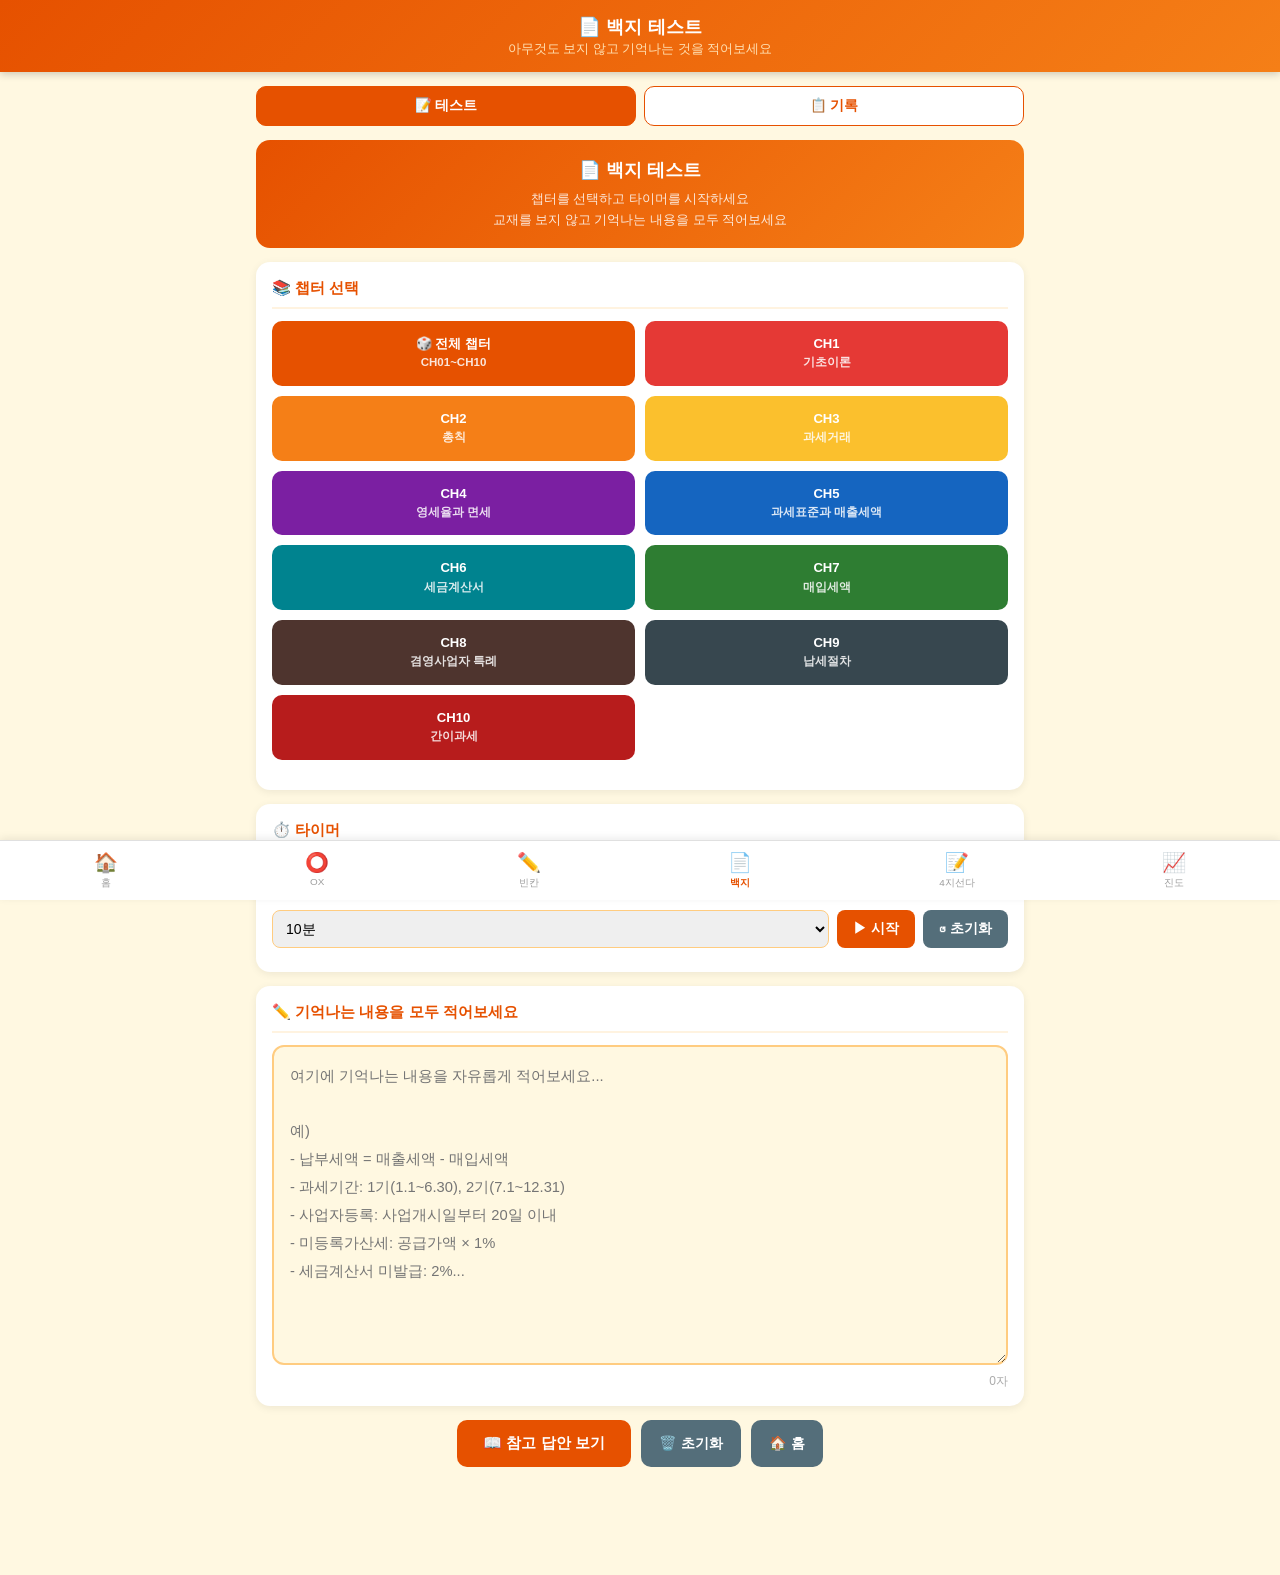
<file: white.html>
<!DOCTYPE html>
<html lang="ko">
<head>
  <meta charset="UTF-8">
  <meta name="viewport" content="width=device-width, initial-scale=1.0">
  <title>백지 테스트 | 부가가치세법</title>
  <link rel="stylesheet" href="style.css">
  <style>
    .white-header-card{background:linear-gradient(135deg,#E65100,#F57F17);color:white;border-radius:14px;padding:18px;margin-bottom:14px;text-align:center;}
    .white-header-card h2{font-size:1.1rem;margin-bottom:6px;}.white-header-card p{font-size:0.82rem;opacity:0.85;line-height:1.6;}
    .timer-wrap{display:flex;justify-content:center;align-items:center;gap:12px;margin:10px 0;}
    .timer-display{font-size:2rem;font-weight:bold;color:#E65100;font-variant-numeric:tabular-nums;min-width:80px;text-align:center;}
    .timer-display.warning{color:#E53935;}
    .timer-btn{padding:8px 16px;border:none;border-radius:8px;font-size:0.85rem;font-weight:bold;font-family:inherit;cursor:pointer;color:white;}
    .timer-btn.start{background:#E65100;}.timer-btn.stop{background:#E53935;}.timer-btn.reset{background:#546E7A;}
    .white-area{width:100%;min-height:320px;padding:16px;border:2px solid #FFCC80;border-radius:12px;font-size:0.92rem;font-family:inherit;background:#FFF8E1;line-height:1.9;resize:vertical;transition:border-color 0.2s;}
    .white-area:focus{outline:none;border-color:#E65100;}
    .word-count{text-align:right;font-size:0.75rem;color:#AAA;margin-top:4px;}
    .answer-section{display:none;margin-top:14px;}.answer-section.show{display:block;}
    .answer-card{background:#FFF3E0;border-radius:12px;padding:14px 16px;border-left:4px solid #E65100;margin-bottom:10px;}
    .answer-card .ans-title{font-size:0.88rem;font-weight:bold;color:#E65100;margin-bottom:8px;}
    .answer-card .ans-content{font-size:0.82rem;color:#333;line-height:1.8;white-space:pre-line;}
    .ch-select-grid{display:grid;grid-template-columns:repeat(2,1fr);gap:10px;margin-bottom:14px;}
    .ch-select-btn{padding:14px 8px;border:none;border-radius:10px;font-size:0.82rem;font-weight:bold;color:white;cursor:pointer;font-family:inherit;line-height:1.4;transition:opacity 0.2s;text-align:center;}
    .ch-select-btn:hover{opacity:0.85;}.ch-select-btn.selected{outline:3px solid #212121;outline-offset:2px;}
    .score-wrap{display:grid;grid-template-columns:repeat(3,1fr);gap:8px;margin:10px 0;}
    .score-btn{padding:12px 8px;border:none;border-radius:10px;font-size:0.85rem;font-weight:bold;cursor:pointer;font-family:inherit;color:white;transition:opacity 0.2s;}
    .score-btn.s1{background:#E53935;}.score-btn.s2{background:#F57F17;}.score-btn.s3{background:#2E7D32;}
    .record-item{background:white;border-radius:10px;padding:12px 14px;margin-bottom:8px;border-left:4px solid #E65100;box-shadow:0 1px 4px rgba(0,0,0,0.06);}
    .record-header{display:flex;justify-content:space-between;align-items:center;margin-bottom:4px;}
    .record-ch{font-weight:bold;font-size:0.88rem;color:#E65100;}.record-date{font-size:0.75rem;color:#AAA;}
    .record-score-badge{display:inline-block;padding:2px 10px;border-radius:12px;font-size:0.75rem;font-weight:bold;color:white;margin-top:4px;}
    .score-s1{background:#E53935;}.score-s2{background:#F57F17;}.score-s3{background:#2E7D32;}
    .tab-wrap{display:flex;gap:8px;margin-bottom:14px;}
    .tab-btn{flex:1;padding:10px;border:1.5px solid #E65100;border-radius:10px;font-size:0.85rem;font-weight:bold;cursor:pointer;background:white;color:#E65100;font-family:inherit;transition:all 0.15s;}
    .tab-btn.active{background:#E65100;color:white;}
  </style>
</head>
<body>

<div class="header">
  <h1>📄 백지 테스트</h1>
  <div class="sub">아무것도 보지 않고 기억나는 것을 적어보세요</div>
</div>

<div class="container">
  <div class="tab-wrap">
    <button class="tab-btn active" id="tabTest" onclick="setTab('test')">📝 테스트</button>
    <button class="tab-btn" id="tabRecord" onclick="setTab('record')">📋 기록</button>
  </div>

  <div id="testTab">
    <div class="white-header-card">
      <h2>📄 백지 테스트</h2>
      <p>챕터를 선택하고 타이머를 시작하세요<br>교재를 보지 않고 기억나는 내용을 모두 적어보세요</p>
    </div>
    <div class="card">
      <div class="card-title">📚 챕터 선택</div>
      <div class="ch-select-grid" id="chSelectGrid"></div>
    </div>
    <div class="card">
      <div class="card-title">⏱️ 타이머</div>
      <div class="timer-wrap"><div class="timer-display" id="timerDisplay">10:00</div></div>
      <div style="display:flex;gap:8px;margin-bottom:8px;">
        <select id="timerSelect" style="flex:1;padding:9px;border:1.5px solid #FFCC80;border-radius:8px;font-family:inherit;font-size:0.88rem;">
          <option value="300">5분</option><option value="600" selected>10분</option>
          <option value="900">15분</option><option value="1200">20분</option>
          <option value="1800">30분</option><option value="0">제한 없음</option>
        </select>
        <button class="timer-btn start" id="btnTimerStart" onclick="startTimer()">▶ 시작</button>
        <button class="timer-btn stop" id="btnTimerStop" onclick="stopTimer()" style="display:none;">⏸ 정지</button>
        <button class="timer-btn reset" onclick="resetTimer()">↺ 초기화</button>
      </div>
    </div>
    <div class="card">
      <div class="card-title" id="writeTitle">✏️ 기억나는 내용을 모두 적어보세요</div>
      <textarea class="white-area" id="whiteArea"
                placeholder="여기에 기억나는 내용을 자유롭게 적어보세요...

예)
- 납부세액 = 매출세액 - 매입세액
- 과세기간: 1기(1.1~6.30), 2기(7.1~12.31)
- 사업자등록: 사업개시일부터 20일 이내
- 미등록가산세: 공급가액 × 1%
- 세금계산서 미발급: 2%..."
                oninput="updateWordCount()"></textarea>
      <div class="word-count" id="wordCount">0자</div>
    </div>
    <div class="bottom-btns">
      <button class="btn-next" onclick="showAnswer()" style="background:#E65100;">📖 참고 답안 보기</button>
      <button class="btn-change" onclick="clearAll()">🗑️ 초기화</button>
      <button class="btn-change" style="background:#546E7A;" onclick="location.href='index.html'">🏠 홈</button>
    </div>
    <div class="answer-section" id="answerSection">
      <div class="card">
        <div class="card-title">📖 참고 답안</div>
        <div id="answerContent"></div>
      </div>
      <div class="card">
        <div class="card-title">⭐ 셀프 채점</div>
        <div style="font-size:0.85rem;color:#555;margin-bottom:10px;">참고 답안과 비교하여 자신의 암기 수준을 평가하세요</div>
        <div class="score-wrap">
          <button class="score-btn s1" onclick="saveRecord(1)">😓 많이 부족<br><span style="font-size:0.72rem;">30% 미만</span></button>
          <button class="score-btn s2" onclick="saveRecord(2)">🤔 조금 부족<br><span style="font-size:0.72rem;">30~70%</span></button>
          <button class="score-btn s3" onclick="saveRecord(3)">😊 잘 됐어요<br><span style="font-size:0.72rem;">70% 이상</span></button>
        </div>
      </div>
    </div>
  </div>

  <div id="recordTab" style="display:none;">
    <div class="card">
      <div class="card-title">📋 백지 테스트 기록</div>
      <div id="recordList"></div>
    </div>
    <div class="bottom-btns">
      <button style="background:#E53935;color:white;border:none;border-radius:10px;padding:12px 20px;font-size:0.9rem;font-weight:bold;font-family:inherit;cursor:pointer;" onclick="clearRecords()">🗑️ 기록 전체 삭제</button>
    </div>
  </div>
</div>

<div class="bottom-nav">
  <button class="nav-btn" onclick="location.href='index.html'"><span class="icon">🏠</span>홈</button>
  <button class="nav-btn" onclick="location.href='ox.html'"><span class="icon">⭕</span>OX</button>
  <button class="nav-btn" onclick="location.href='blank.html'"><span class="icon">✏️</span>빈칸</button>
  <button class="nav-btn active" onclick="location.href='white.html'"><span class="icon">📄</span>백지</button>
  <button class="nav-btn" onclick="location.href='choice.html'"><span class="icon">📝</span>4지선다</button>
  <button class="nav-btn" onclick="location.href='progress.html'"><span class="icon">📈</span>진도</button>
</div>

<script src="data/ch01.js"></script>
<script src="data/ch02.js"></script>
<script src="data/ch03.js"></script>
<script src="data/ch04.js"></script>
<script src="data/ch05.js"></script>
<script src="data/ch06.js"></script>
<script src="data/ch07.js"></script>
<script src="data/ch08.js"></script>
<script src="data/ch09.js"></script>
<script src="data/ch10.js"></script>
<script src="app.js"></script>
<script>
let selectedCh=null,timerInterval=null,timerSeconds=600,timerRunning=false,timerElapsed=0;

function init(){buildChSelect();renderRecords();}

function setTab(tab){
  document.getElementById('tabTest').className=`tab-btn ${tab==='test'?'active':''}`;
  document.getElementById('tabRecord').className=`tab-btn ${tab==='record'?'active':''}`;
  document.getElementById('testTab').style.display=tab==='test'?'block':'none';
  document.getElementById('recordTab').style.display=tab==='record'?'block':'none';
  if(tab==='record')renderRecords();
}

function buildChSelect(){
  const grid=document.getElementById('chSelectGrid');grid.innerHTML='';
  const colors=['#E53935','#F57F17','#FBC02D','#7B1FA2','#1565C0','#00838F','#2E7D32','#4E342E','#37474F','#B71C1C'];
  const allBtn=document.createElement('button');allBtn.className='ch-select-btn';allBtn.style.background='#E65100';allBtn.id='chbtn_ALL';allBtn.innerHTML='🎲 전체 챕터<br><span style="font-size:0.72rem;opacity:0.85;">CH01~CH10</span>';allBtn.onclick=()=>selectCh('ALL',allBtn);grid.appendChild(allBtn);
  CHAPTER_LIST.forEach((ch,i)=>{
    const btn=document.createElement('button');btn.className='ch-select-btn';btn.style.background=colors[i];btn.id=`chbtn_${ch.key}`;btn.innerHTML=`CH${i+1}<br><span style="font-size:0.72rem;opacity:0.85;">${ch.label.replace(/CH\d+\s*/,'')}</span>`;btn.onclick=()=>selectCh(ch.key,btn);grid.appendChild(btn);
  });
}

function selectCh(chKey,btnEl){
  selectedCh=chKey;document.querySelectorAll('.ch-select-btn').forEach(b=>b.classList.remove('selected'));btnEl.classList.add('selected');
  const ch=CHAPTER_LIST.find(c=>c.key===chKey);
  document.getElementById('writeTitle').textContent=`✏️ [${chKey==='ALL'?'전체 챕터':(ch?ch.label:chKey)}] 기억나는 내용을 모두 적어보세요`;
  showToast(`✅ ${chKey==='ALL'?'전체 챕터':(ch?ch.label:chKey)} 선택됨`);
}

function startTimer(){
  if(timerRunning)return;const sel=document.getElementById('timerSelect').value;timerSeconds=parseInt(sel)||600;if(sel==='0')timerSeconds=0;
  timerRunning=true;timerElapsed=0;
  document.getElementById('btnTimerStart').style.display='none';document.getElementById('btnTimerStop').style.display='inline-block';
  timerInterval=setInterval(()=>{
    if(timerSeconds===0){timerElapsed++;document.getElementById('timerDisplay').textContent=formatTime(timerElapsed);return;}
    timerSeconds--;timerElapsed++;
    const display=document.getElementById('timerDisplay');display.textContent=formatTime(timerSeconds);display.className=timerSeconds<=60?'timer-display warning':'timer-display';
    if(timerSeconds<=0){clearInterval(timerInterval);timerRunning=false;showToast('⏰ 시간이 종료되었습니다!');document.getElementById('btnTimerStart').style.display='inline-block';document.getElementById('btnTimerStop').style.display='none';}
  },1000);
}

function stopTimer(){clearInterval(timerInterval);timerRunning=false;document.getElementById('btnTimerStart').style.display='inline-block';document.getElementById('btnTimerStop').style.display='none';}
function resetTimer(){stopTimer();const sel=document.getElementById('timerSelect').value;timerSeconds=parseInt(sel)||600;timerElapsed=0;const display=document.getElementById('timerDisplay');display.textContent=sel==='0'?'00:00':formatTime(timerSeconds);display.className='timer-display';}
function formatTime(s){const m=Math.floor(s/60),sec=s%60;return `${String(m).padStart(2,'0')}:${String(sec).padStart(2,'0')}`;}
function updateWordCount(){document.getElementById('wordCount').textContent=`${document.getElementById('whiteArea').value.length}자`;}

function showAnswer(){
  if(!selectedCh){showToast('⚠️ 챕터를 먼저 선택하세요!');return;}
  stopTimer();
  const section=document.getElementById('answerSection');section.classList.add('show');
  const ansContent=document.getElementById('answerContent');let html='';
  const buildAnswer=(chKey)=>{
    const ch=getChData(chKey);if(!ch)return '';
    let ans=`<div class="answer-card"><div class="ans-title">📚 ${ch.title}</div><div class="ans-content">`;
    const cards=ch.cards||[];if(cards.length)ans+=cards.map(c=>`• ${c.front}\n  → ${c.back}`).join('\n\n');
    const numbers=ch.numbers||[];if(numbers.length){ans+='\n\n[핵심 숫자]\n';ans+=numbers.map(n=>`• ${n.val} → ${n.label}`).join('\n');}
    ans+=`</div></div>`;return ans;
  };
  if(selectedCh==='ALL')CHAPTER_LIST.forEach(ch=>{html+=buildAnswer(ch.key);});
  else html=buildAnswer(selectedCh);
  ansContent.innerHTML=html||'<div style="color:#aaa;text-align:center;padding:12px;">참고 답안이 없습니다</div>';
  section.scrollIntoView({behavior:'smooth'});
}

function saveRecord(score){
  if(!selectedCh){showToast('⚠️ 챕터를 먼저 선택하세요!');return;}
  const records=getWhiteRecords(),ch=CHAPTER_LIST.find(c=>c.key===selectedCh);
  records.push({id:Date.now(),chKey:selectedCh,chLabel:selectedCh==='ALL'?'전체 챕터':(ch?.label||selectedCh),score,content:document.getElementById('whiteArea').value.slice(0,200),elapsed:timerElapsed,date:getTodayStr()});
  if(records.length>100)records.splice(0,records.length-100);
  localStorage.setItem('vat_white',JSON.stringify(records));
  showToast({1:'😓 기록 저장!',2:'🤔 기록 저장!',3:'😊 기록 저장!'}[score]||'저장 완료!');
}

function getWhiteRecords(){const r=localStorage.getItem('vat_white');return r?JSON.parse(r):[];}

function renderRecords(){
  const records=getWhiteRecords().slice().reverse(),list=document.getElementById('recordList');
  if(!records.length){list.innerHTML='<div style="text-align:center;color:#aaa;padding:16px;">기록이 없습니다</div>';return;}
  const scoreLabels={1:'😓 많이 부족',2:'🤔 조금 부족',3:'😊 잘 됐어요'};
  list.innerHTML='';
  records.forEach(r=>{
    const item=document.createElement('div');item.className='record-item';
    item.innerHTML=`<div class="record-header"><span class="record-ch">${r.chLabel}</span><span class="record-date">📅 ${r.date}</span></div><span class="record-score-badge score-s${r.score}">${scoreLabels[r.score]||'-'}</span><div style="font-size:0.75rem;color:#888;margin-top:4px;">⏱️ ${formatTime(r.elapsed||0)} 소요</div>${r.content?`<div style="font-size:0.78rem;color:#777;margin-top:4px;border-top:1px solid #F0F0F0;padding-top:4px;">${r.content}${r.content.length>=200?'...':''}</div>`:''}`;
    list.appendChild(item);
  });
}

function clearAll(){if(!confirm('입력한 내용을 모두 지우시겠어요?'))return;document.getElementById('whiteArea').value='';document.getElementById('wordCount').textContent='0자';document.getElementById('answerSection').classList.remove('show');resetTimer();}
function clearRecords(){if(!confirm('모든 기록을 삭제하시겠어요?'))return;localStorage.removeItem('vat_white');renderRecords();showToast('🗑️ 기록이 삭제되었습니다');}
init();
</script>
</body>
</html>
</file>
<file: style.css>
/* ── 전체 기본 ── */
* { box-sizing: border-box; margin: 0; padding: 0; }

body {
  font-family: 'Malgun Gothic', '맑은 고딕', sans-serif;
  background: #FFF8E1;
  color: #212121;
  min-height: 100vh;
  padding-bottom: 80px;
}

/* ── 헤더 ── */
.header {
  background: linear-gradient(135deg, #E65100, #F57F17);
  color: white;
  padding: 14px 20px;
  text-align: center;
  position: sticky;
  top: 0;
  z-index: 100;
  box-shadow: 0 2px 8px rgba(0,0,0,0.2);
}

.header h1 { font-size: 1.15rem; font-weight: bold; }
.header .sub { font-size: 0.8rem; color: #FFE0B2; margin-top: 2px; }

/* ── 하단 네비 ── */
.bottom-nav {
  position: fixed;
  bottom: 0; left: 0;
  width: 100%;
  background: white;
  border-top: 1px solid #E0E0E0;
  display: flex;
  justify-content: space-around;
  padding: 6px 0;
  z-index: 100;
  box-shadow: 0 -2px 8px rgba(0,0,0,0.08);
}

.nav-btn {
  display: flex;
  flex-direction: column;
  align-items: center;
  gap: 2px;
  cursor: pointer;
  color: #9E9E9E;
  font-size: 0.62rem;
  border: none;
  background: none;
  padding: 4px 6px;
  font-family: inherit;
  transition: color 0.2s;
}

.nav-btn.active { color: #E65100; font-weight: bold; }
.nav-btn .icon { font-size: 1.2rem; }

/* ── 컨테이너 ── */
.container {
  max-width: 800px;
  margin: 0 auto;
  padding: 14px 16px;
}

/* ── 카드 ── */
.card {
  background: white;
  border-radius: 14px;
  padding: 16px;
  margin-bottom: 14px;
  box-shadow: 0 2px 8px rgba(0,0,0,0.07);
}

.card-title {
  font-size: 0.95rem;
  font-weight: bold;
  color: #E65100;
  margin-bottom: 12px;
  display: flex;
  align-items: center;
  gap: 6px;
  border-bottom: 2px solid #FFF3E0;
  padding-bottom: 8px;
}

/* ── 챕터 그리드 ── */
.chapter-grid {
  display: grid;
  grid-template-columns: repeat(2, 1fr);
  gap: 12px;
  margin-bottom: 16px;
}

.chapter-card {
  background: white;
  border-radius: 12px;
  padding: 16px 12px;
  box-shadow: 0 2px 8px rgba(0,0,0,0.08);
  cursor: pointer;
  transition: transform 0.2s, box-shadow 0.2s;
  border-left: 4px solid #E65100;
  text-decoration: none;
  color: inherit;
  display: block;
}

.chapter-card:hover {
  transform: translateY(-2px);
  box-shadow: 0 4px 14px rgba(0,0,0,0.12);
}

.chapter-card .ch-num { font-size: 0.75rem; color: #888; margin-bottom: 4px; }
.chapter-card .ch-name { font-size: 0.9rem; font-weight: bold; color: #E65100; margin-bottom: 6px; }
.chapter-card .ch-progress { background: #F0F0F0; border-radius: 4px; height: 6px; overflow: hidden; }
.chapter-card .ch-bar { height: 100%; border-radius: 4px; background: #E65100; transition: width 0.4s; }

/* ── 학습 유형 버튼 ── */
.type-grid {
  display: grid;
  grid-template-columns: repeat(2, 1fr);
  gap: 10px;
  margin-bottom: 14px;
}

.type-btn {
  padding: 16px 10px;
  border: none;
  border-radius: 12px;
  font-size: 0.88rem;
  font-weight: bold;
  color: white;
  cursor: pointer;
  font-family: inherit;
  line-height: 1.5;
  transition: opacity 0.2s, transform 0.1s;
  text-align: center;
}

.type-btn:hover { opacity: 0.88; transform: translateY(-1px); }
.type-btn:active { transform: scale(0.97); }

/* ── D-Day 배지 ── */
.dday-badge {
  background: linear-gradient(135deg, #E65100, #F57F17);
  color: white;
  border-radius: 12px;
  padding: 16px;
  text-align: center;
  margin-bottom: 14px;
}

.dday-badge .dday-num { font-size: 2.2rem; font-weight: bold; color: #FFF9C4; }
.dday-badge .dday-label { font-size: 0.82rem; color: #FFE0B2; margin-top: 2px; }

/* ── 문제 박스 ── */
.question-box {
  background: #FFF8E1;
  border-radius: 12px;
  padding: 18px;
  margin: 8px 0;
  border: 2px solid #FFCC80;
  font-size: 0.95rem;
  font-weight: bold;
  line-height: 1.8;
  min-height: 80px;
  white-space: pre-line;
}

.question-box .q-label { font-size: 0.75rem; color: #E65100; font-weight: bold; margin-bottom: 6px; display: block; }
.question-box .q-source { font-size: 0.72rem; color: #AAA; font-weight: normal; margin-top: 6px; display: block; }

/* 유형별 색상 */
.question-box.type1 { background: #FFF8E1; border-color: #FF8F00; }
.question-box.type2 { background: #FBE9E7; border-color: #E64A19; }
.question-box.type3 { background: #F3E5F5; border-color: #6A1B9A; }
.question-box.type4 { background: #E8EAF6; border-color: #283593; }
.question-box.type5 { background: #E0F7FA; border-color: #00838F; }

/* ── OX 버튼 ── */
.ox-wrap { display: flex; gap: 14px; justify-content: center; margin: 14px 0; }

.btn-o, .btn-x {
  flex: 1; max-width: 150px; height: 65px;
  font-size: 1.8rem; font-weight: bold;
  border: none; border-radius: 12px; cursor: pointer;
  color: white; transition: transform 0.1s, opacity 0.2s;
}

.btn-o { background: #E65100; }
.btn-x { background: #B71C1C; }
.btn-o:active, .btn-x:active { transform: scale(0.95); }
.btn-o:disabled, .btn-x:disabled { opacity: 0.45; cursor: default; }

/* ── 4지선다 보기 ── */
.options-wrap { display: flex; flex-direction: column; gap: 9px; margin: 10px 0; }

.opt-btn {
  width: 100%; padding: 13px 14px;
  background: #F5F5F5; border: 2px solid #E0E0E0;
  border-radius: 10px; font-size: 0.88rem;
  font-family: inherit; text-align: left; cursor: pointer;
  line-height: 1.5; transition: background 0.15s, border-color 0.15s;
  white-space: pre-line;
}

.opt-btn:hover:not(:disabled) { background: #FFF3E0; border-color: #E65100; }
.opt-btn:disabled { cursor: default; }
.opt-btn.correct { background: #C8E6C9; border-color: #2E7D32; color: #1B5E20; font-weight: bold; }
.opt-btn.wrong   { background: #FFCDD2; border-color: #B71C1C; color: #B71C1C; }

/* ── 빈칸 입력 ── */
.blank-input {
  width: 100%; padding: 12px 14px;
  border: 2px solid #FFCC80; border-radius: 10px;
  font-size: 0.95rem; font-family: inherit;
  background: #FFF8E1; margin: 8px 0; transition: border-color 0.2s;
}

.blank-input:focus { outline: none; border-color: #E65100; background: white; }
.blank-input.correct { border-color: #2E7D32; background: #C8E6C9; }
.blank-input.wrong   { border-color: #B71C1C; background: #FFCDD2; }

/* ── 정오 표시 ── */
.result-text { text-align: center; font-size: 1.05rem; font-weight: bold; padding: 6px 0; min-height: 30px; }
.result-text.correct { color: #1B5E20; }
.result-text.wrong   { color: #B71C1C; }

/* ── 해설 박스 ── */
.explain-box {
  background: #FFF3E0; border-radius: 10px; padding: 13px 15px;
  font-size: 0.85rem; color: #E65100; line-height: 1.7;
  margin: 6px 0 10px; border-left: 4px solid #F57F17;
  white-space: pre-line; display: none;
}

.explain-box.show { display: block; }

/* ── 원문 박스 ── */
.source-box {
  background: #FFF8E1; border-radius: 10px; padding: 12px 14px;
  font-size: 0.82rem; color: #555; line-height: 1.7;
  margin: 6px 0; border-left: 4px solid #FBC02D;
  white-space: pre-line; display: none;
}

.source-box.show { display: block; }

/* ── 진행 정보 ── */
.info-bar { display: flex; justify-content: space-between; align-items: center; padding: 6px 0 10px; font-size: 0.85rem; color: #555; }

.progress-wrap { background: #FFE0B2; border-radius: 6px; height: 8px; margin: 4px 0 10px; overflow: hidden; }
.progress-bar { height: 100%; border-radius: 6px; background: #E65100; transition: width 0.4s ease; }

/* ── 유형 배지 ── */
.type-badge { display: inline-block; padding: 3px 10px; border-radius: 20px; font-size: 0.78rem; font-weight: bold; color: white; margin-bottom: 6px; }

/* ── 하단 버튼 ── */
.bottom-btns { display: flex; gap: 10px; justify-content: center; margin: 10px 0 14px; flex-wrap: wrap; }

.btn-next { background: #E65100; color: white; border: none; border-radius: 10px; padding: 13px 26px; font-size: 0.95rem; font-weight: bold; font-family: inherit; cursor: pointer; }
.btn-next:disabled { background: #9E9E9E; cursor: default; }
.btn-show-source { background: #F57F17; color: white; border: none; border-radius: 10px; padding: 13px 18px; font-size: 0.88rem; font-weight: bold; font-family: inherit; cursor: pointer; }
.btn-change { background: #546E7A; color: white; border: none; border-radius: 10px; padding: 13px 18px; font-size: 0.88rem; font-weight: bold; font-family: inherit; cursor: pointer; }
.btn-save { width: 100%; padding: 14px; background: #E65100; color: white; border: none; border-radius: 10px; font-size: 1rem; font-weight: bold; font-family: inherit; cursor: pointer; margin-top: 8px; }

/* ── 플래시카드 ── */
.flashcard-wrap { perspective: 1000px; margin: 10px 0; }
.flashcard-inner { position: relative; width: 100%; min-height: 220px; transition: transform 0.5s; transform-style: preserve-3d; cursor: pointer; }
.flashcard-inner.flipped { transform: rotateY(180deg); }
.card-face { position: absolute; width: 100%; min-height: 220px; border-radius: 16px; padding: 28px 20px; display: flex; flex-direction: column; justify-content: center; align-items: center; text-align: center; backface-visibility: hidden; -webkit-backface-visibility: hidden; box-shadow: 0 4px 16px rgba(0,0,0,0.1); }
.card-front { background: white; border: 2px solid #FFCC80; }
.card-back  { background: #FFF3E0; border: 2px solid #E65100; transform: rotateY(180deg); }
.card-front .term  { font-size: 1.4rem; font-weight: bold; color: #E65100; line-height: 1.5; }
.card-back .meaning { font-size: 0.95rem; color: #E65100; line-height: 1.8; white-space: pre-line; }
.card-back .source  { font-size: 0.75rem; color: #888; margin-top: 10px; border-top: 1px solid #FFCC80; padding-top: 8px; width: 100%; text-align: center; }
.flip-hint { font-size: 0.75rem; color: #AAA; margin-top: 12px; }

/* ── 비교표 ── */
.compare-table { width: 100%; border-collapse: collapse; font-size: 0.82rem; }
.compare-table th { background: #E65100; color: white; padding: 10px 8px; text-align: center; }
.compare-table td { padding: 9px 8px; border-bottom: 1px solid #F0F0F0; vertical-align: top; line-height: 1.6; white-space: pre-line; }
.compare-table tr:nth-child(even) td { background: #FFF8E1; }
.compare-table .td-book { color: #E65100; }
.compare-table .td-tax  { color: #B71C1C; }
.compare-table .td-adj  { color: #E65100; font-weight: bold; }

/* ── 오답 목록 ── */
.wrong-item { background: #FFF8E1; border-radius: 10px; padding: 13px; margin-bottom: 8px; border-left: 4px solid #FBC02D; }
.wrong-item .wi-q { font-size: 0.88rem; font-weight: bold; margin-bottom: 6px; line-height: 1.5; white-space: pre-line; }
.wrong-item .wi-ans { display: flex; gap: 8px; flex-wrap: wrap; margin-bottom: 5px; }
.ans-my      { background: #FFCDD2; color: #B71C1C; padding: 3px 9px; border-radius: 6px; font-size: 0.78rem; font-weight: bold; }
.ans-correct { background: #C8E6C9; color: #1B5E20; padding: 3px 9px; border-radius: 6px; font-size: 0.78rem; font-weight: bold; }
.wrong-item .wi-exp { font-size: 0.8rem; color: #E65100; line-height: 1.6; white-space: pre-line; }

/* ── 모달 ── */
.modal-overlay { display: none; position: fixed; top: 0; left: 0; width: 100%; height: 100%; background: rgba(0,0,0,0.5); z-index: 200; justify-content: center; align-items: flex-end; }
.modal-overlay.active { display: flex; }
.modal { background: #FFF8E1; width: 100%; max-width: 800px; border-radius: 20px 20px 0 0; padding: 20px 16px 32px; max-height: 90vh; overflow-y: auto; animation: slideUp 0.25s ease; }
@keyframes slideUp { from { transform: translateY(100%); } to { transform: translateY(0); } }
.modal h2 { text-align: center; font-size: 1.1rem; color: #E65100; margin-bottom: 14px; }

/* ── 토스트 ── */
.toast { position: fixed; bottom: 80px; left: 50%; transform: translateX(-50%); background: #333; color: white; padding: 9px 22px; border-radius: 20px; font-size: 0.85rem; z-index: 999; opacity: 0; transition: opacity 0.3s; pointer-events: none; white-space: nowrap; }
.toast.show { opacity: 1; }

/* ── 챕터 색상 ── */
.ch01 { border-left-color: #E53935; } .ch02 { border-left-color: #F57F17; }
.ch03 { border-left-color: #FBC02D; } .ch04 { border-left-color: #7B1FA2; }
.ch05 { border-left-color: #1565C0; } .ch06 { border-left-color: #00838F; }
.ch07 { border-left-color: #2E7D32; } .ch08 { border-left-color: #4E342E; }
.ch09 { border-left-color: #37474F; } .ch10 { border-left-color: #B71C1C; }

/* ── 반응형 ── */
@media (max-width: 480px) {
  .header h1 { font-size: 1rem; }
  .chapter-grid { grid-template-columns: 1fr 1fr; }
  .type-grid { grid-template-columns: 1fr 1fr; }
  .question-box { font-size: 0.88rem; }
  .opt-btn { font-size: 0.82rem; padding: 11px 12px; }
  .btn-o, .btn-x { height: 58px; font-size: 1.6rem; }
  .nav-btn { font-size: 0.58rem; padding: 4px 4px; }
  .nav-btn .icon { font-size: 1.15rem; }
}
</file>
